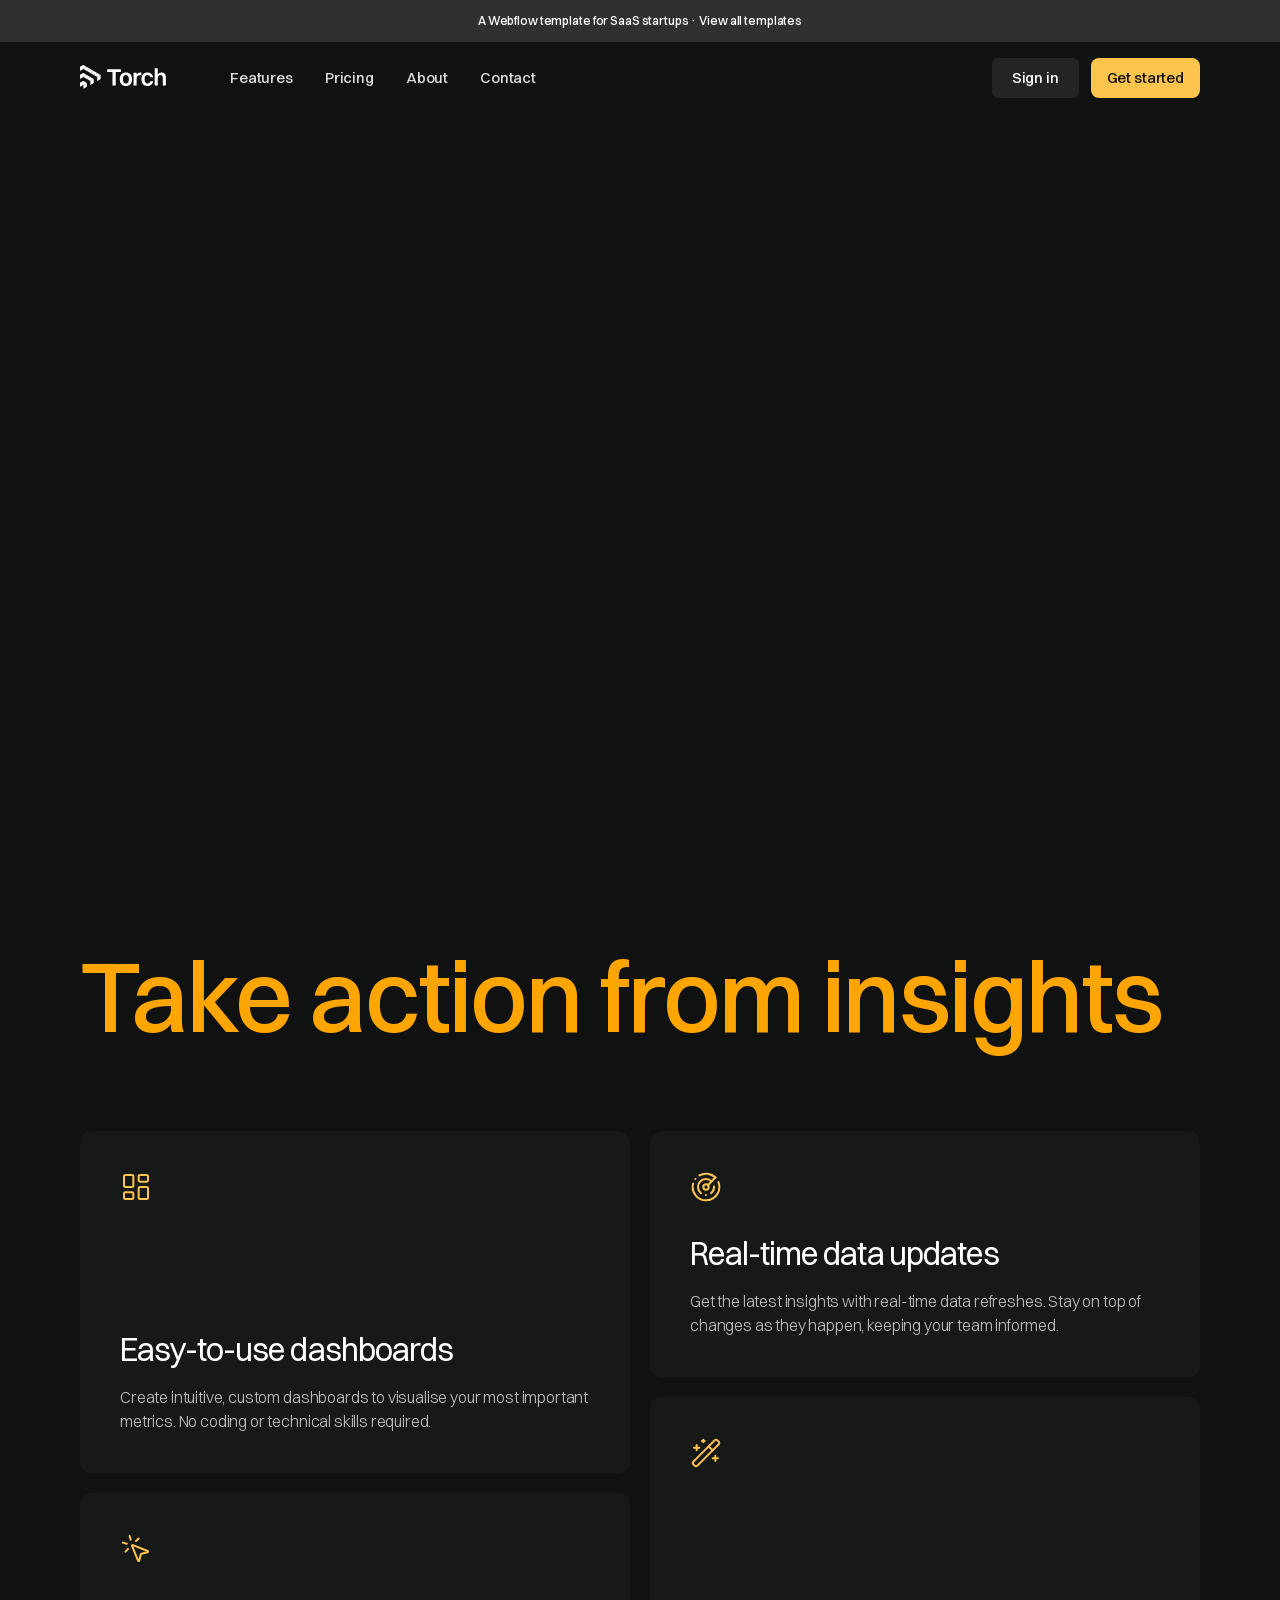
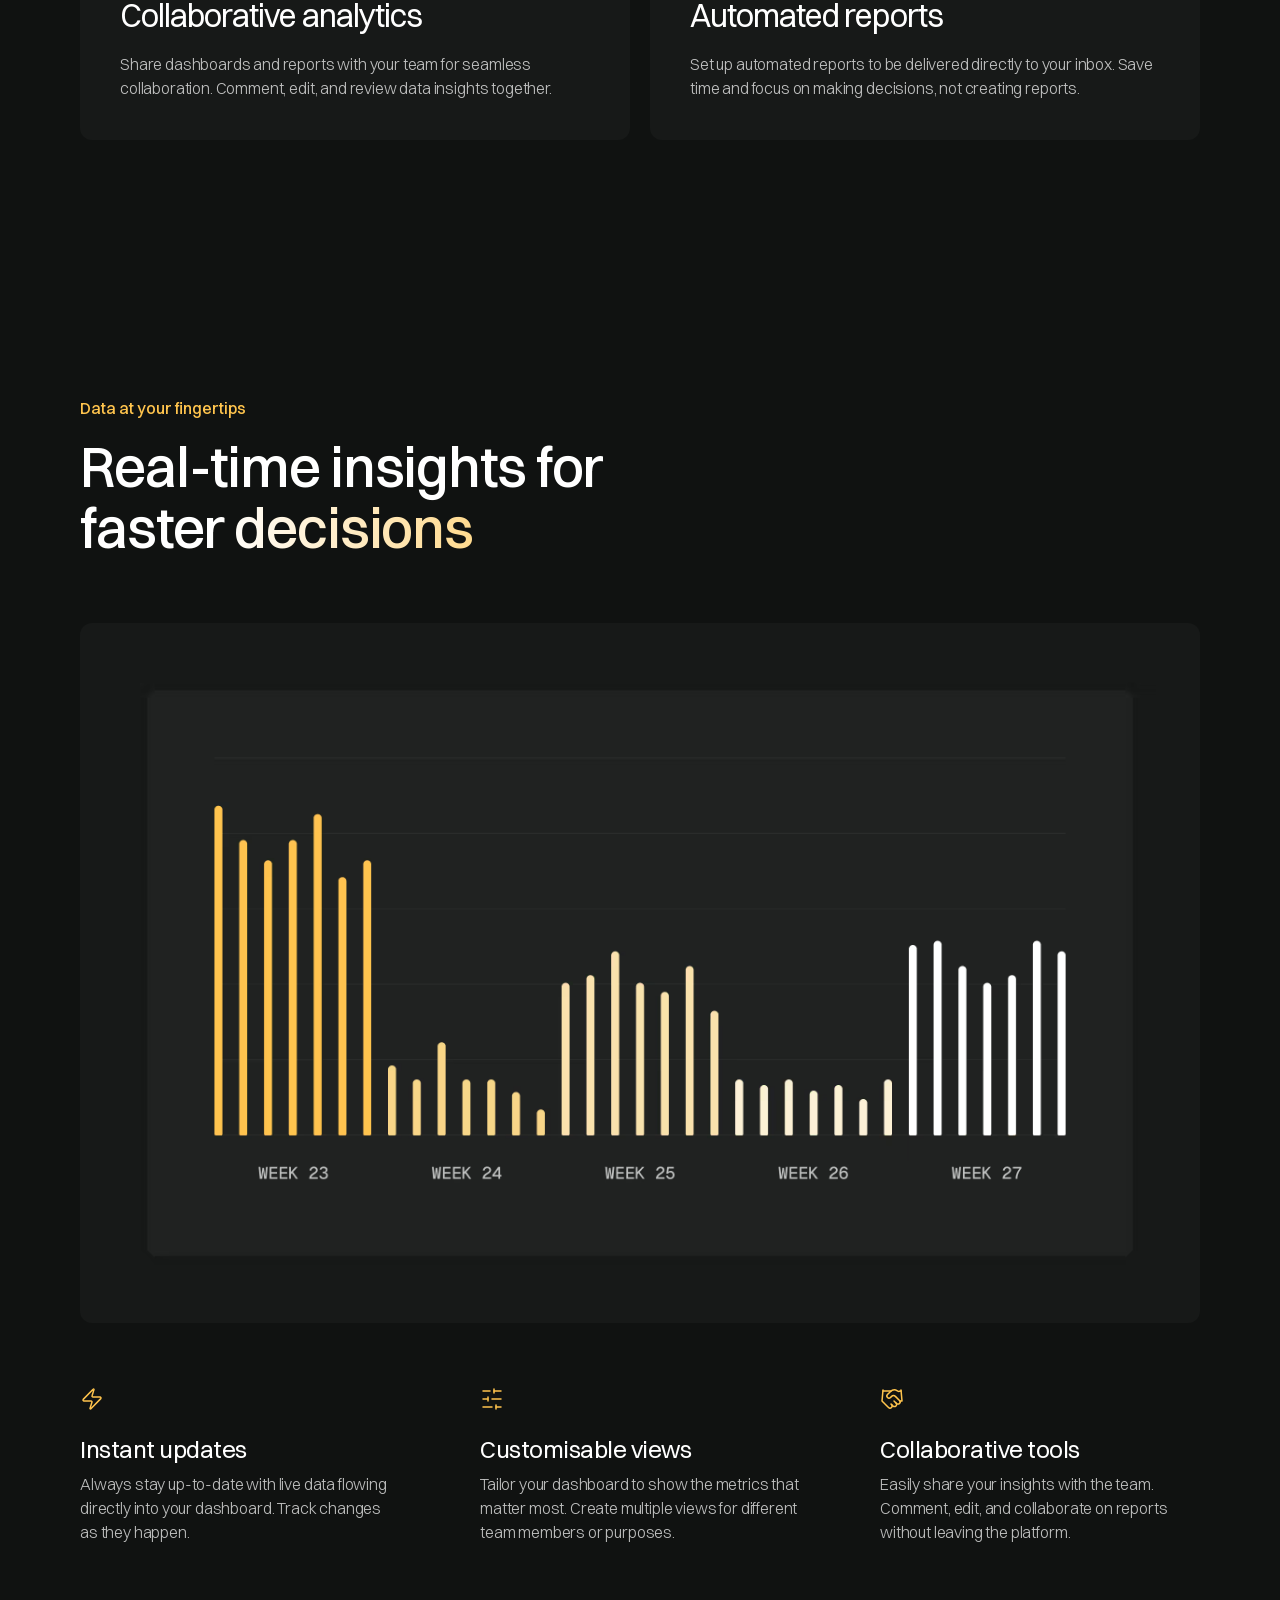
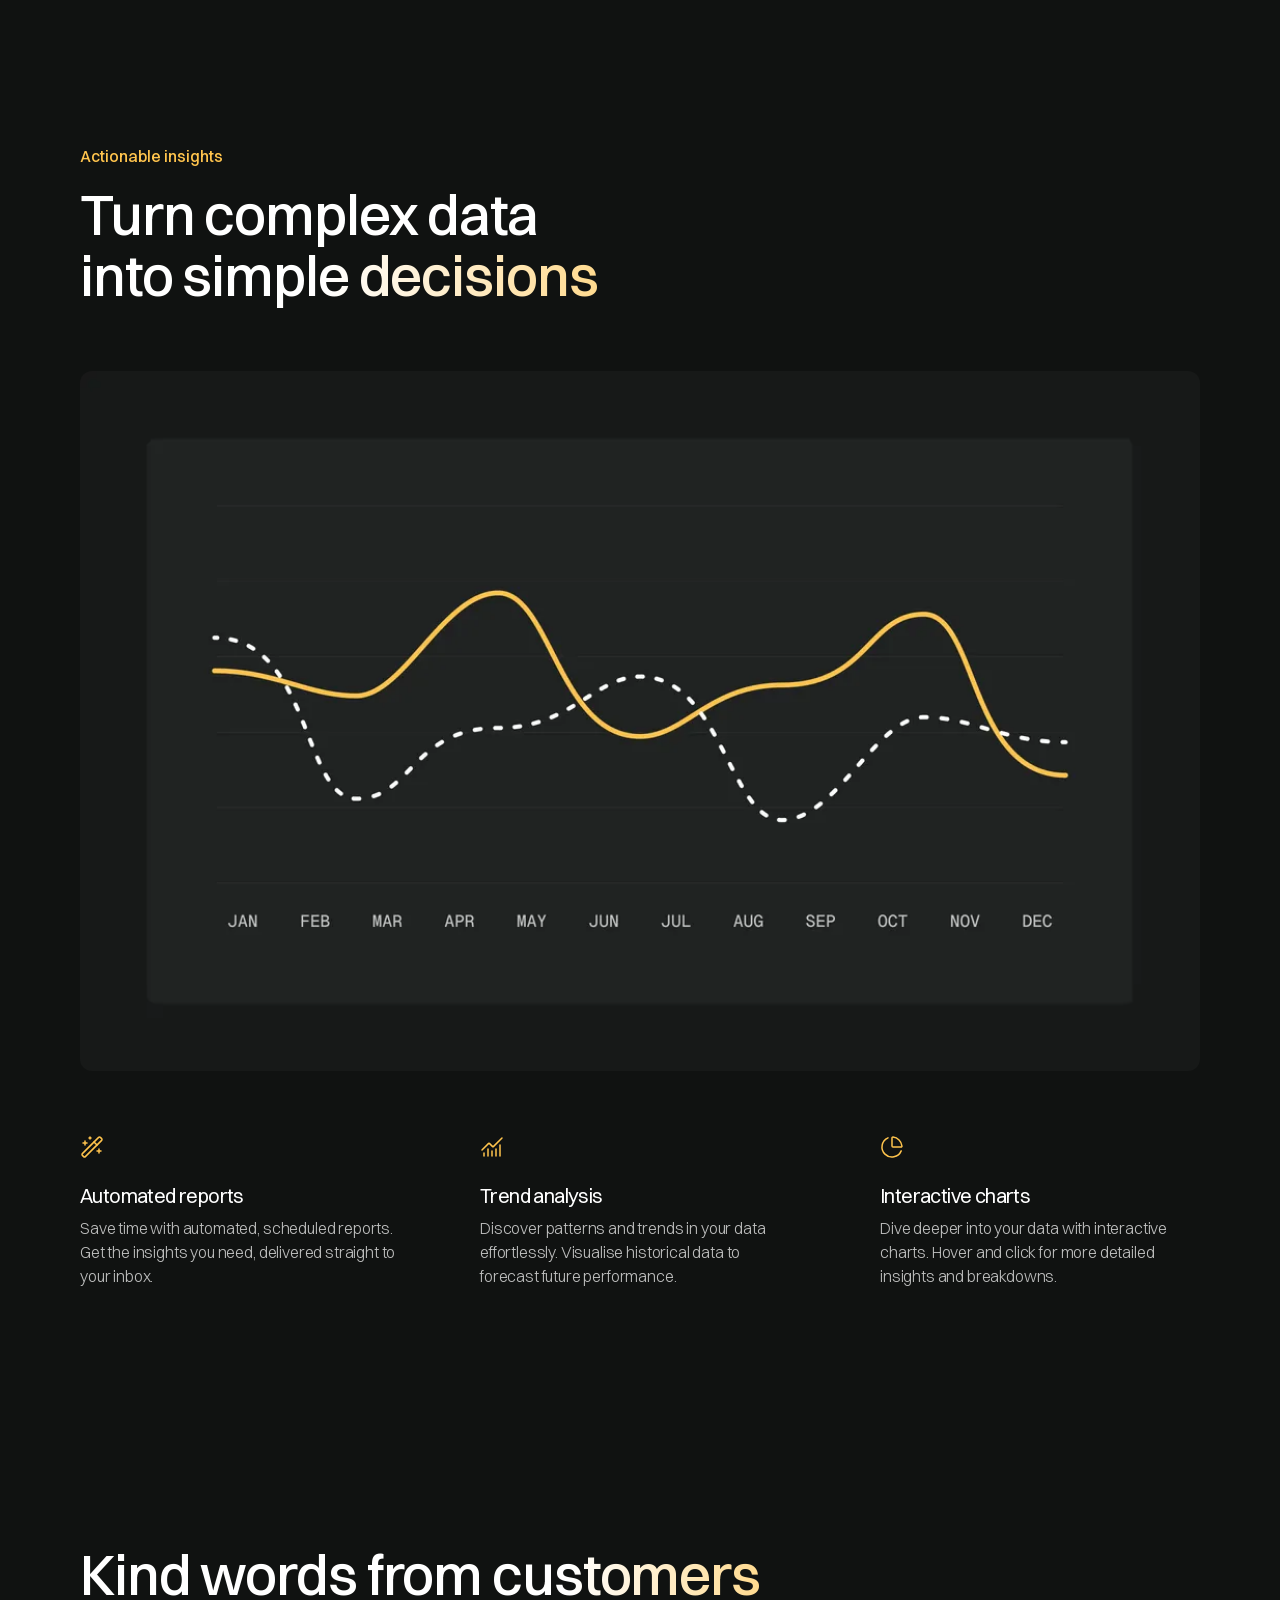
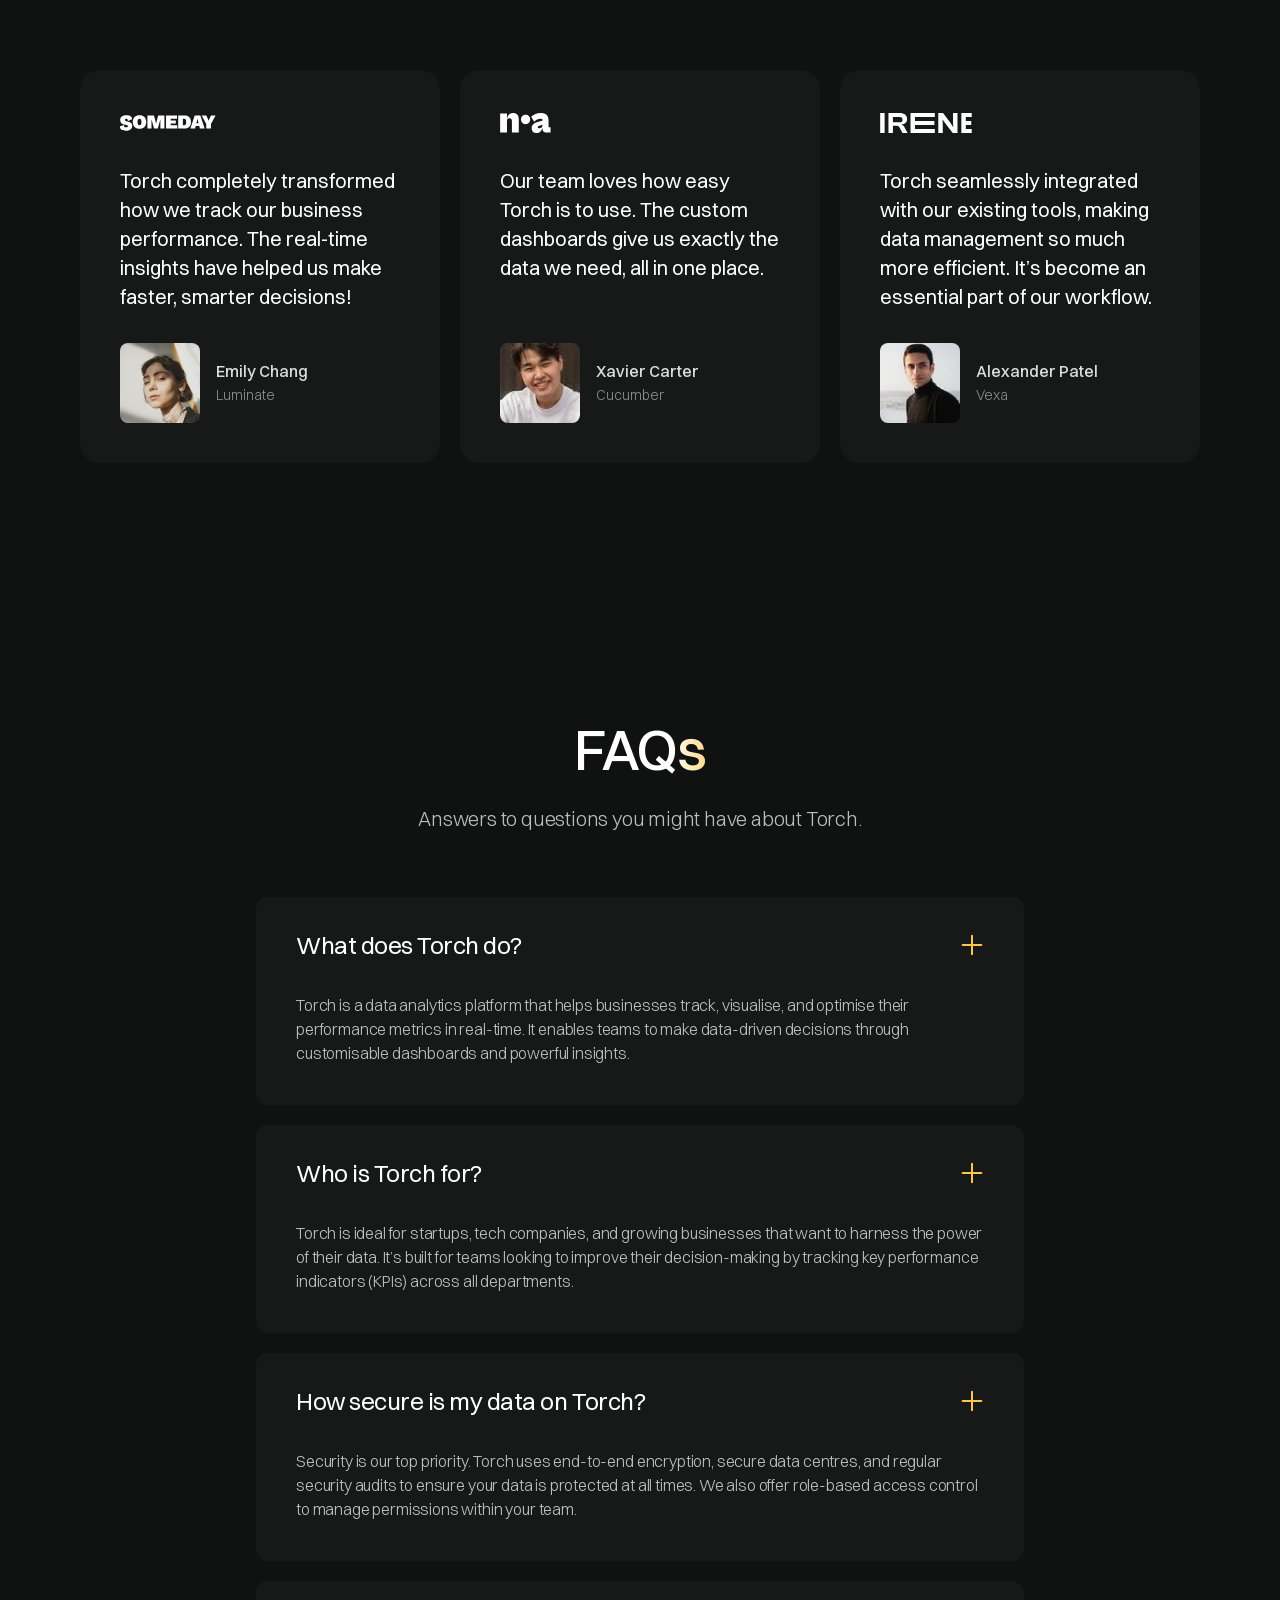
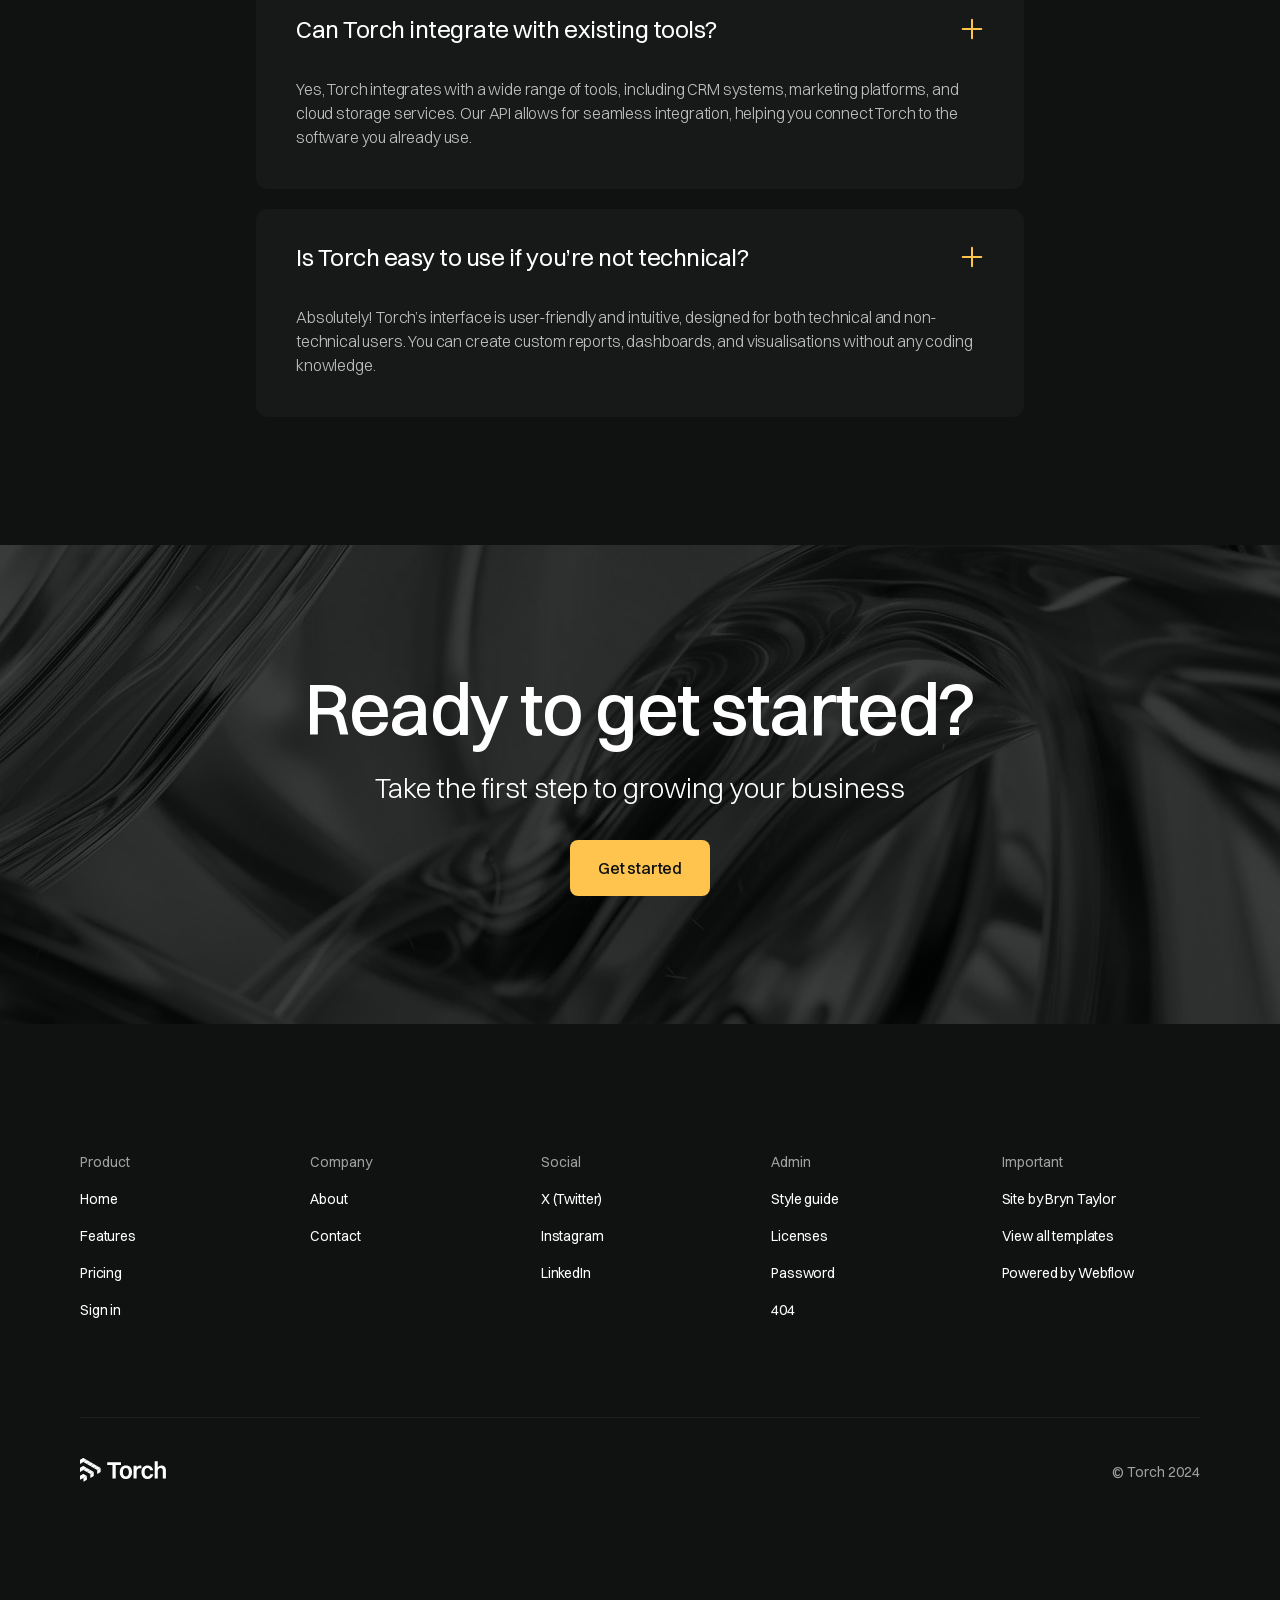
<file: index.html>
<!DOCTYPE html><!--  This site was created in Webflow. https://webflow.com  --><!--  Last Published: Thu May 01 2025 09:14:16 GMT+0000 (Coordinated Universal Time)  -->
<html data-wf-page="68133b546dc9814d99e0e4c3" data-wf-site="68133b546dc9814d99e0e4d4" lang="en">
<head>
  <meta charset="utf-8">
  <title>Torch · Webflow HTML website template</title>
  <meta content="Torch is a high-quality template for SaaS tech startups. It has multiple pages, sections and components to suit your needs. Take your company&#x27;s online presence to the next level." name="description">
  <meta content="Torch · Webflow HTML website template" property="og:title">
  <meta content="Torch is a high-quality template for SaaS tech startups. It has multiple pages, sections and components to suit your needs. Take your company&#x27;s online presence to the next level." property="og:description">
  <meta content="https://cdn.prod.website-files.com/66fad496e2674af9c6f8f4ef/6703e5e87c9ca1599100560c_torch-opengraph-image.png" property="og:image">
  <meta content="Torch · Webflow HTML website template" property="twitter:title">
  <meta content="Torch is a high-quality template for SaaS tech startups. It has multiple pages, sections and components to suit your needs. Take your company&#x27;s online presence to the next level." property="twitter:description">
  <meta content="https://cdn.prod.website-files.com/66fad496e2674af9c6f8f4ef/6703e5e87c9ca1599100560c_torch-opengraph-image.png" property="twitter:image">
  <meta property="og:type" content="website">
  <meta content="summary_large_image" name="twitter:card">
  <meta content="width=device-width, initial-scale=1" name="viewport">
  <meta content="Webflow" name="generator">
  <link href="css/normalize.css" rel="stylesheet" type="text/css">
  <link href="css/webflow.css" rel="stylesheet" type="text/css">
  <link href="css/vs-code-activity-d28e634aacc5f00c97586e.webflow.css" rel="stylesheet" type="text/css">
  <script type="text/javascript">!function(o,c){var n=c.documentElement,t=" w-mod-";n.className+=t+"js",("ontouchstart"in o||o.DocumentTouch&&c instanceof DocumentTouch)&&(n.className+=t+"touch")}(window,document);</script>
  <link href="images/favicon.png" rel="shortcut icon" type="image/x-icon">
  <link href="images/webclip.png" rel="apple-touch-icon">
</head>
<body>
  <a href="https://www.bryntaylor.co.uk/platform/webflow?ref=template" target="_blank" class="section banner w-inline-block">
    <div class="container-large">
      <div>A Webflow template for SaaS startups · View all templates</div>
    </div>
  </a>
  <div data-animation="default" class="nav w-nav" data-easing2="ease" fs-scrolldisable-element="smart-nav" data-easing="ease" data-collapse="medium" data-w-id="abad23f6-3206-d95e-518e-2548f4c46996" role="banner" data-duration="400">
    <div class="nav-container">
      <div class="logo-wrapper">
        <a href="index.html" aria-current="page" class="logo w-nav-brand w--current"><img src="images/torch-logo.svg" loading="lazy" width="Auto" height="24" alt="Logo"></a>
        <nav role="navigation" id="w-node-abad23f6-3206-d95e-518e-2548f4c4699b-f4c46996" class="nav-menu w-nav-menu">
          <a href="features.html" class="nav-link w-nav-link">Features</a>
          <a href="pricing.html" class="nav-link w-nav-link">Pricing</a>
          <a href="about.html" class="nav-link w-nav-link">About</a>
          <a href="contact.html" class="nav-link w-nav-link">Contact</a>
        </nav>
      </div>
      <div id="w-node-abad23f6-3206-d95e-518e-2548f4c469b0-f4c46996" class="actions-wrapper">
        <a href="sign-in.html" class="button-secondary small hide-mobile-portrait w-button">Sign in</a>
        <a href="#" class="button small hide-mobile-portrait w-button">Get started</a>
        <div class="nav-menu-button w-nav-button">
          <div class="menu-icon">
            <div class="menu-icon-line-top"></div>
            <div class="menu-icon-line-bottom"></div>
          </div>
        </div>
      </div>
    </div>
  </div>
  <section class="section">
    <div class="container-large">
      <div class="header-layout">
        <div class="header-content">
          <h1 data-w-id="05c97b58-b1ac-eabe-afbc-3861dce3b03f" style="-webkit-transform:translate3d(0, 24px, 0) scale3d(1, 1, 1) rotateX(0) rotateY(0) rotateZ(0) skew(0, 0);-moz-transform:translate3d(0, 24px, 0) scale3d(1, 1, 1) rotateX(0) rotateY(0) rotateZ(0) skew(0, 0);-ms-transform:translate3d(0, 24px, 0) scale3d(1, 1, 1) rotateX(0) rotateY(0) rotateZ(0) skew(0, 0);transform:translate3d(0, 24px, 0) scale3d(1, 1, 1) rotateX(0) rotateY(0) rotateZ(0) skew(0, 0);opacity:0" class="heading extra-large"><span class="text-gradient-overlay">Powerful Noel Insights</span></h1>
          <div class="spacer-32"></div>
          <p data-w-id="05c97b58-b1ac-eabe-afbc-3861dce3b041" style="-webkit-transform:translate3d(0, 24px, 0) scale3d(1, 1, 1) rotateX(0) rotateY(0) rotateZ(0) skew(0, 0);-moz-transform:translate3d(0, 24px, 0) scale3d(1, 1, 1) rotateX(0) rotateY(0) rotateZ(0) skew(0, 0);-ms-transform:translate3d(0, 24px, 0) scale3d(1, 1, 1) rotateX(0) rotateY(0) rotateZ(0) skew(0, 0);transform:translate3d(0, 24px, 0) scale3d(1, 1, 1) rotateX(0) rotateY(0) rotateZ(0) skew(0, 0);opacity:0" class="paragraph large">Torch makes data analysis easy for everyone. Visualise key metrics, track performance, and discover trends without needing a data science background.</p>
          <div class="spacer-32"></div>
          <div class="button-group">
            <a data-w-id="05c97b58-b1ac-eabe-afbc-3861dce3b045" style="-webkit-transform:translate3d(0, 24px, 0) scale3d(1, 1, 1) rotateX(0) rotateY(0) rotateZ(0) skew(0, 0);-moz-transform:translate3d(0, 24px, 0) scale3d(1, 1, 1) rotateX(0) rotateY(0) rotateZ(0) skew(0, 0);-ms-transform:translate3d(0, 24px, 0) scale3d(1, 1, 1) rotateX(0) rotateY(0) rotateZ(0) skew(0, 0);transform:translate3d(0, 24px, 0) scale3d(1, 1, 1) rotateX(0) rotateY(0) rotateZ(0) skew(0, 0);opacity:0" href="pricing.html" class="button w-button">Get started</a>
            <a href="/contact.html" data-w-id="05c97b58-b1ac-eabe-afbc-3861dce3b047" style="-webkit-transform:translate3d(0, 24px, 0) scale3d(1, 1, 1) rotateX(0) rotateY(0) rotateZ(0) skew(0, 0);-moz-transform:translate3d(0, 24px, 0) scale3d(1, 1, 1) rotateX(0) rotateY(0) rotateZ(0) skew(0, 0);-ms-transform:translate3d(0, 24px, 0) scale3d(1, 1, 1) rotateX(0) rotateY(0) rotateZ(0) skew(0, 0);transform:translate3d(0, 24px, 0) scale3d(1, 1, 1) rotateX(0) rotateY(0) rotateZ(0) skew(0, 0);opacity:0" class="make-me-pretty w-button">Learn more</a>
          </div>
          <div class="spacer-64"></div>
          <div data-w-id="2469359d-caa4-0f3d-e0f9-ac9d68bc0583" style="-webkit-transform:translate3d(0, 24px, 0) scale3d(1, 1, 1) rotateX(0) rotateY(0) rotateZ(0) skew(0, 0);-moz-transform:translate3d(0, 24px, 0) scale3d(1, 1, 1) rotateX(0) rotateY(0) rotateZ(0) skew(0, 0);-ms-transform:translate3d(0, 24px, 0) scale3d(1, 1, 1) rotateX(0) rotateY(0) rotateZ(0) skew(0, 0);transform:translate3d(0, 24px, 0) scale3d(1, 1, 1) rotateX(0) rotateY(0) rotateZ(0) skew(0, 0);opacity:0" class="social-proof-logos-wrapper"><img src="images/logo-1.svg" loading="lazy" alt="Logo" class="social-proof-logo"><img src="images/logo-2.svg" loading="lazy" alt="Logo" class="social-proof-logo"><img src="images/logo-4.svg" loading="lazy" alt="Logo" class="social-proof-logo"><img src="images/logo-3.svg" loading="lazy" alt="Logo" class="social-proof-logo"></div>
        </div>
        <div class="image-wrapper"><img class="hero-image" src="images/Ethereal-Abstract-Art_1Ethereal Abstract Art.avif" alt="Product image" style="opacity:0;-webkit-transform:translate3d(0, 24px, 0) scale3d(1, 1, 1) rotateX(0) rotateY(0) rotateZ(0) skew(0, 0);-moz-transform:translate3d(0, 24px, 0) scale3d(1, 1, 1) rotateX(0) rotateY(0) rotateZ(0) skew(0, 0);-ms-transform:translate3d(0, 24px, 0) scale3d(1, 1, 1) rotateX(0) rotateY(0) rotateZ(0) skew(0, 0);transform:translate3d(0, 24px, 0) scale3d(1, 1, 1) rotateX(0) rotateY(0) rotateZ(0) skew(0, 0)" sizes="(max-width: 479px) 100vw, (max-width: 767px) 83vw, (max-width: 991px) 87vw, 38vw" data-w-id="d5a852ed-62d2-ecf7-eaf5-3b02d986643e" loading="lazy" ></div>
      </div>
    </div>
  </section>
  <section class="section">
    <div id="learn-more" class="container-large">
      <h2 class="my-class">Take action from insights</h2>
      <div class="spacer-80"></div>
      <div class="w-layout-grid card-list">
        <div id="w-node-_38f718e7-ef7d-cf1b-5d32-9110617504c1-617504ba" class="card-item"><img src="images/layout-dashboard.svg" loading="lazy" alt="Dashboard icon" class="icon-large">
          <div class="spacer-128"></div>
          <h3 class="heading medium">Easy-to-use dashboards</h3>
          <div class="spacer-16"></div>
          <p class="paragraph">Create intuitive, custom dashboards to visualise your most important metrics. No coding or technical skills required.</p>
        </div>
        <div class="card-item"><img src="images/radar.svg" loading="lazy" alt="Radar icon" class="icon-large">
          <div class="spacer-32"></div>
          <h3 class="heading medium">Real-time data updates</h3>
          <div class="spacer-16"></div>
          <p class="paragraph">Get the latest insights with real-time data refreshes. Stay on top of changes as they happen, keeping your team informed.</p>
        </div>
        <div id="w-node-d05e47e2-aa32-2547-947a-66fd2ccb7be0-617504ba" class="card-item"><img src="images/wand-sparkles.svg" loading="lazy" alt="Magic icon" class="icon-large">
          <div class="spacer-128"></div>
          <h3 class="heading medium">Automated reports</h3>
          <div class="spacer-16"></div>
          <p class="paragraph">Set up automated reports to be delivered directly to your inbox. Save time and focus on making decisions, not creating reports.</p>
        </div>
        <div class="card-item"><img src="images/mouse-pointer-click.svg" loading="lazy" alt="Mouse icon" class="icon-large">
          <div class="spacer-32"></div>
          <h3 class="heading medium">Collaborative analytics</h3>
          <div class="spacer-16"></div>
          <p class="paragraph">Share dashboards and reports with your team for seamless collaboration. Comment, edit, and review data insights together.</p>
        </div>
      </div>
    </div>
  </section>
  <section class="section">
    <div class="container-large">
      <div class="features-list">
        <div class="w-layout-grid feature-item">
          <div class="feature-content">
            <div class="text-color-accent text-weight-medium">Data at your fingertips</div>
            <div class="spacer-16"></div>
            <h2 class="heading large"><span class="text-gradient-overlay">Real-time insights for faster decisions</span></h2>
          </div>
          <div class="image-wrapper"><img src="images/torch-product-image-2_1torch-product-image-2.avif" loading="lazy" sizes="(max-width: 479px) 100vw, (max-width: 767px) 83vw, (max-width: 991px) 87vw, 84vw" srcset="images/torch-product-image-2_1torch-product-image-2.avif 500w, images/torch-product-image-2_1torch-product-image-2.avif 800w, images/torch-product-image-2_1torch-product-image-2.avif 2400w" alt="Product image" class="feature-image"></div>
          <div class="grid-3-column">
            <div class="benefit-item"><img src="images/zap.svg" loading="lazy" alt="Zap icon" class="icon-medium">
              <div class="spacer-24"></div>
              <h3 class="heading regular">Instant updates</h3>
              <div class="spacer-8"></div>
              <p class="paragraph">Always stay up-to-date with live data flowing directly into your dashboard. Track changes as they happen.</p>
            </div>
            <div class="benefit-item"><img src="images/sliders-horizontal.svg" loading="lazy" alt="Sliders icon" class="icon-medium">
              <div class="spacer-24"></div>
              <h3 class="heading regular">Customisable views</h3>
              <div class="spacer-8"></div>
              <p class="paragraph">Tailor your dashboard to show the metrics that matter most. Create multiple views for different team members or purposes.</p>
            </div>
            <div class="benefit-item"><img src="images/handshake.svg" loading="lazy" alt="Handshake icon" class="icon-medium">
              <div class="spacer-24"></div>
              <h3 class="heading regular">Collaborative tools</h3>
              <div class="spacer-8"></div>
              <p class="paragraph">Easily share your insights with the team. Comment, edit, and collaborate on reports without leaving the platform.</p>
            </div>
          </div>
        </div>
        <div class="w-layout-grid feature-item">
          <div class="feature-content">
            <div class="text-color-accent text-weight-medium">Actionable insights</div>
            <div class="spacer-16"></div>
            <h2 class="heading large"><span class="text-gradient-overlay">Turn complex data into simple decisions</span></h2>
          </div>
          <div class="image-wrapper"><img src="images/torch-product-image-3_1torch-product-image-3.avif" loading="lazy" sizes="(max-width: 479px) 100vw, (max-width: 767px) 83vw, (max-width: 991px) 87vw, 84vw" srcset="images/torch-product-image-3_1torch-product-image-3.avif 500w, images/torch-product-image-3_1torch-product-image-3.avif 800w, images/torch-product-image-3_1torch-product-image-3.avif 1080w, images/torch-product-image-3_1torch-product-image-3.avif 2400w" alt="Product image" class="feature-image"></div>
          <div class="grid-3-column">
            <div class="benefit-item"><img src="images/wand-sparkles.svg" loading="lazy" alt="Magic icon" class="icon-medium">
              <div class="spacer-24"></div>
              <h3 class="heading small">Automated reports</h3>
              <div class="spacer-8"></div>
              <p class="paragraph">Save time with automated, scheduled reports. Get the insights you need, delivered straight to your inbox.</p>
            </div>
            <div class="benefit-item"><img src="images/chart-no-axes-combined.svg" loading="lazy" alt="Chart icon" class="icon-medium">
              <div class="spacer-24"></div>
              <h3 class="heading small">Trend analysis</h3>
              <div class="spacer-8"></div>
              <p class="paragraph">Discover patterns and trends in your data effortlessly. Visualise historical data to forecast future performance.</p>
            </div>
            <div class="benefit-item"><img src="images/chart-pie.svg" loading="lazy" alt="Pie icon" class="icon-medium">
              <div class="spacer-24"></div>
              <h3 class="heading small">Interactive charts</h3>
              <div class="spacer-8"></div>
              <p class="paragraph">Dive deeper into your data with interactive charts. Hover and click for more detailed insights and breakdowns.</p>
            </div>
          </div>
        </div>
      </div>
    </div>
  </section>
  <section class="section">
    <div class="container-large">
      <h2 class="heading large"><span class="text-gradient-overlay">Kind words from customers</span></h2>
      <div class="spacer-64"></div>
      <div class="w-layout-grid testimonials-list">
        <div class="testimonials-card">
          <div class="testimonials-content-top"><img src="images/logo-1.svg" loading="lazy" alt="Logo" class="testimonial-logo">
            <div class="spacer-32"></div>
            <div class="paragraph large">Torch completely transformed how we track our business performance. The real-time insights have helped us make faster, smarter decisions!</div>
            <div class="spacer-32"></div>
          </div>
          <div class="testimonial-details">
            <div class="testimonial-image-wrapper"><img src="images/pexels-olena-bohovyk-3646160_1pexels-olena-bohovyk-3646160.avif" loading="lazy" alt="" class="testimonial-image"></div>
            <div class="testimonial-details-text">
              <div class="paragraph text-weight-medium">Emily Chang</div>
              <div class="text-color-muted">
                <div class="paragraph small">Luminate</div>
              </div>
            </div>
          </div>
        </div>
        <div class="testimonials-card">
          <div class="testimonials-content-top"><img src="images/logo-3.svg" loading="lazy" width="Auto" height="Auto" alt="Logo" class="testimonial-logo">
            <div class="spacer-32"></div>
            <div class="paragraph large">Our team loves how easy Torch is to use. The custom dashboards give us exactly the data we need, all in one place.</div>
            <div class="spacer-32"></div>
          </div>
          <div class="testimonial-details">
            <div class="testimonial-image-wrapper"><img src="images/pexels-monstera-5384445_1pexels-monstera-5384445.avif" loading="lazy" alt="" class="testimonial-image"></div>
            <div class="testimonial-details-text">
              <div class="paragraph text-weight-medium">Xavier Carter</div>
              <div class="text-color-muted">
                <div class="paragraph small">Cucumber</div>
              </div>
            </div>
          </div>
        </div>
        <div class="testimonials-card">
          <div class="testimonials-content-top"><img src="images/logo-4.svg" loading="lazy" alt="Logo" class="testimonial-logo">
            <div class="spacer-32"></div>
            <div class="paragraph large">Torch seamlessly integrated with our existing tools, making data management so much more efficient. It’s become an essential part of our workflow.</div>
            <div class="spacer-32"></div>
          </div>
          <div class="testimonial-details">
            <div class="testimonial-image-wrapper"><img src="images/pexels-amir-esrafili-6274712_1pexels-amir-esrafili-6274712.avif" loading="lazy" alt="" class="testimonial-image"></div>
            <div class="testimonial-details-text">
              <div class="paragraph text-weight-medium">Alexander Patel</div>
              <div class="text-color-muted">
                <div class="paragraph small">Vexa</div>
              </div>
            </div>
          </div>
        </div>
      </div>
    </div>
  </section>
  <section class="section">
    <div class="container-small">
      <div class="w-layout-grid faq-wrapper">
        <div class="faq-content">
          <h2><span class="text-gradient-overlay">FAQs</span></h2>
          <div class="spacer-24"></div>
          <p class="paragraph large">Answers to questions you might have about Torch.</p>
        </div>
        <div class="w-layout-grid faq-list">
          <div class="faq-accordion">
            <div data-w-id="ec766c24-12b7-b94d-ff49-9f5d83ef1eb9" class="faq-question">
              <h3 class="heading regular">What does Torch do?</h3><img src="images/plus.svg" loading="lazy" alt="Plus icon" class="faq-icon">
            </div>
            <div class="faq-answer">
              <p>Torch is a data analytics platform that helps businesses track, visualise, and optimise their performance metrics in real-time. It enables teams to make data-driven decisions through customisable dashboards and powerful insights.</p>
              <div class="spacer-40"></div>
            </div>
          </div>
          <div class="faq-accordion">
            <div data-w-id="54dd60b7-6fa8-ef93-355b-a321568ed0f3" class="faq-question">
              <h3 class="heading regular">Who is Torch for?</h3><img src="images/plus.svg" loading="lazy" alt="Plus icon" class="faq-icon">
            </div>
            <div class="faq-answer">
              <p>Torch is ideal for startups, tech companies, and growing businesses that want to harness the power of their data. It’s built for teams looking to improve their decision-making by tracking key performance indicators (KPIs) across all departments.</p>
              <div class="spacer-40"></div>
            </div>
          </div>
          <div class="faq-accordion">
            <div data-w-id="8ab634aa-24ca-0337-fd94-c3fe5e0a7e59" class="faq-question">
              <h3 class="heading regular">How secure is my data on Torch?</h3><img src="images/plus.svg" loading="lazy" alt="Plus icon" class="faq-icon">
            </div>
            <div class="faq-answer">
              <p>Security is our top priority. Torch uses end-to-end encryption, secure data centres, and regular security audits to ensure your data is protected at all times. We also offer role-based access control to manage permissions within your team.</p>
              <div class="spacer-40"></div>
            </div>
          </div>
          <div class="faq-accordion">
            <div data-w-id="c4ba0a19-3c90-69c7-36b8-7f895b683a5d" class="faq-question">
              <h3 class="heading regular">Can Torch integrate with existing tools?</h3><img src="images/plus.svg" loading="lazy" alt="Plus icon" class="faq-icon">
            </div>
            <div class="faq-answer">
              <p>Yes, Torch integrates with a wide range of tools, including CRM systems, marketing platforms, and cloud storage services. Our API allows for seamless integration, helping you connect Torch to the software you already use.</p>
              <div class="spacer-40"></div>
            </div>
          </div>
          <div class="faq-accordion">
            <div data-w-id="ee4ae58f-1cc5-15cd-2792-90620b0aa16a" class="faq-question">
              <h3 class="heading regular">Is Torch easy to use if you’re not technical?</h3><img src="images/plus.svg" loading="lazy" alt="Plus icon" class="faq-icon">
            </div>
            <div class="faq-answer">
              <p>Absolutely! Torch’s interface is user-friendly and intuitive, designed for both technical and non-technical users. You can create custom reports, dashboards, and visualisations without any coding knowledge.</p>
              <div class="spacer-40"></div>
            </div>
          </div>
        </div>
      </div>
    </div>
  </section>
  <section class="section is-relative">
    <div class="cta-card-content">
      <div class="text-box">
        <div>
          <h2 class="heading extra-large">Ready to get started?</h2>
        </div>
        <div class="spacer-16"></div>
        <div class="paragraph extra-large">Take the first step to growing your business</div>
      </div>
      <div class="spacer-32"></div>
      <a href="#" class="button w-button">Get started</a>
    </div>
    <div class="gradient-image"></div>
  </section>
  <section class="section">
    <div class="container-large">
      <div class="footer-grid">
        <div class="footer-column">
          <div class="text-color-muted">Product</div>
          <a href="index.html" aria-current="page" class="footer-link w--current">Home</a>
          <a href="features.html" class="footer-link">Features</a>
          <a href="pricing.html" class="footer-link">Pricing</a>
          <a href="sign-in.html" class="footer-link">Sign in</a>
        </div>
        <div class="footer-column">
          <div class="text-color-muted">Company</div>
          <a href="about.html" class="footer-link">About</a>
          <a href="contact.html" class="footer-link">Contact</a>
        </div>
        <div class="footer-column">
          <div class="text-color-muted">Social</div>
          <a href="https://x.com/" target="_blank" class="footer-link">X (Twitter)</a>
          <a href="https://www.instagram.com/" target="_blank" class="footer-link">Instagram</a>
          <a href="https://www.linkedin.com/" target="_blank" class="footer-link">LinkedIn</a>
        </div>
        <div class="footer-column">
          <div class="text-color-muted">Admin</div>
          <a href="admin/styleguide.html" class="footer-link">Style guide</a>
          <a href="admin/licenses.html" class="footer-link">Licenses</a>
          <a href="401.html" class="footer-link">Password</a>
          <a href="404.html" class="footer-link">404</a>
        </div>
        <div class="footer-column">
          <div class="text-color-muted">Important</div>
          <a href="https://www.bryntaylor.co.uk/?ref=template" target="_blank" class="footer-link">Site by Bryn Taylor</a>
          <a href="https://www.bryntaylor.co.uk/platform/webflow?ref=template" target="_blank" class="footer-link">View all templates</a>
          <a href="https://webflow.com/" target="_blank" class="footer-link">Powered by Webflow</a>
        </div>
      </div>
      <div class="spacer-96"></div>
      <div class="divider-line"></div>
      <div class="spacer-40"></div>
      <div class="footer-bottom">
        <a href="index.html" aria-current="page" class="logo w-nav-brand w--current"><img src="images/torch-logo.svg" loading="lazy" width="Auto" height="24" alt="Logo"></a>
        <div class="footer-link text-color-muted">© Torch 2024</div>
      </div>
    </div>
  </section>
  <script src="https://d3e54v103j8qbb.cloudfront.net/js/jquery-3.5.1.min.dc5e7f18c8.js?site=68133b546dc9814d99e0e4d4" type="text/javascript" integrity="sha256-9/aliU8dGd2tb6OSsuzixeV4y/faTqgFtohetphbbj0=" crossorigin="anonymous"></script>
  <script src="js/webflow.js" type="text/javascript"></script>
</body>
</html>
</file>
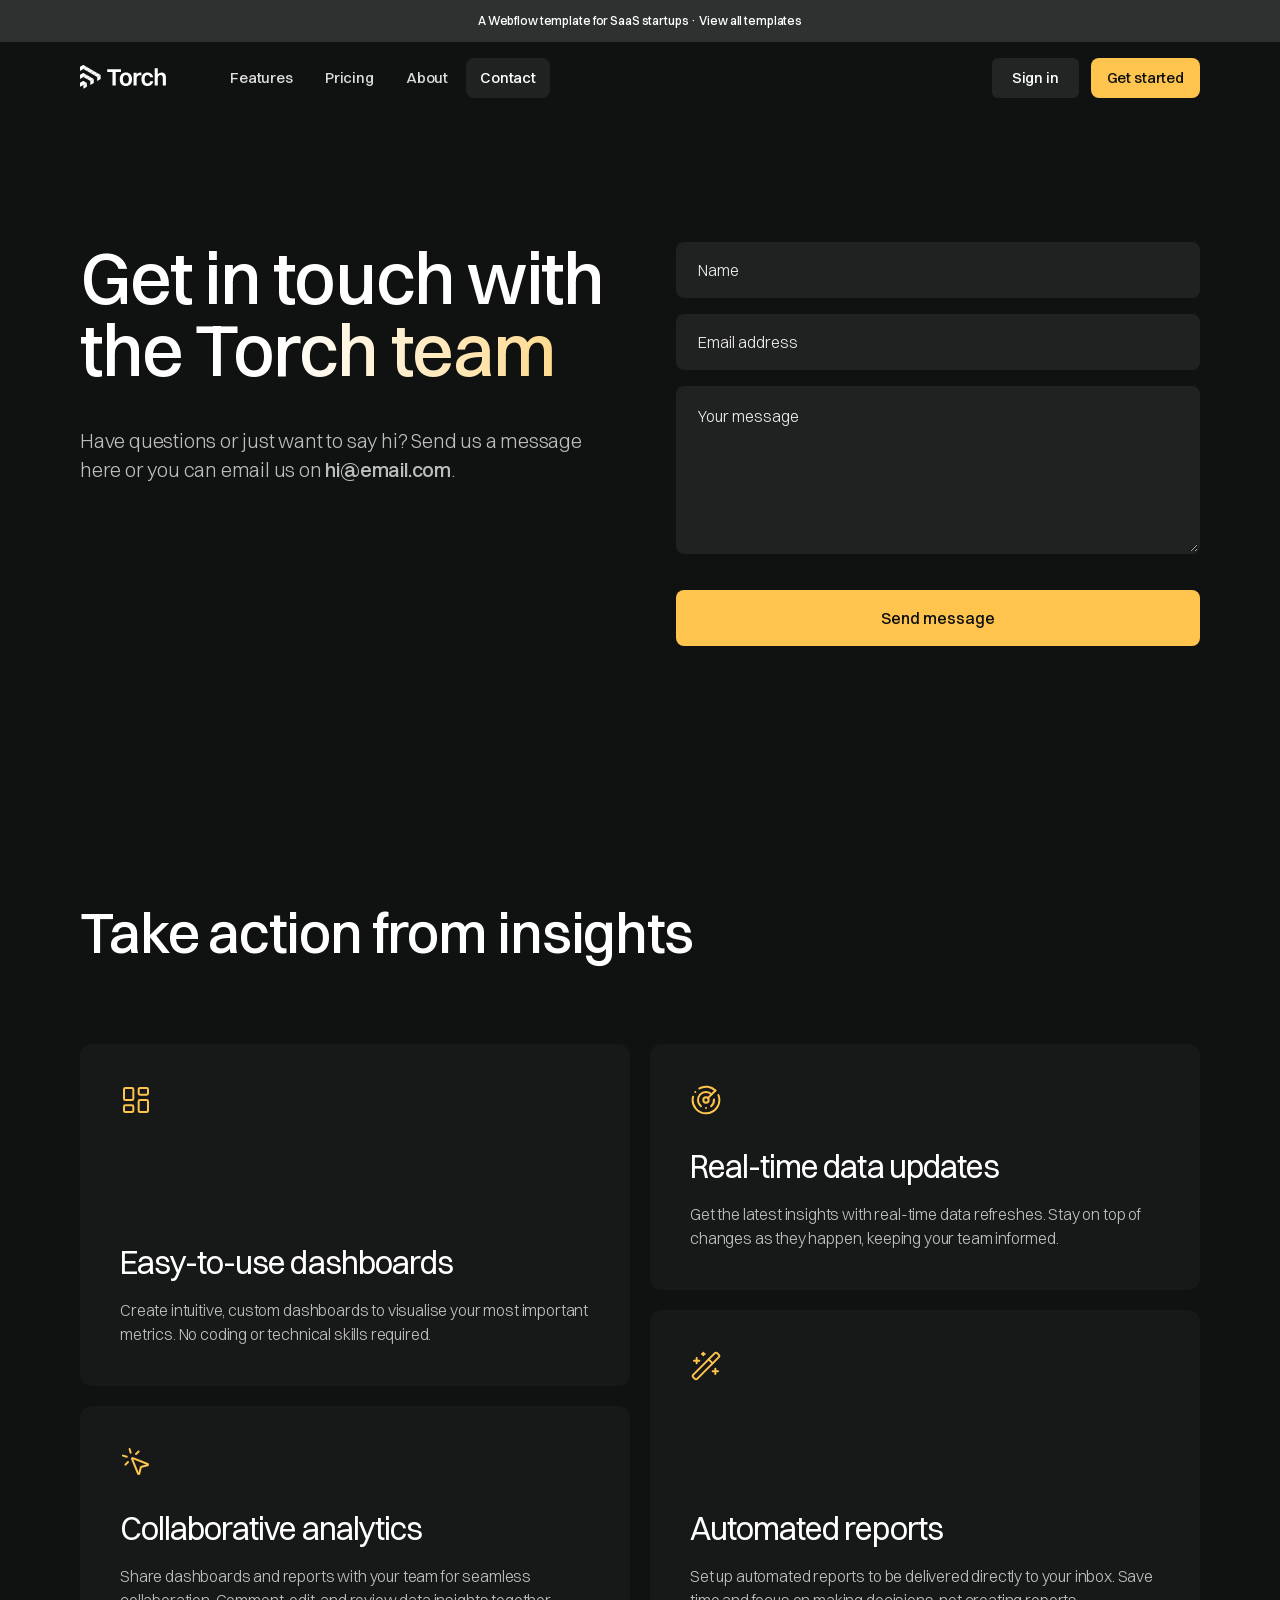
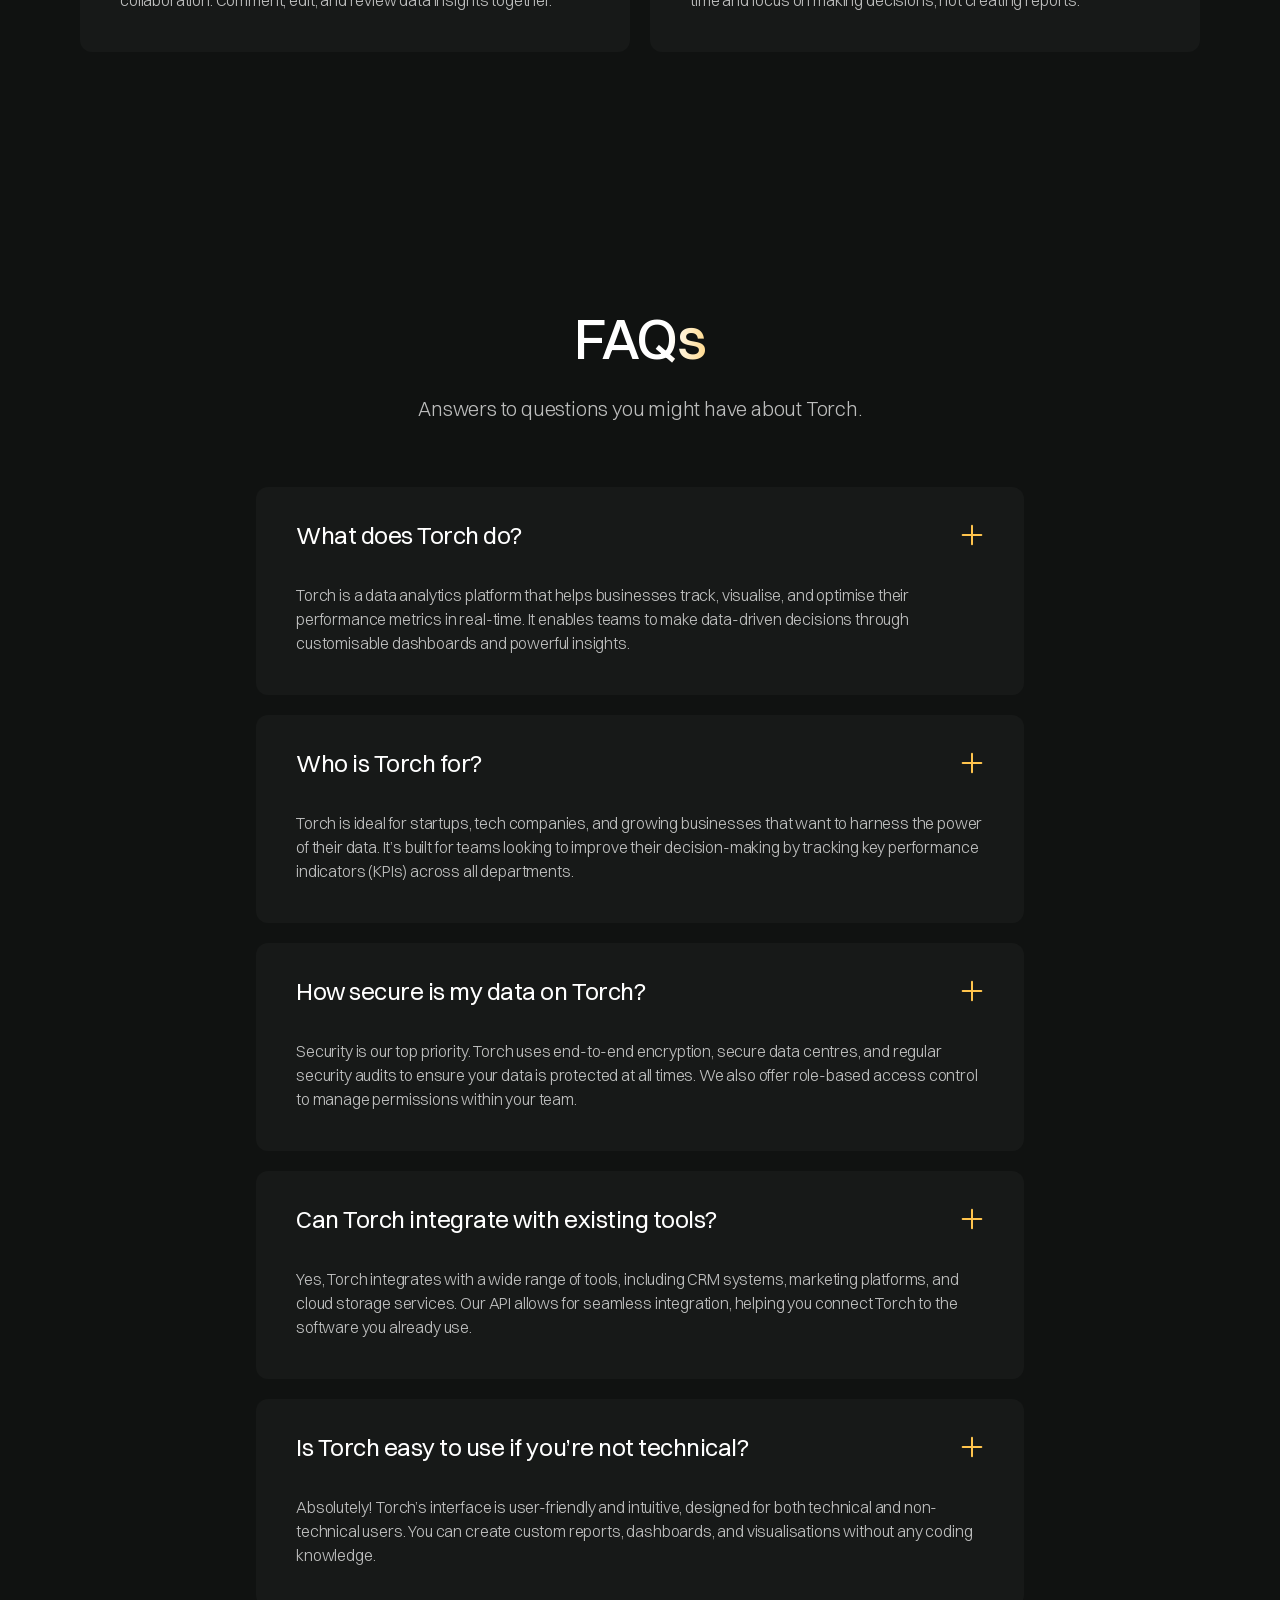
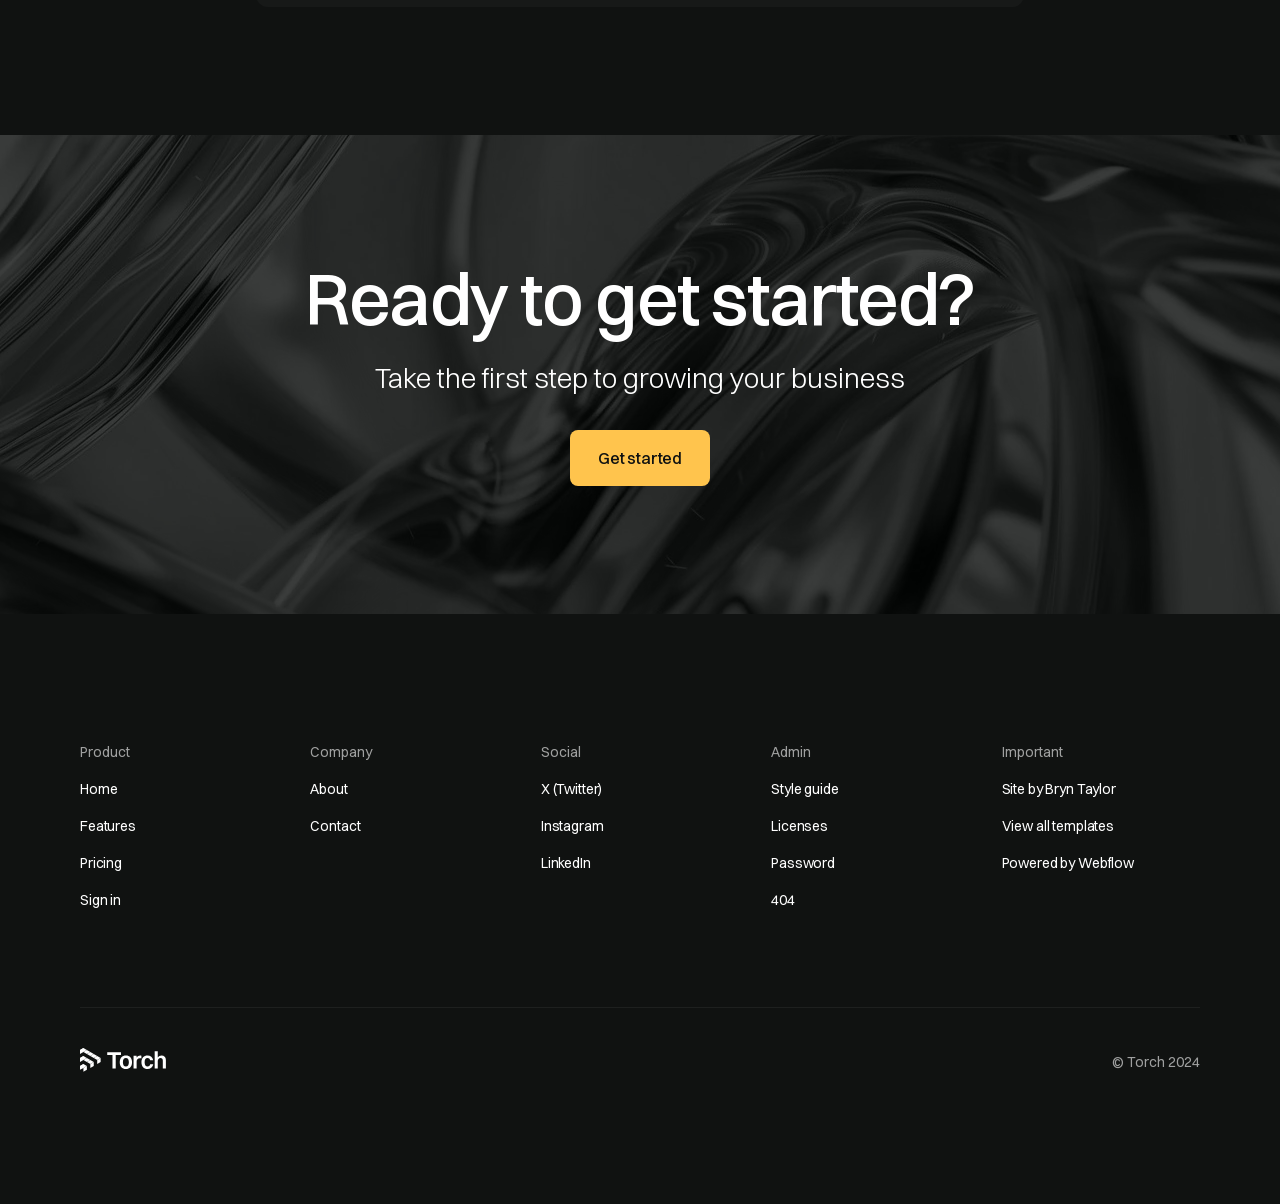
<file: contact.html>
<!DOCTYPE html><!--  This site was created in Webflow. https://webflow.com  --><!--  Last Published: Thu May 01 2025 09:14:16 GMT+0000 (Coordinated Universal Time)  -->
<html data-wf-page="68133b546dc9814d99e0e4cd" data-wf-site="68133b546dc9814d99e0e4d4" lang="en">
<head>
  <meta charset="utf-8">
  <title>Torch · Contact</title>
  <meta content="Torch is a high-quality template for SaaS tech startups. It has multiple pages, sections and components to suit your needs. Take your company&#x27;s online presence to the next level." name="description">
  <meta content="Torch · Contact" property="og:title">
  <meta content="Torch is a high-quality template for SaaS tech startups. It has multiple pages, sections and components to suit your needs. Take your company&#x27;s online presence to the next level." property="og:description">
  <meta content="https://cdn.prod.website-files.com/66fad496e2674af9c6f8f4ef/6703e5e87c9ca1599100560c_torch-opengraph-image.png" property="og:image">
  <meta content="Torch · Contact" property="twitter:title">
  <meta content="Torch is a high-quality template for SaaS tech startups. It has multiple pages, sections and components to suit your needs. Take your company&#x27;s online presence to the next level." property="twitter:description">
  <meta content="https://cdn.prod.website-files.com/66fad496e2674af9c6f8f4ef/6703e5e87c9ca1599100560c_torch-opengraph-image.png" property="twitter:image">
  <meta property="og:type" content="website">
  <meta content="summary_large_image" name="twitter:card">
  <meta content="width=device-width, initial-scale=1" name="viewport">
  <meta content="Webflow" name="generator">
  <link href="css/normalize.css" rel="stylesheet" type="text/css">
  <link href="css/webflow.css" rel="stylesheet" type="text/css">
  <link href="css/vs-code-activity-d28e634aacc5f00c97586e.webflow.css" rel="stylesheet" type="text/css">
  <script type="text/javascript">!function(o,c){var n=c.documentElement,t=" w-mod-";n.className+=t+"js",("ontouchstart"in o||o.DocumentTouch&&c instanceof DocumentTouch)&&(n.className+=t+"touch")}(window,document);</script>
  <link href="images/favicon.png" rel="shortcut icon" type="image/x-icon">
  <link href="images/webclip.png" rel="apple-touch-icon">
</head>
<body>
  <a href="https://www.bryntaylor.co.uk/platform/webflow?ref=template" target="_blank" class="section banner w-inline-block">
    <div class="container-large">
      <div>A Webflow template for SaaS startups · View all templates</div>
    </div>
  </a>
  <div data-animation="default" class="nav w-nav" data-easing2="ease" fs-scrolldisable-element="smart-nav" data-easing="ease" data-collapse="medium" data-w-id="abad23f6-3206-d95e-518e-2548f4c46996" role="banner" data-duration="400">
    <div class="nav-container">
      <div class="logo-wrapper">
        <a href="index.html" class="logo w-nav-brand"><img src="images/torch-logo.svg" loading="lazy" width="Auto" height="24" alt="Logo"></a>
        <nav role="navigation" id="w-node-abad23f6-3206-d95e-518e-2548f4c4699b-f4c46996" class="nav-menu w-nav-menu">
          <a href="features.html" class="nav-link w-nav-link">Features</a>
          <a href="pricing.html" class="nav-link w-nav-link">Pricing</a>
          <a href="about.html" class="nav-link w-nav-link">About</a>
          <a href="contact.html" aria-current="page" class="nav-link w-nav-link w--current">Contact</a>
        </nav>
      </div>
      <div id="w-node-abad23f6-3206-d95e-518e-2548f4c469b0-f4c46996" class="actions-wrapper">
        <a href="sign-in.html" class="button-secondary small hide-mobile-portrait w-button">Sign in</a>
        <a href="#" class="button small hide-mobile-portrait w-button">Get started</a>
        <div class="nav-menu-button w-nav-button">
          <div class="menu-icon">
            <div class="menu-icon-line-top"></div>
            <div class="menu-icon-line-bottom"></div>
          </div>
        </div>
      </div>
    </div>
  </div>
  <section class="section">
    <div class="container-large">
      <div class="grid-2-column">
        <div class="header-content">
          <h1 data-w-id="05c97b58-b1ac-eabe-afbc-3861dce3b03f" class="heading extra-large"><span class="text-gradient-overlay">Get in touch with the Torch team</span></h1>
          <div class="spacer-32"></div>
          <p data-w-id="05c97b58-b1ac-eabe-afbc-3861dce3b041" class="paragraph large">Have questions or just want to say hi? Send us a message here or you can email us on <a href="mailto:hi@email.com">hi@email.com</a>.</p>
        </div>
        <div class="form-block w-form">
          <form id="wf-form-Contact-Form" name="wf-form-Contact-Form" data-name="Contact Form" method="get" class="login-form" data-wf-page-id="68133b546dc9814d99e0e4cd" data-wf-element-id="f142e6f8-8b43-d96b-9586-3ca7e8487dd4"><input class="text-input w-input" maxlength="256" name="Name" data-name="Name" placeholder="Name" type="text" id="Name" required=""><input class="text-input w-input" maxlength="256" name="Email" data-name="Email" placeholder="Email address" type="email" id="Email" required=""><textarea id="Message" name="Message" maxlength="5000" data-name="Message" placeholder="Your message" required="" class="text-input area w-input"></textarea>
            <div class="spacer-4"></div><input type="submit" data-wait="Please wait..." id="w-node-f142e6f8-8b43-d96b-9586-3ca7e8487de8-99e0e4cd" class="button full-width w-button" value="Send message">
          </form>
          <div class="success-message alternate w-form-done">
            <div>Thank you, your submission has been received</div>
          </div>
          <div class="error-message w-form-fail">
            <div class="text-block">Something went wrong, please try again</div>
          </div>
        </div>
      </div>
    </div>
  </section>
  <section class="section">
    <div id="learn-more" class="container-large">
      <h2 class="heading large">Take action from insights</h2>
      <div class="spacer-80"></div>
      <div class="w-layout-grid card-list">
        <div id="w-node-_38f718e7-ef7d-cf1b-5d32-9110617504c1-617504ba" class="card-item"><img src="images/layout-dashboard.svg" loading="lazy" alt="Dashboard icon" class="icon-large">
          <div class="spacer-128"></div>
          <h3 class="heading medium">Easy-to-use dashboards</h3>
          <div class="spacer-16"></div>
          <p class="paragraph">Create intuitive, custom dashboards to visualise your most important metrics. No coding or technical skills required.</p>
        </div>
        <div class="card-item"><img src="images/radar.svg" loading="lazy" alt="Radar icon" class="icon-large">
          <div class="spacer-32"></div>
          <h3 class="heading medium">Real-time data updates</h3>
          <div class="spacer-16"></div>
          <p class="paragraph">Get the latest insights with real-time data refreshes. Stay on top of changes as they happen, keeping your team informed.</p>
        </div>
        <div id="w-node-d05e47e2-aa32-2547-947a-66fd2ccb7be0-617504ba" class="card-item"><img src="images/wand-sparkles.svg" loading="lazy" alt="Magic icon" class="icon-large">
          <div class="spacer-128"></div>
          <h3 class="heading medium">Automated reports</h3>
          <div class="spacer-16"></div>
          <p class="paragraph">Set up automated reports to be delivered directly to your inbox. Save time and focus on making decisions, not creating reports.</p>
        </div>
        <div class="card-item"><img src="images/mouse-pointer-click.svg" loading="lazy" alt="Mouse icon" class="icon-large">
          <div class="spacer-32"></div>
          <h3 class="heading medium">Collaborative analytics</h3>
          <div class="spacer-16"></div>
          <p class="paragraph">Share dashboards and reports with your team for seamless collaboration. Comment, edit, and review data insights together.</p>
        </div>
      </div>
    </div>
  </section>
  <section class="section">
    <div class="container-small">
      <div class="w-layout-grid faq-wrapper">
        <div class="faq-content">
          <h2><span class="text-gradient-overlay">FAQs</span></h2>
          <div class="spacer-24"></div>
          <p class="paragraph large">Answers to questions you might have about Torch.</p>
        </div>
        <div class="w-layout-grid faq-list">
          <div class="faq-accordion">
            <div data-w-id="ec766c24-12b7-b94d-ff49-9f5d83ef1eb9" class="faq-question">
              <h3 class="heading regular">What does Torch do?</h3><img src="images/plus.svg" loading="lazy" alt="Plus icon" class="faq-icon">
            </div>
            <div class="faq-answer">
              <p>Torch is a data analytics platform that helps businesses track, visualise, and optimise their performance metrics in real-time. It enables teams to make data-driven decisions through customisable dashboards and powerful insights.</p>
              <div class="spacer-40"></div>
            </div>
          </div>
          <div class="faq-accordion">
            <div data-w-id="54dd60b7-6fa8-ef93-355b-a321568ed0f3" class="faq-question">
              <h3 class="heading regular">Who is Torch for?</h3><img src="images/plus.svg" loading="lazy" alt="Plus icon" class="faq-icon">
            </div>
            <div class="faq-answer">
              <p>Torch is ideal for startups, tech companies, and growing businesses that want to harness the power of their data. It’s built for teams looking to improve their decision-making by tracking key performance indicators (KPIs) across all departments.</p>
              <div class="spacer-40"></div>
            </div>
          </div>
          <div class="faq-accordion">
            <div data-w-id="8ab634aa-24ca-0337-fd94-c3fe5e0a7e59" class="faq-question">
              <h3 class="heading regular">How secure is my data on Torch?</h3><img src="images/plus.svg" loading="lazy" alt="Plus icon" class="faq-icon">
            </div>
            <div class="faq-answer">
              <p>Security is our top priority. Torch uses end-to-end encryption, secure data centres, and regular security audits to ensure your data is protected at all times. We also offer role-based access control to manage permissions within your team.</p>
              <div class="spacer-40"></div>
            </div>
          </div>
          <div class="faq-accordion">
            <div data-w-id="c4ba0a19-3c90-69c7-36b8-7f895b683a5d" class="faq-question">
              <h3 class="heading regular">Can Torch integrate with existing tools?</h3><img src="images/plus.svg" loading="lazy" alt="Plus icon" class="faq-icon">
            </div>
            <div class="faq-answer">
              <p>Yes, Torch integrates with a wide range of tools, including CRM systems, marketing platforms, and cloud storage services. Our API allows for seamless integration, helping you connect Torch to the software you already use.</p>
              <div class="spacer-40"></div>
            </div>
          </div>
          <div class="faq-accordion">
            <div data-w-id="ee4ae58f-1cc5-15cd-2792-90620b0aa16a" class="faq-question">
              <h3 class="heading regular">Is Torch easy to use if you’re not technical?</h3><img src="images/plus.svg" loading="lazy" alt="Plus icon" class="faq-icon">
            </div>
            <div class="faq-answer">
              <p>Absolutely! Torch’s interface is user-friendly and intuitive, designed for both technical and non-technical users. You can create custom reports, dashboards, and visualisations without any coding knowledge.</p>
              <div class="spacer-40"></div>
            </div>
          </div>
        </div>
      </div>
    </div>
  </section>
  <section class="section is-relative">
    <div class="cta-card-content">
      <div class="text-box">
        <div>
          <h2 class="heading extra-large">Ready to get started?</h2>
        </div>
        <div class="spacer-16"></div>
        <div class="paragraph extra-large">Take the first step to growing your business</div>
      </div>
      <div class="spacer-32"></div>
      <a href="#" class="button w-button">Get started</a>
    </div>
    <div class="gradient-image"></div>
  </section>
  <section class="section">
    <div class="container-large">
      <div class="footer-grid">
        <div class="footer-column">
          <div class="text-color-muted">Product</div>
          <a href="index.html" class="footer-link">Home</a>
          <a href="features.html" class="footer-link">Features</a>
          <a href="pricing.html" class="footer-link">Pricing</a>
          <a href="sign-in.html" class="footer-link">Sign in</a>
        </div>
        <div class="footer-column">
          <div class="text-color-muted">Company</div>
          <a href="about.html" class="footer-link">About</a>
          <a href="contact.html" aria-current="page" class="footer-link w--current">Contact</a>
        </div>
        <div class="footer-column">
          <div class="text-color-muted">Social</div>
          <a href="https://x.com/" target="_blank" class="footer-link">X (Twitter)</a>
          <a href="https://www.instagram.com/" target="_blank" class="footer-link">Instagram</a>
          <a href="https://www.linkedin.com/" target="_blank" class="footer-link">LinkedIn</a>
        </div>
        <div class="footer-column">
          <div class="text-color-muted">Admin</div>
          <a href="admin/styleguide.html" class="footer-link">Style guide</a>
          <a href="admin/licenses.html" class="footer-link">Licenses</a>
          <a href="401.html" class="footer-link">Password</a>
          <a href="404.html" class="footer-link">404</a>
        </div>
        <div class="footer-column">
          <div class="text-color-muted">Important</div>
          <a href="https://www.bryntaylor.co.uk/?ref=template" target="_blank" class="footer-link">Site by Bryn Taylor</a>
          <a href="https://www.bryntaylor.co.uk/platform/webflow?ref=template" target="_blank" class="footer-link">View all templates</a>
          <a href="https://webflow.com/" target="_blank" class="footer-link">Powered by Webflow</a>
        </div>
      </div>
      <div class="spacer-96"></div>
      <div class="divider-line"></div>
      <div class="spacer-40"></div>
      <div class="footer-bottom">
        <a href="index.html" class="logo w-nav-brand"><img src="images/torch-logo.svg" loading="lazy" width="Auto" height="24" alt="Logo"></a>
        <div class="footer-link text-color-muted">© Torch 2024</div>
      </div>
    </div>
  </section>
  <script src="https://d3e54v103j8qbb.cloudfront.net/js/jquery-3.5.1.min.dc5e7f18c8.js?site=68133b546dc9814d99e0e4d4" type="text/javascript" integrity="sha256-9/aliU8dGd2tb6OSsuzixeV4y/faTqgFtohetphbbj0=" crossorigin="anonymous"></script>
  <script src="js/webflow.js" type="text/javascript"></script>
</body>
</html>
</file>
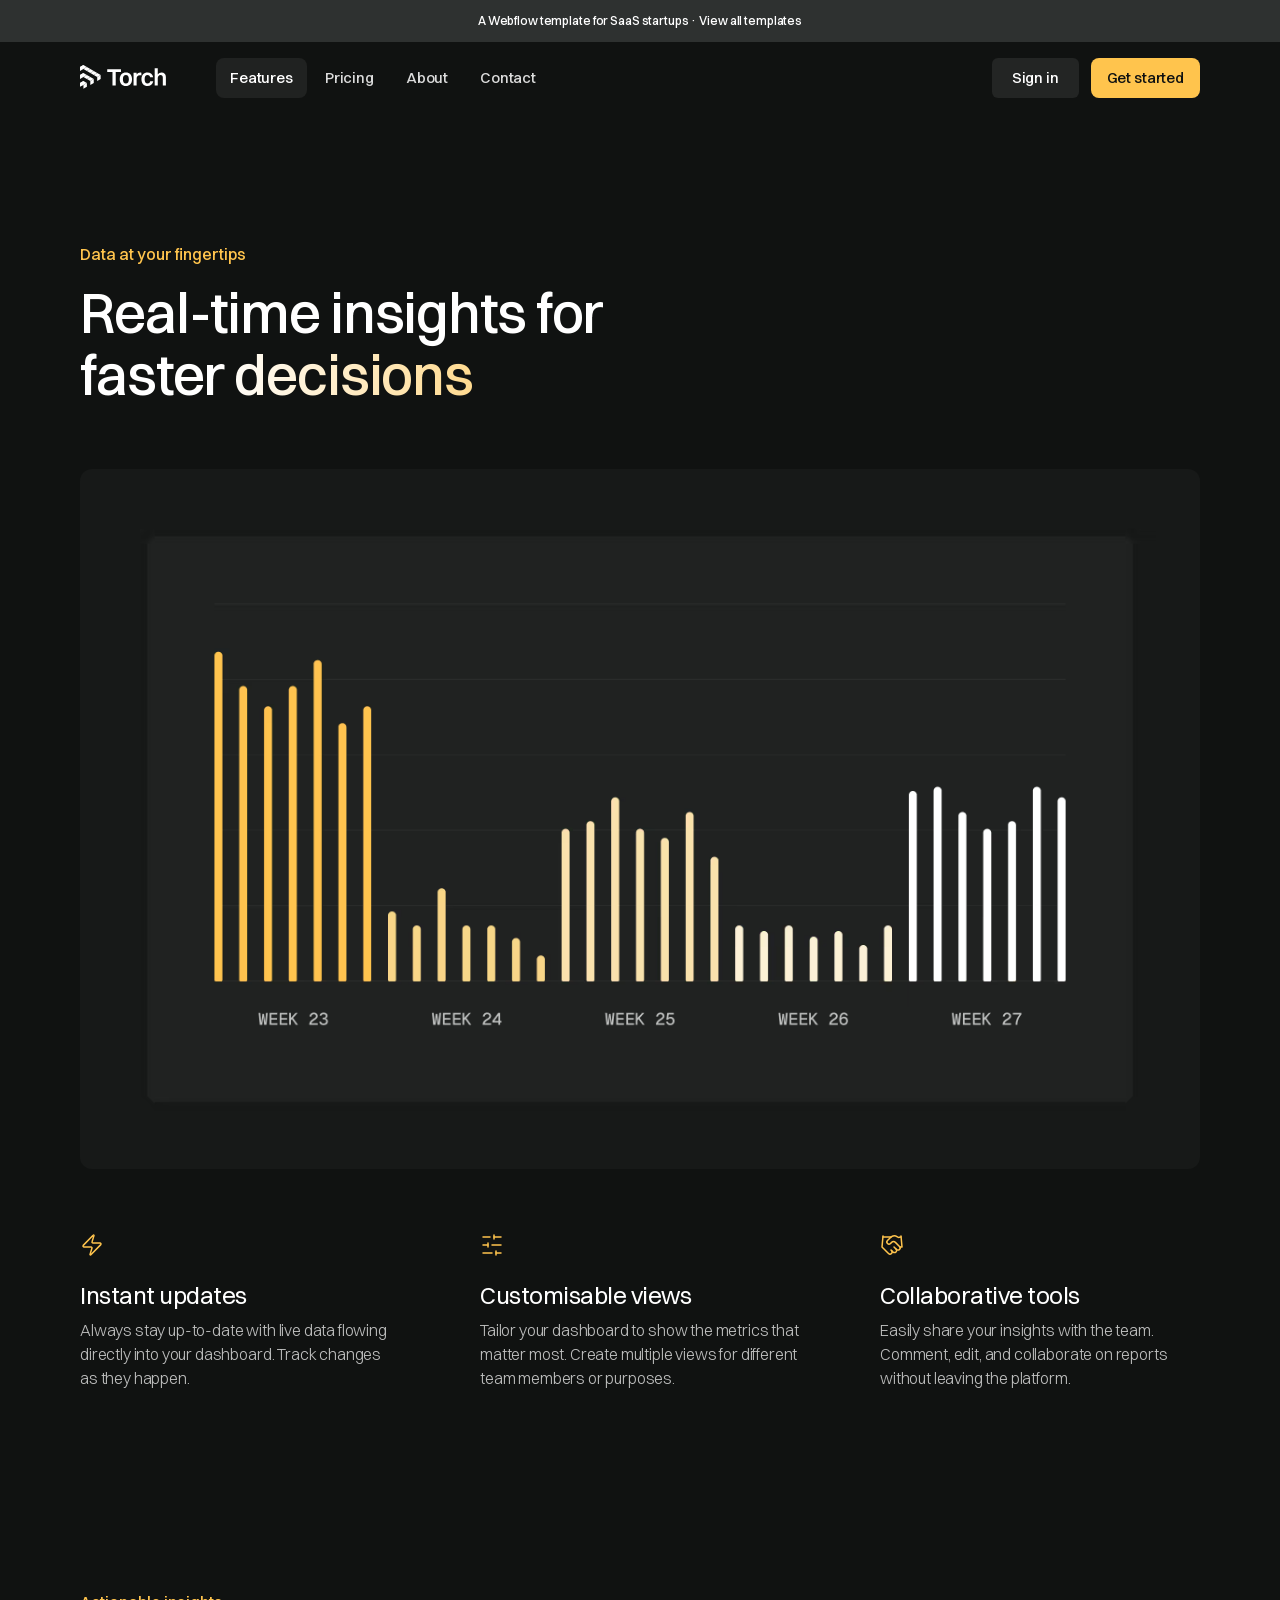
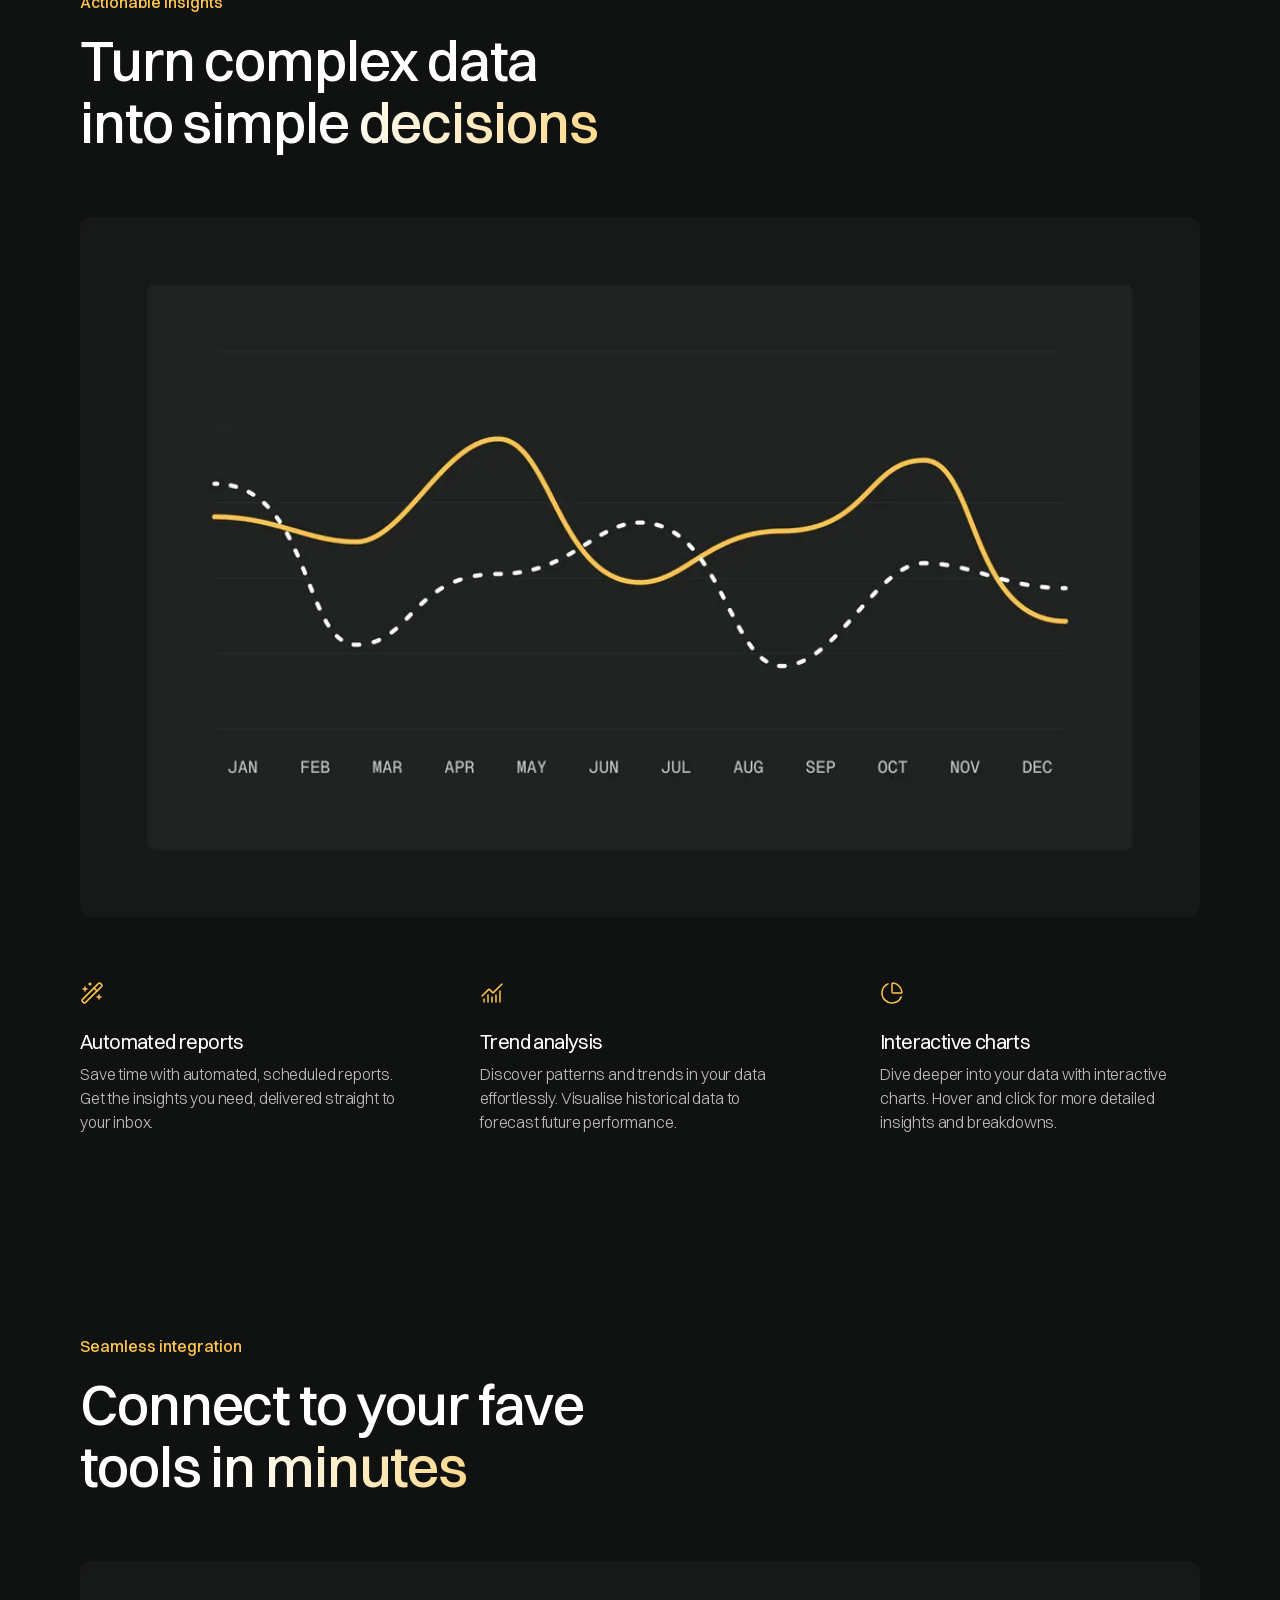
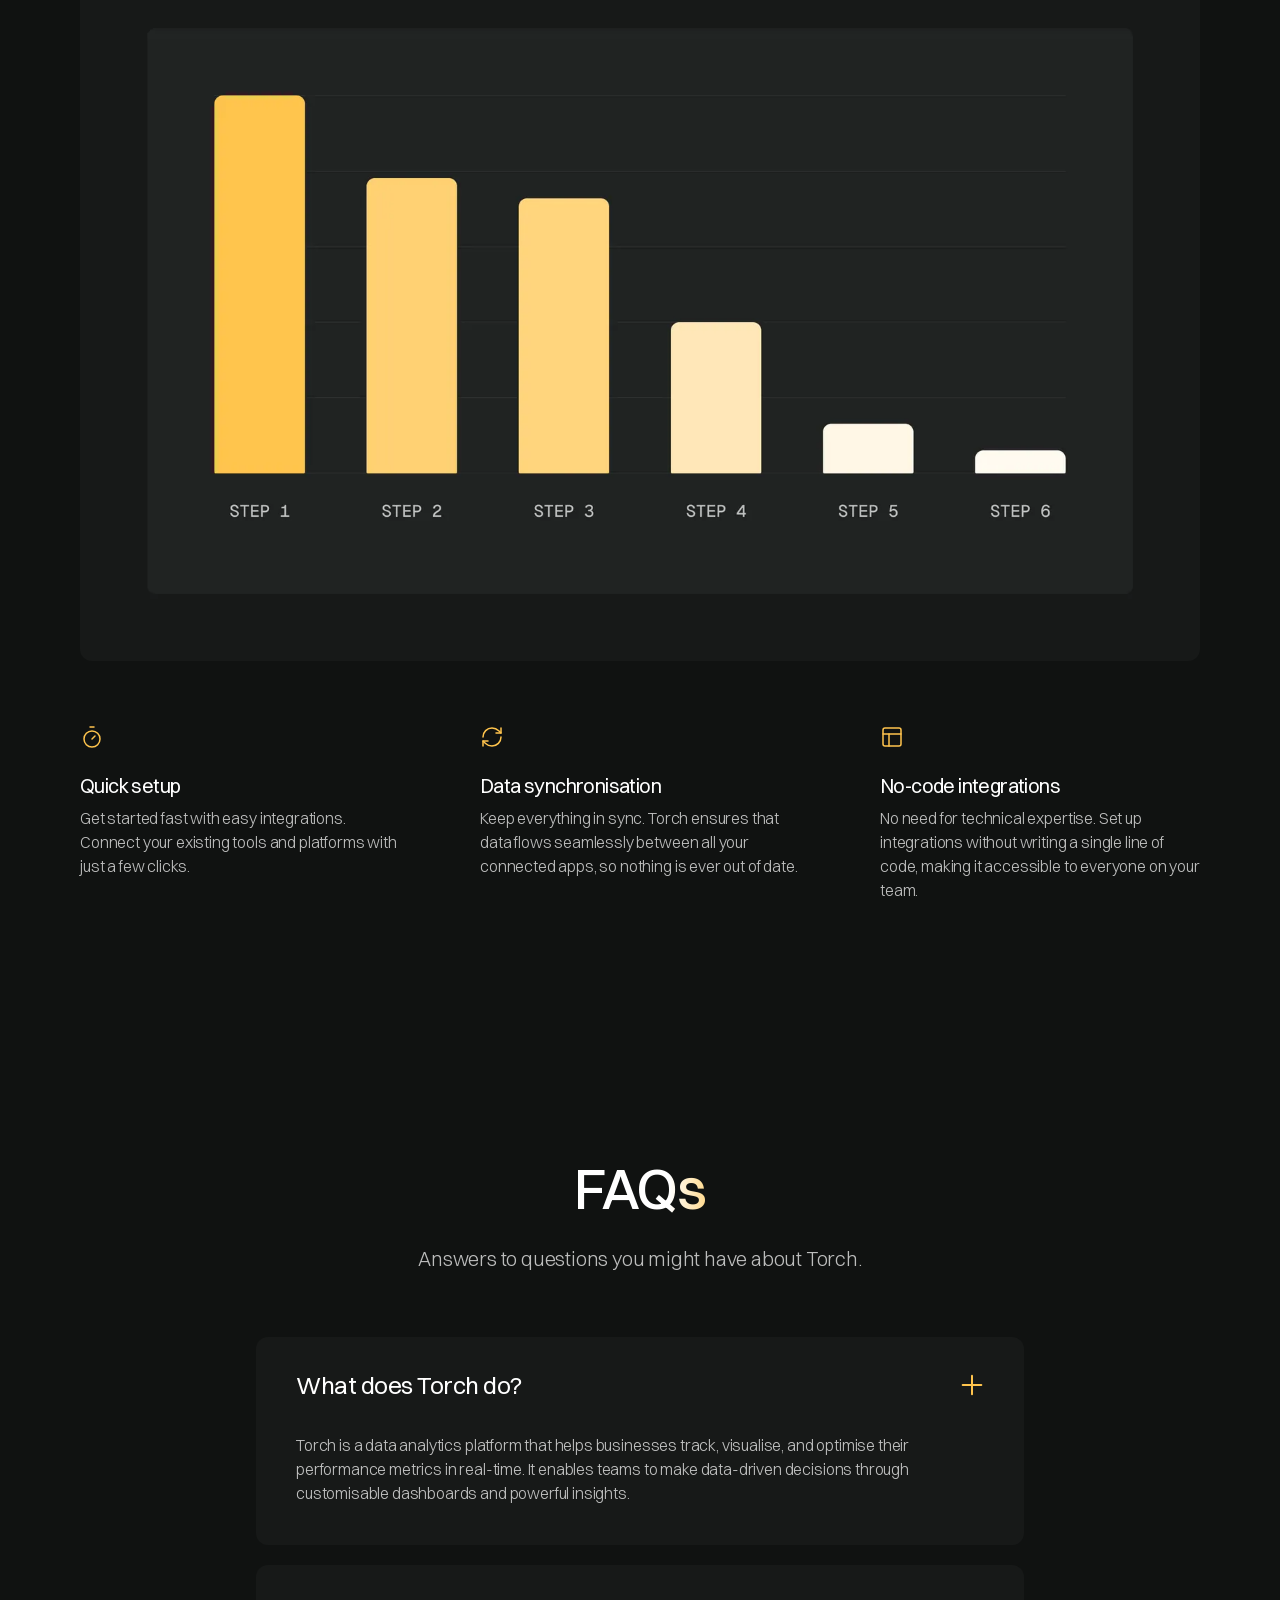
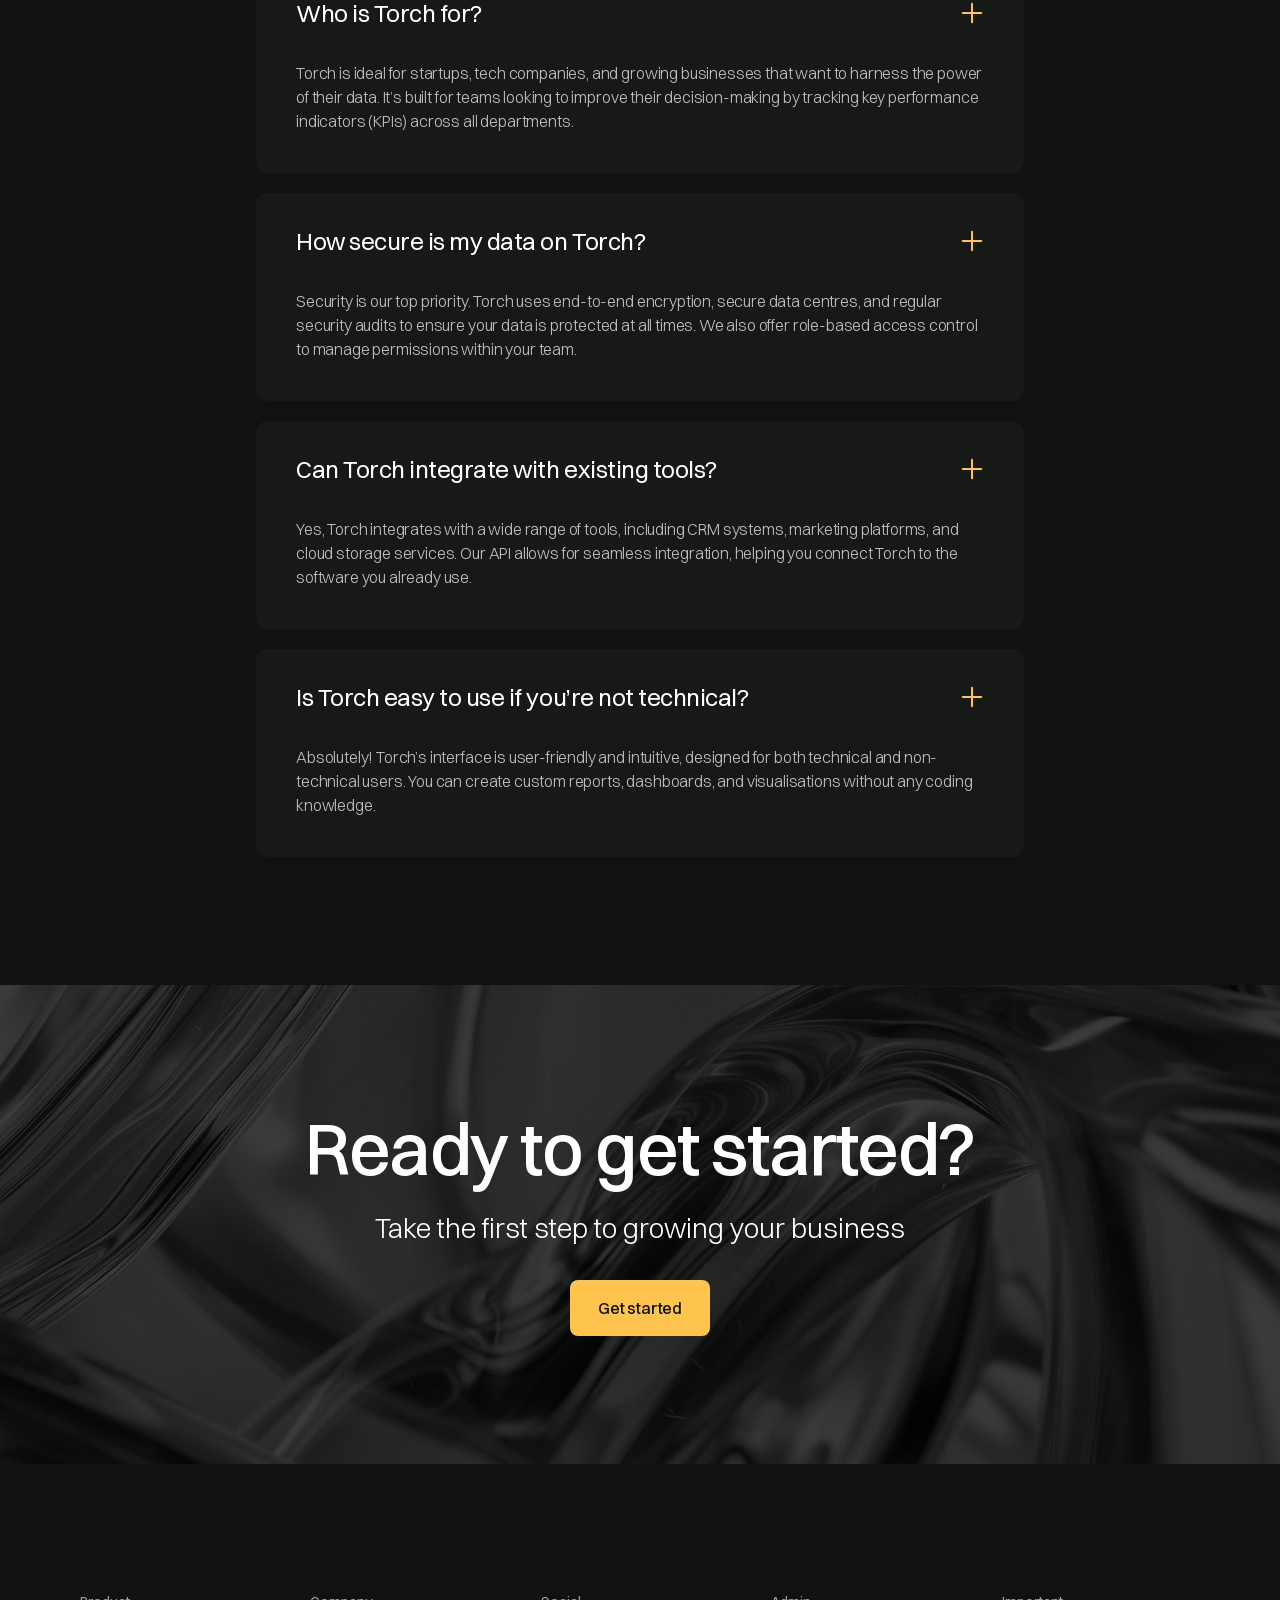
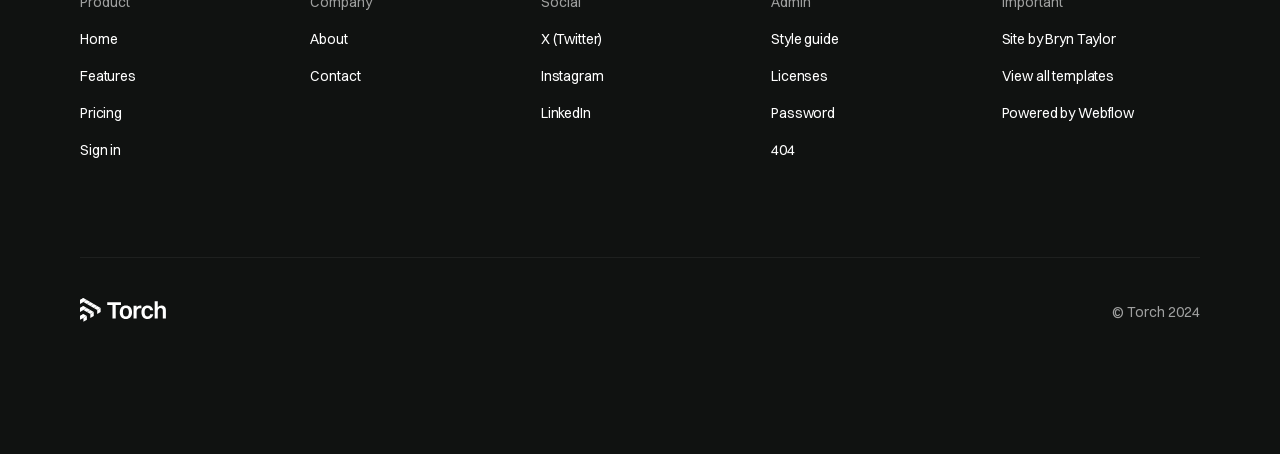
<file: features.html>
<!DOCTYPE html><!--  This site was created in Webflow. https://webflow.com  --><!--  Last Published: Thu May 01 2025 09:14:16 GMT+0000 (Coordinated Universal Time)  -->
<html data-wf-page="68133b546dc9814d99e0e4cb" data-wf-site="68133b546dc9814d99e0e4d4" lang="en">
<head>
  <meta charset="utf-8">
  <title>Torch · Features</title>
  <meta content="Torch is a high-quality template for SaaS tech startups. It has multiple pages, sections and components to suit your needs. Take your company&#x27;s online presence to the next level." name="description">
  <meta content="Torch · Features" property="og:title">
  <meta content="Torch is a high-quality template for SaaS tech startups. It has multiple pages, sections and components to suit your needs. Take your company&#x27;s online presence to the next level." property="og:description">
  <meta content="https://cdn.prod.website-files.com/66fad496e2674af9c6f8f4ef/6703e5e87c9ca1599100560c_torch-opengraph-image.png" property="og:image">
  <meta content="Torch · Features" property="twitter:title">
  <meta content="Torch is a high-quality template for SaaS tech startups. It has multiple pages, sections and components to suit your needs. Take your company&#x27;s online presence to the next level." property="twitter:description">
  <meta content="https://cdn.prod.website-files.com/66fad496e2674af9c6f8f4ef/6703e5e87c9ca1599100560c_torch-opengraph-image.png" property="twitter:image">
  <meta property="og:type" content="website">
  <meta content="summary_large_image" name="twitter:card">
  <meta content="width=device-width, initial-scale=1" name="viewport">
  <meta content="Webflow" name="generator">
  <link href="css/normalize.css" rel="stylesheet" type="text/css">
  <link href="css/webflow.css" rel="stylesheet" type="text/css">
  <link href="css/vs-code-activity-d28e634aacc5f00c97586e.webflow.css" rel="stylesheet" type="text/css">
  <script type="text/javascript">!function(o,c){var n=c.documentElement,t=" w-mod-";n.className+=t+"js",("ontouchstart"in o||o.DocumentTouch&&c instanceof DocumentTouch)&&(n.className+=t+"touch")}(window,document);</script>
  <link href="images/favicon.png" rel="shortcut icon" type="image/x-icon">
  <link href="images/webclip.png" rel="apple-touch-icon">
</head>
<body>
  <a href="https://www.bryntaylor.co.uk/platform/webflow?ref=template" target="_blank" class="section banner w-inline-block">
    <div class="container-large">
      <div>A Webflow template for SaaS startups · View all templates</div>
    </div>
  </a>
  <div data-animation="default" class="nav w-nav" data-easing2="ease" fs-scrolldisable-element="smart-nav" data-easing="ease" data-collapse="medium" data-w-id="abad23f6-3206-d95e-518e-2548f4c46996" role="banner" data-duration="400">
    <div class="nav-container">
      <div class="logo-wrapper">
        <a href="index.html" class="logo w-nav-brand"><img src="images/torch-logo.svg" loading="lazy" width="Auto" height="24" alt="Logo"></a>
        <nav role="navigation" id="w-node-abad23f6-3206-d95e-518e-2548f4c4699b-f4c46996" class="nav-menu w-nav-menu">
          <a href="features.html" aria-current="page" class="nav-link w-nav-link w--current">Features</a>
          <a href="pricing.html" class="nav-link w-nav-link">Pricing</a>
          <a href="about.html" class="nav-link w-nav-link">About</a>
          <a href="contact.html" class="nav-link w-nav-link">Contact</a>
        </nav>
      </div>
      <div id="w-node-abad23f6-3206-d95e-518e-2548f4c469b0-f4c46996" class="actions-wrapper">
        <a href="sign-in.html" class="button-secondary small hide-mobile-portrait w-button">Sign in</a>
        <a href="#" class="button small hide-mobile-portrait w-button">Get started</a>
        <div class="nav-menu-button w-nav-button">
          <div class="menu-icon">
            <div class="menu-icon-line-top"></div>
            <div class="menu-icon-line-bottom"></div>
          </div>
        </div>
      </div>
    </div>
  </div>
  <section class="section">
    <div class="container-large">
      <div class="features-list">
        <div class="w-layout-grid feature-item">
          <div class="feature-content">
            <div class="text-color-accent text-weight-medium">Data at your fingertips</div>
            <div class="spacer-16"></div>
            <h2 class="heading large"><span class="text-gradient-overlay">Real-time insights for faster decisions</span></h2>
          </div>
          <div class="image-wrapper"><img src="images/torch-product-image-2_1torch-product-image-2.avif" loading="lazy" sizes="(max-width: 767px) 83vw, (max-width: 991px) 87vw, 84vw" srcset="images/torch-product-image-2_1torch-product-image-2.avif 500w, images/torch-product-image-2_1torch-product-image-2.avif 800w, images/torch-product-image-2_1torch-product-image-2.avif 2400w" alt="Product image" class="feature-image"></div>
          <div class="grid-3-column">
            <div class="benefit-item"><img src="images/zap.svg" loading="lazy" alt="Zap icon" class="icon-medium">
              <div class="spacer-24"></div>
              <h3 class="heading regular">Instant updates</h3>
              <div class="spacer-8"></div>
              <p class="paragraph">Always stay up-to-date with live data flowing directly into your dashboard. Track changes as they happen.</p>
            </div>
            <div class="benefit-item"><img src="images/sliders-horizontal.svg" loading="lazy" alt="Sliders icon" class="icon-medium">
              <div class="spacer-24"></div>
              <h3 class="heading regular">Customisable views</h3>
              <div class="spacer-8"></div>
              <p class="paragraph">Tailor your dashboard to show the metrics that matter most. Create multiple views for different team members or purposes.</p>
            </div>
            <div class="benefit-item"><img src="images/handshake.svg" loading="lazy" alt="Handshake icon" class="icon-medium">
              <div class="spacer-24"></div>
              <h3 class="heading regular">Collaborative tools</h3>
              <div class="spacer-8"></div>
              <p class="paragraph">Easily share your insights with the team. Comment, edit, and collaborate on reports without leaving the platform.</p>
            </div>
          </div>
        </div>
        <div class="w-layout-grid feature-item">
          <div class="feature-content">
            <div class="text-color-accent text-weight-medium">Actionable insights</div>
            <div class="spacer-16"></div>
            <h2 class="heading large"><span class="text-gradient-overlay">Turn complex data into simple decisions</span></h2>
          </div>
          <div class="image-wrapper"><img src="images/torch-product-image-3_1torch-product-image-3.avif" loading="lazy" sizes="(max-width: 767px) 83vw, (max-width: 991px) 87vw, 84vw" srcset="images/torch-product-image-3_1torch-product-image-3.avif 500w, images/torch-product-image-3_1torch-product-image-3.avif 800w, images/torch-product-image-3_1torch-product-image-3.avif 1080w, images/torch-product-image-3_1torch-product-image-3.avif 2400w" alt="Product image" class="feature-image"></div>
          <div class="grid-3-column">
            <div class="benefit-item"><img src="images/wand-sparkles.svg" loading="lazy" alt="Magic icon" class="icon-medium">
              <div class="spacer-24"></div>
              <h3 class="heading small">Automated reports</h3>
              <div class="spacer-8"></div>
              <p class="paragraph">Save time with automated, scheduled reports. Get the insights you need, delivered straight to your inbox.</p>
            </div>
            <div class="benefit-item"><img src="images/chart-no-axes-combined.svg" loading="lazy" alt="Chart icon" class="icon-medium">
              <div class="spacer-24"></div>
              <h3 class="heading small">Trend analysis</h3>
              <div class="spacer-8"></div>
              <p class="paragraph">Discover patterns and trends in your data effortlessly. Visualise historical data to forecast future performance.</p>
            </div>
            <div class="benefit-item"><img src="images/chart-pie.svg" loading="lazy" alt="Pie icon" class="icon-medium">
              <div class="spacer-24"></div>
              <h3 class="heading small">Interactive charts</h3>
              <div class="spacer-8"></div>
              <p class="paragraph">Dive deeper into your data with interactive charts. Hover and click for more detailed insights and breakdowns.</p>
            </div>
          </div>
        </div>
        <div class="w-layout-grid feature-item">
          <div class="feature-content">
            <div class="text-color-accent text-weight-medium">Seamless integration</div>
            <div class="spacer-16"></div>
            <h2 class="heading large"><span class="text-gradient-overlay">Connect to your fave tools in minutes</span></h2>
          </div>
          <div class="image-wrapper"><img src="images/torch-product-image-4_1torch-product-image-4.avif" loading="lazy" sizes="(max-width: 767px) 83vw, (max-width: 991px) 87vw, 84vw" srcset="images/torch-product-image-4_1torch-product-image-4.avif 500w, images/torch-product-image-4_1torch-product-image-4.avif 800w, images/torch-product-image-4_1torch-product-image-4.avif 2400w" alt="Product image" class="feature-image"></div>
          <div class="grid-3-column">
            <div class="benefit-item"><img src="images/timer.svg" loading="lazy" alt="Timer icon" class="icon-medium">
              <div class="spacer-24"></div>
              <h3 class="heading small">Quick setup</h3>
              <div class="spacer-8"></div>
              <p class="paragraph">Get started fast with easy integrations. Connect your existing tools and platforms with just a few clicks.</p>
            </div>
            <div class="benefit-item"><img src="images/refresh-cw.svg" loading="lazy" alt="Refresh icon" class="icon-medium">
              <div class="spacer-24"></div>
              <h3 class="heading small">Data synchronisation</h3>
              <div class="spacer-8"></div>
              <p class="paragraph">Keep everything in sync. Torch ensures that data flows seamlessly between all your connected apps, so nothing is ever out of date.</p>
            </div>
            <div class="benefit-item"><img src="images/panels-top-left.svg" loading="lazy" alt="Panel icon" class="icon-medium">
              <div class="spacer-24"></div>
              <h3 class="heading small">No-code integrations</h3>
              <div class="spacer-8"></div>
              <p class="paragraph">No need for technical expertise. Set up integrations without writing a single line of code, making it accessible to everyone on your team.</p>
            </div>
          </div>
        </div>
      </div>
    </div>
  </section>
  <section class="section">
    <div class="container-small">
      <div class="w-layout-grid faq-wrapper">
        <div class="faq-content">
          <h2><span class="text-gradient-overlay">FAQs</span></h2>
          <div class="spacer-24"></div>
          <p class="paragraph large">Answers to questions you might have about Torch.</p>
        </div>
        <div class="w-layout-grid faq-list">
          <div class="faq-accordion">
            <div data-w-id="ec766c24-12b7-b94d-ff49-9f5d83ef1eb9" class="faq-question">
              <h3 class="heading regular">What does Torch do?</h3><img src="images/plus.svg" loading="lazy" alt="Plus icon" class="faq-icon">
            </div>
            <div class="faq-answer">
              <p>Torch is a data analytics platform that helps businesses track, visualise, and optimise their performance metrics in real-time. It enables teams to make data-driven decisions through customisable dashboards and powerful insights.</p>
              <div class="spacer-40"></div>
            </div>
          </div>
          <div class="faq-accordion">
            <div data-w-id="54dd60b7-6fa8-ef93-355b-a321568ed0f3" class="faq-question">
              <h3 class="heading regular">Who is Torch for?</h3><img src="images/plus.svg" loading="lazy" alt="Plus icon" class="faq-icon">
            </div>
            <div class="faq-answer">
              <p>Torch is ideal for startups, tech companies, and growing businesses that want to harness the power of their data. It’s built for teams looking to improve their decision-making by tracking key performance indicators (KPIs) across all departments.</p>
              <div class="spacer-40"></div>
            </div>
          </div>
          <div class="faq-accordion">
            <div data-w-id="8ab634aa-24ca-0337-fd94-c3fe5e0a7e59" class="faq-question">
              <h3 class="heading regular">How secure is my data on Torch?</h3><img src="images/plus.svg" loading="lazy" alt="Plus icon" class="faq-icon">
            </div>
            <div class="faq-answer">
              <p>Security is our top priority. Torch uses end-to-end encryption, secure data centres, and regular security audits to ensure your data is protected at all times. We also offer role-based access control to manage permissions within your team.</p>
              <div class="spacer-40"></div>
            </div>
          </div>
          <div class="faq-accordion">
            <div data-w-id="c4ba0a19-3c90-69c7-36b8-7f895b683a5d" class="faq-question">
              <h3 class="heading regular">Can Torch integrate with existing tools?</h3><img src="images/plus.svg" loading="lazy" alt="Plus icon" class="faq-icon">
            </div>
            <div class="faq-answer">
              <p>Yes, Torch integrates with a wide range of tools, including CRM systems, marketing platforms, and cloud storage services. Our API allows for seamless integration, helping you connect Torch to the software you already use.</p>
              <div class="spacer-40"></div>
            </div>
          </div>
          <div class="faq-accordion">
            <div data-w-id="ee4ae58f-1cc5-15cd-2792-90620b0aa16a" class="faq-question">
              <h3 class="heading regular">Is Torch easy to use if you’re not technical?</h3><img src="images/plus.svg" loading="lazy" alt="Plus icon" class="faq-icon">
            </div>
            <div class="faq-answer">
              <p>Absolutely! Torch’s interface is user-friendly and intuitive, designed for both technical and non-technical users. You can create custom reports, dashboards, and visualisations without any coding knowledge.</p>
              <div class="spacer-40"></div>
            </div>
          </div>
        </div>
      </div>
    </div>
  </section>
  <section class="section is-relative">
    <div class="cta-card-content">
      <div class="text-box">
        <div>
          <h2 class="heading extra-large">Ready to get started?</h2>
        </div>
        <div class="spacer-16"></div>
        <div class="paragraph extra-large">Take the first step to growing your business</div>
      </div>
      <div class="spacer-32"></div>
      <a href="#" class="button w-button">Get started</a>
    </div>
    <div class="gradient-image"></div>
  </section>
  <section class="section">
    <div class="container-large">
      <div class="footer-grid">
        <div class="footer-column">
          <div class="text-color-muted">Product</div>
          <a href="index.html" class="footer-link">Home</a>
          <a href="features.html" aria-current="page" class="footer-link w--current">Features</a>
          <a href="pricing.html" class="footer-link">Pricing</a>
          <a href="sign-in.html" class="footer-link">Sign in</a>
        </div>
        <div class="footer-column">
          <div class="text-color-muted">Company</div>
          <a href="about.html" class="footer-link">About</a>
          <a href="contact.html" class="footer-link">Contact</a>
        </div>
        <div class="footer-column">
          <div class="text-color-muted">Social</div>
          <a href="https://x.com/" target="_blank" class="footer-link">X (Twitter)</a>
          <a href="https://www.instagram.com/" target="_blank" class="footer-link">Instagram</a>
          <a href="https://www.linkedin.com/" target="_blank" class="footer-link">LinkedIn</a>
        </div>
        <div class="footer-column">
          <div class="text-color-muted">Admin</div>
          <a href="admin/styleguide.html" class="footer-link">Style guide</a>
          <a href="admin/licenses.html" class="footer-link">Licenses</a>
          <a href="401.html" class="footer-link">Password</a>
          <a href="404.html" class="footer-link">404</a>
        </div>
        <div class="footer-column">
          <div class="text-color-muted">Important</div>
          <a href="https://www.bryntaylor.co.uk/?ref=template" target="_blank" class="footer-link">Site by Bryn Taylor</a>
          <a href="https://www.bryntaylor.co.uk/platform/webflow?ref=template" target="_blank" class="footer-link">View all templates</a>
          <a href="https://webflow.com/" target="_blank" class="footer-link">Powered by Webflow</a>
        </div>
      </div>
      <div class="spacer-96"></div>
      <div class="divider-line"></div>
      <div class="spacer-40"></div>
      <div class="footer-bottom">
        <a href="index.html" class="logo w-nav-brand"><img src="images/torch-logo.svg" loading="lazy" width="Auto" height="24" alt="Logo"></a>
        <div class="footer-link text-color-muted">© Torch 2024</div>
      </div>
    </div>
  </section>
  <script src="https://d3e54v103j8qbb.cloudfront.net/js/jquery-3.5.1.min.dc5e7f18c8.js?site=68133b546dc9814d99e0e4d4" type="text/javascript" integrity="sha256-9/aliU8dGd2tb6OSsuzixeV4y/faTqgFtohetphbbj0=" crossorigin="anonymous"></script>
  <script src="js/webflow.js" type="text/javascript"></script>
</body>
</html>
</file>
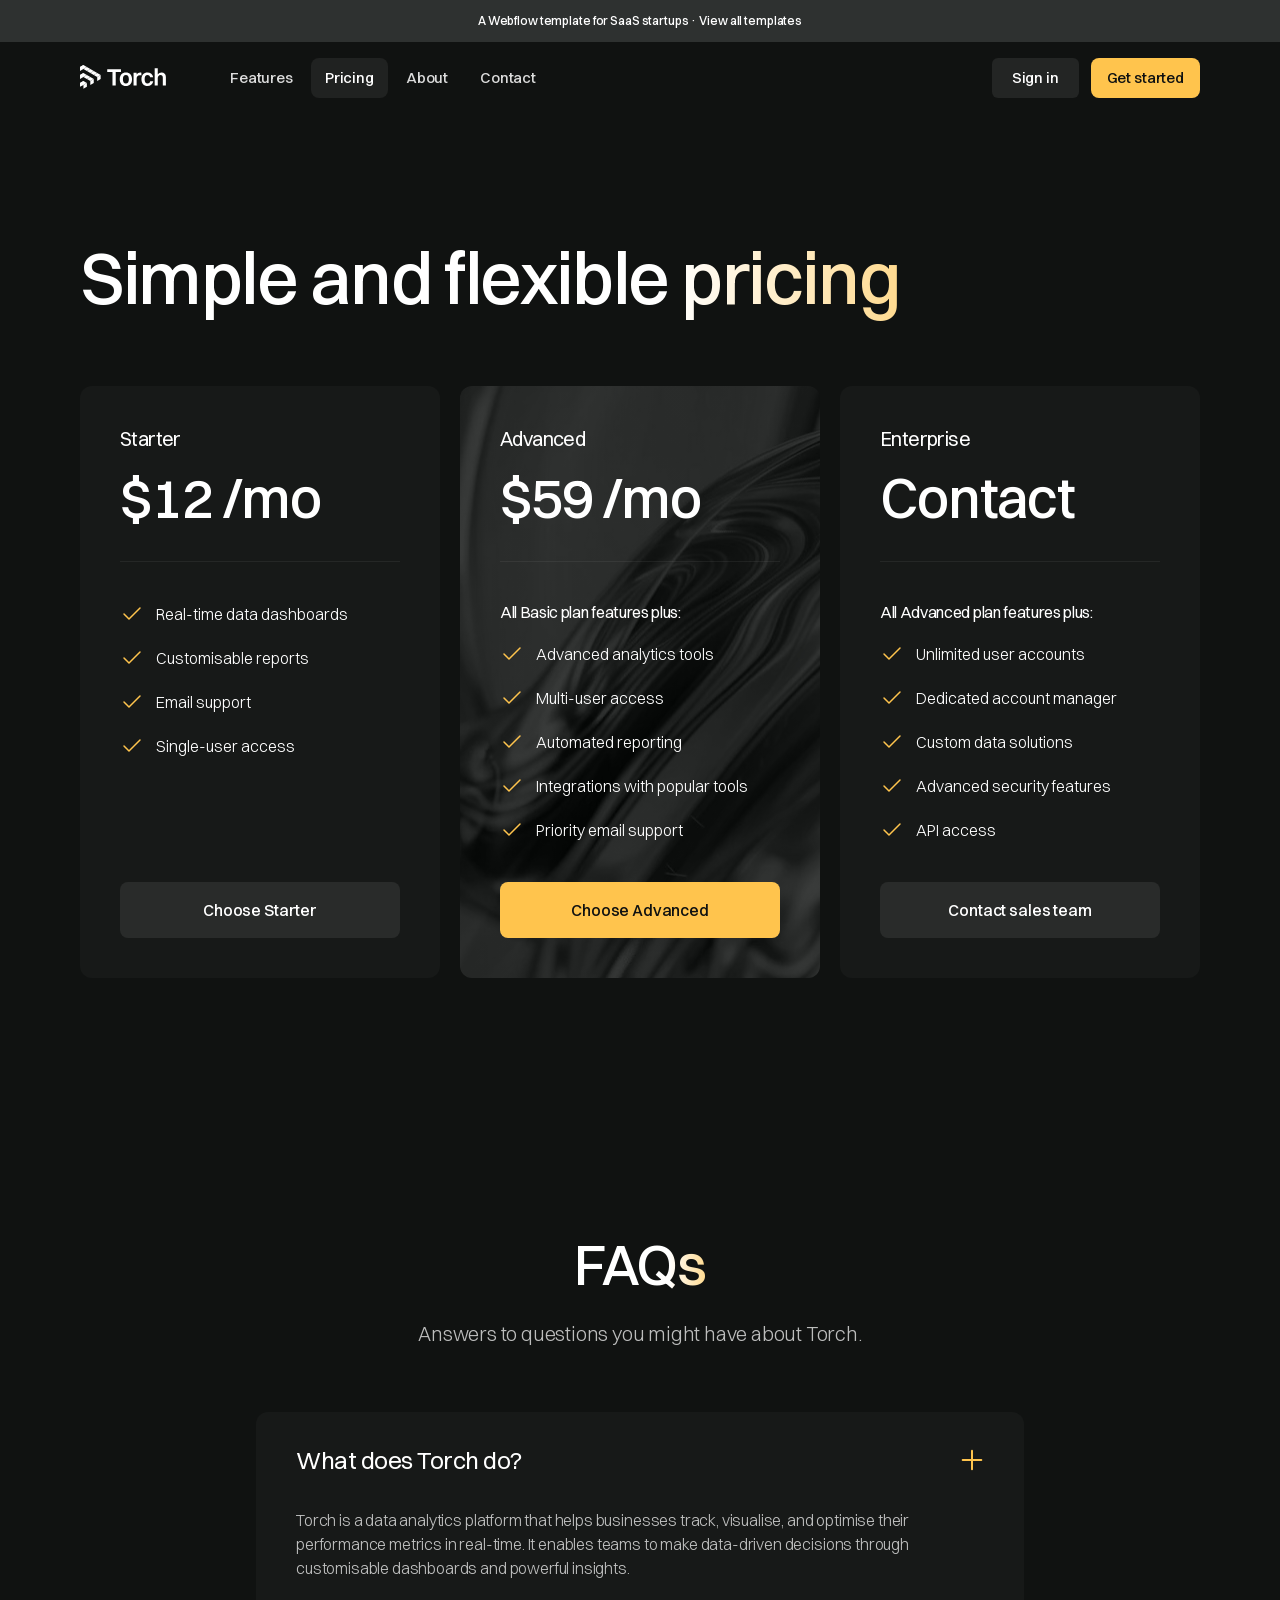
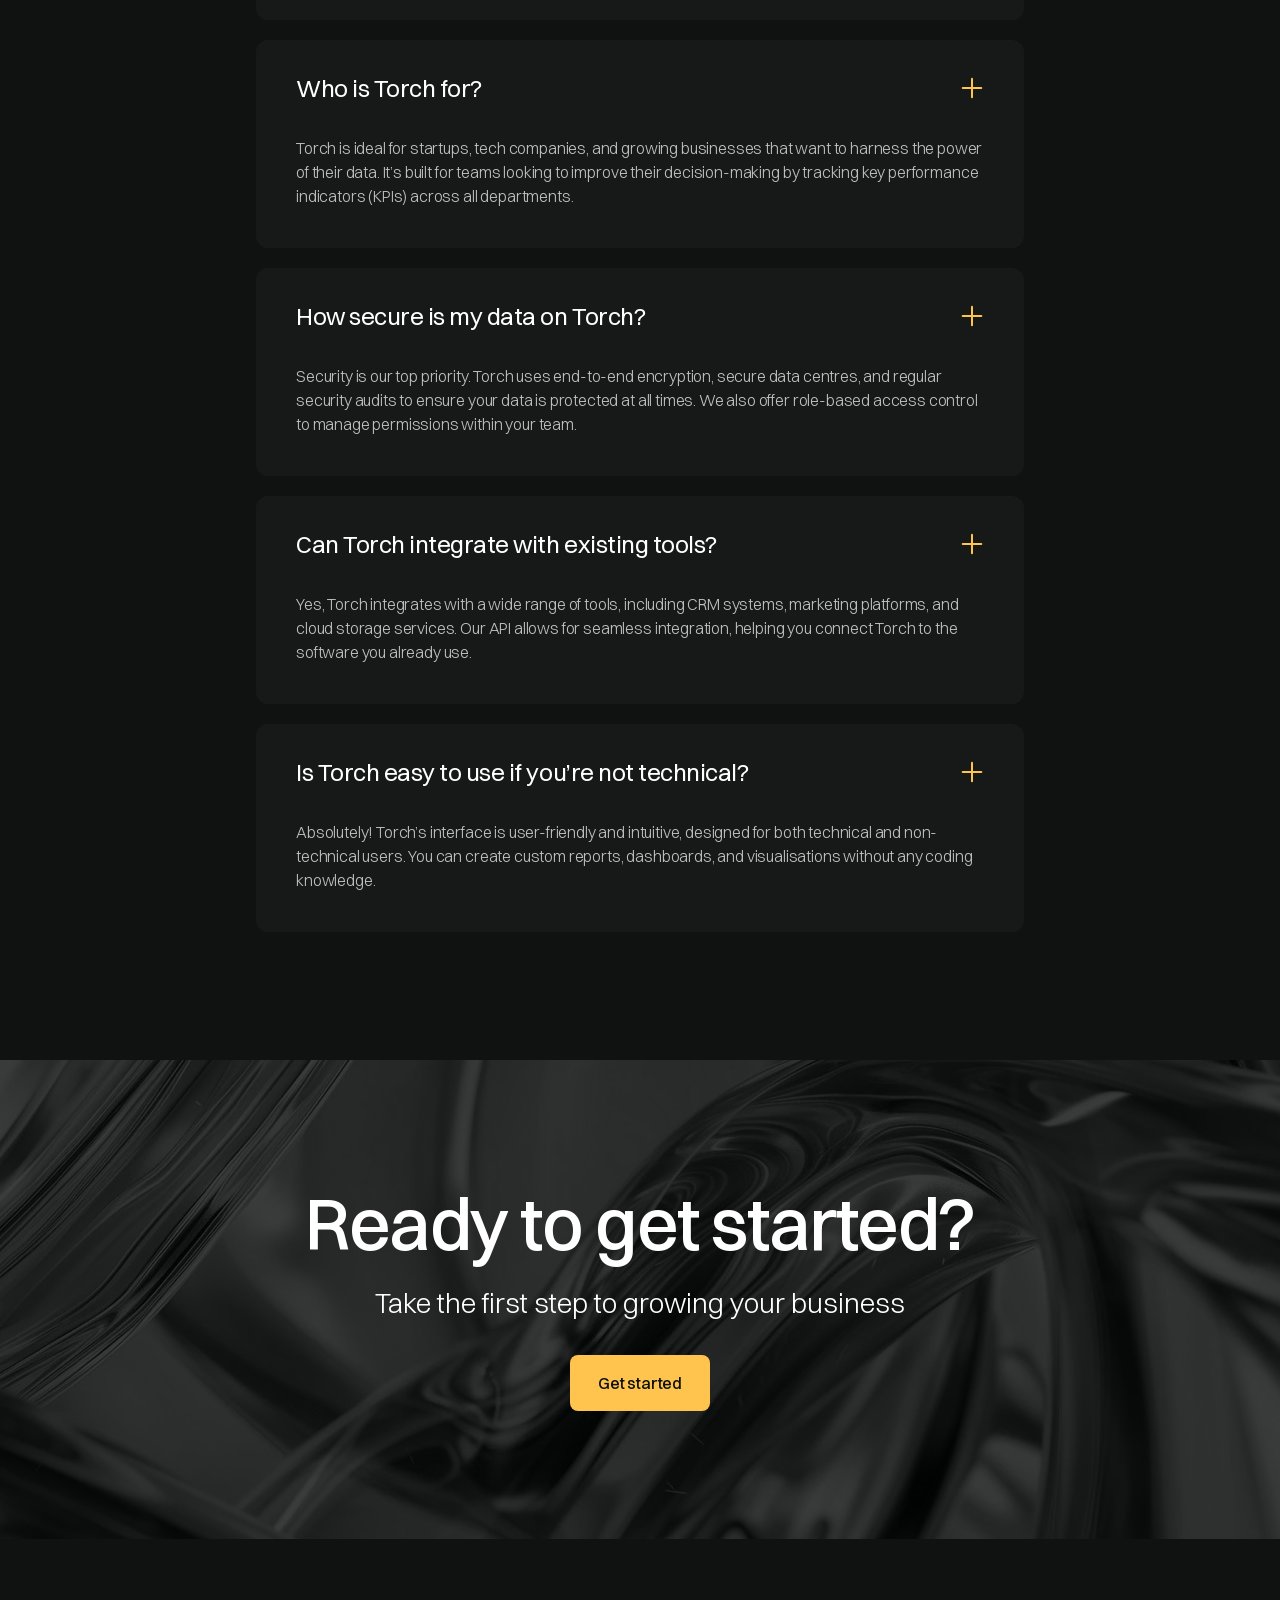
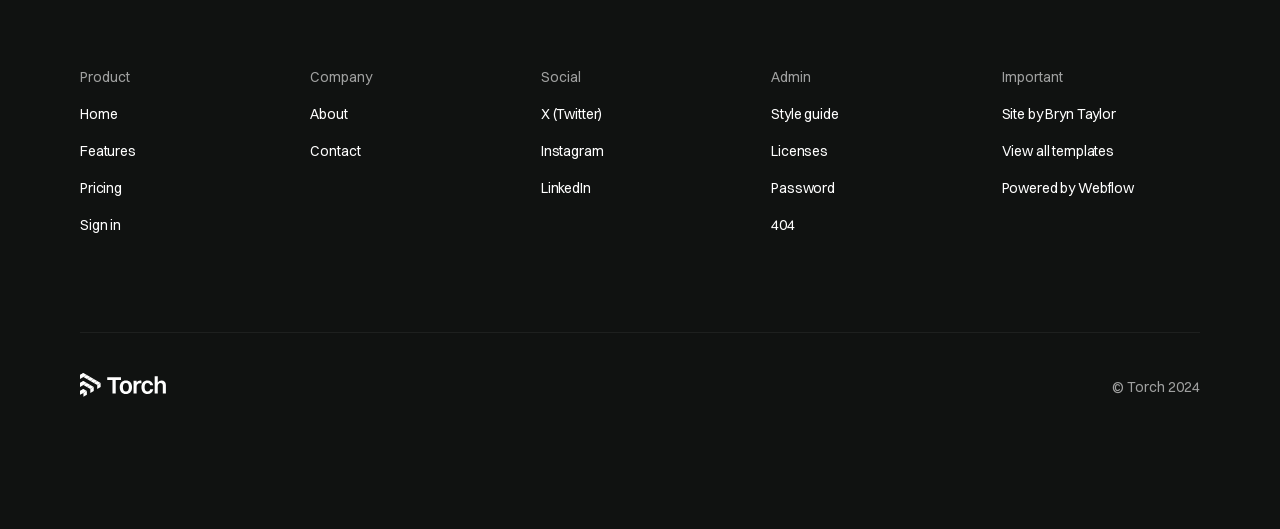
<file: pricing.html>
<!DOCTYPE html><!--  This site was created in Webflow. https://webflow.com  --><!--  Last Published: Thu May 01 2025 09:14:16 GMT+0000 (Coordinated Universal Time)  -->
<html data-wf-page="68133b546dc9814d99e0e4ca" data-wf-site="68133b546dc9814d99e0e4d4" lang="en">
<head>
  <meta charset="utf-8">
  <title>Torch · Pricing</title>
  <meta content="Torch is a high-quality template for SaaS tech startups. It has multiple pages, sections and components to suit your needs. Take your company&#x27;s online presence to the next level." name="description">
  <meta content="Torch · Pricing" property="og:title">
  <meta content="Torch is a high-quality template for SaaS tech startups. It has multiple pages, sections and components to suit your needs. Take your company&#x27;s online presence to the next level." property="og:description">
  <meta content="https://cdn.prod.website-files.com/66fad496e2674af9c6f8f4ef/6703e5e87c9ca1599100560c_torch-opengraph-image.png" property="og:image">
  <meta content="Torch · Pricing" property="twitter:title">
  <meta content="Torch is a high-quality template for SaaS tech startups. It has multiple pages, sections and components to suit your needs. Take your company&#x27;s online presence to the next level." property="twitter:description">
  <meta content="https://cdn.prod.website-files.com/66fad496e2674af9c6f8f4ef/6703e5e87c9ca1599100560c_torch-opengraph-image.png" property="twitter:image">
  <meta property="og:type" content="website">
  <meta content="summary_large_image" name="twitter:card">
  <meta content="width=device-width, initial-scale=1" name="viewport">
  <meta content="Webflow" name="generator">
  <link href="css/normalize.css" rel="stylesheet" type="text/css">
  <link href="css/webflow.css" rel="stylesheet" type="text/css">
  <link href="css/vs-code-activity-d28e634aacc5f00c97586e.webflow.css" rel="stylesheet" type="text/css">
  <script type="text/javascript">!function(o,c){var n=c.documentElement,t=" w-mod-";n.className+=t+"js",("ontouchstart"in o||o.DocumentTouch&&c instanceof DocumentTouch)&&(n.className+=t+"touch")}(window,document);</script>
  <link href="images/favicon.png" rel="shortcut icon" type="image/x-icon">
  <link href="images/webclip.png" rel="apple-touch-icon">
</head>
<body>
  <a href="https://www.bryntaylor.co.uk/platform/webflow?ref=template" target="_blank" class="section banner w-inline-block">
    <div class="container-large">
      <div>A Webflow template for SaaS startups · View all templates</div>
    </div>
  </a>
  <div data-animation="default" class="nav w-nav" data-easing2="ease" fs-scrolldisable-element="smart-nav" data-easing="ease" data-collapse="medium" data-w-id="abad23f6-3206-d95e-518e-2548f4c46996" role="banner" data-duration="400">
    <div class="nav-container">
      <div class="logo-wrapper">
        <a href="index.html" class="logo w-nav-brand"><img src="images/torch-logo.svg" loading="lazy" width="Auto" height="24" alt="Logo"></a>
        <nav role="navigation" id="w-node-abad23f6-3206-d95e-518e-2548f4c4699b-f4c46996" class="nav-menu w-nav-menu">
          <a href="features.html" class="nav-link w-nav-link">Features</a>
          <a href="pricing.html" aria-current="page" class="nav-link w-nav-link w--current">Pricing</a>
          <a href="about.html" class="nav-link w-nav-link">About</a>
          <a href="contact.html" class="nav-link w-nav-link">Contact</a>
        </nav>
      </div>
      <div id="w-node-abad23f6-3206-d95e-518e-2548f4c469b0-f4c46996" class="actions-wrapper">
        <a href="sign-in.html" class="button-secondary small hide-mobile-portrait w-button">Sign in</a>
        <a href="#" class="button small hide-mobile-portrait w-button">Get started</a>
        <div class="nav-menu-button w-nav-button">
          <div class="menu-icon">
            <div class="menu-icon-line-top"></div>
            <div class="menu-icon-line-bottom"></div>
          </div>
        </div>
      </div>
    </div>
  </div>
  <section class="section">
    <div class="container-large">
      <h1 data-w-id="05c97b58-b1ac-eabe-afbc-3861dce3b03f" class="heading extra-large"><span class="text-gradient-overlay">Simple and flexible pricing</span></h1>
      <div class="spacer-64"></div>
      <div class="w-layout-grid pricing-list">
        <div class="pricing-card">
          <div class="pricing-card-top">
            <div class="heading small">Starter</div>
            <div class="spacer-16"></div>
            <div class="heading large">$12 /mo</div>
            <div class="spacer-32"></div>
            <div class="divider-line"></div>
            <div class="spacer-40"></div>
            <div class="pricing-features-list">
              <div class="pricing-feature"><img src="images/check.svg" loading="lazy" alt="Check icon" class="icon-24">
                <div>Real-time data dashboards</div>
              </div>
              <div class="pricing-feature"><img src="images/check.svg" loading="lazy" alt="Check icon" class="icon-24">
                <div>Customisable reports</div>
              </div>
              <div class="pricing-feature"><img src="images/check.svg" loading="lazy" alt="Check icon" class="icon-24">
                <div>Email support</div>
              </div>
              <div class="pricing-feature"><img src="images/check.svg" loading="lazy" alt="Check icon" class="icon-24">
                <div>Single-user access</div>
              </div>
            </div>
          </div>
          <a href="#" class="button-secondary full-width w-button">Choose Starter</a>
        </div>
        <div class="card-item featured">
          <div class="gradient-image"></div>
          <div class="pricing-card-content">
            <div class="pricing-card-top">
              <div>
                <div class="heading small">Advanced</div>
              </div>
              <div class="spacer-16"></div>
              <div class="heading large">$59 /mo</div>
              <div class="spacer-32"></div>
              <div class="divider-line"></div>
              <div class="spacer-40"></div>
              <div class="pricing-features-list">
                <div class="pricing-feature">
                  <div class="heading extra-small">All Basic plan features plus:</div>
                </div>
                <div class="pricing-feature"><img src="images/check.svg" loading="lazy" alt="Check icon" class="icon-24">
                  <div>Advanced analytics tools</div>
                </div>
                <div class="pricing-feature"><img src="images/check.svg" loading="lazy" alt="Check icon" class="icon-24">
                  <div>Multi-user access</div>
                </div>
                <div class="pricing-feature"><img src="images/check.svg" loading="lazy" alt="Check icon" class="icon-24">
                  <div>Automated reporting</div>
                </div>
                <div class="pricing-feature"><img src="images/check.svg" loading="lazy" alt="Check icon" class="icon-24">
                  <div>Integrations with popular tools</div>
                </div>
                <div class="pricing-feature"><img src="images/check.svg" loading="lazy" alt="Check icon" class="icon-24">
                  <div>Priority email support</div>
                </div>
              </div>
            </div>
            <a href="#" class="button full-width w-button">Choose Advanced</a>
          </div>
        </div>
        <div class="card-item">
          <div class="heading small">Enterprise</div>
          <div class="spacer-16"></div>
          <div class="heading large">Contact</div>
          <div class="spacer-32"></div>
          <div class="divider-line"></div>
          <div class="spacer-40"></div>
          <div class="pricing-features-list">
            <div class="heading extra-small">All Advanced plan features plus:</div>
            <div class="pricing-feature"><img src="images/check.svg" loading="lazy" alt="Check icon" class="icon-24">
              <div>Unlimited user accounts</div>
            </div>
            <div class="pricing-feature"><img src="images/check.svg" loading="lazy" alt="Check icon" class="icon-24">
              <div>Dedicated account manager</div>
            </div>
            <div class="pricing-feature"><img src="images/check.svg" loading="lazy" alt="Check icon" class="icon-24">
              <div>Custom data solutions</div>
            </div>
            <div class="pricing-feature"><img src="images/check.svg" loading="lazy" alt="Check icon" class="icon-24">
              <div>Advanced security features</div>
            </div>
            <div class="pricing-feature"><img src="images/check.svg" loading="lazy" alt="Check icon" class="icon-24">
              <div>API access</div>
            </div>
          </div>
          <a href="contact.html" class="button-secondary full-width w-button">Contact sales team</a>
        </div>
      </div>
    </div>
  </section>
  <section class="section">
    <div class="container-small">
      <div class="w-layout-grid faq-wrapper">
        <div class="faq-content">
          <h2><span class="text-gradient-overlay">FAQs</span></h2>
          <div class="spacer-24"></div>
          <p class="paragraph large">Answers to questions you might have about Torch.</p>
        </div>
        <div class="w-layout-grid faq-list">
          <div class="faq-accordion">
            <div data-w-id="ec766c24-12b7-b94d-ff49-9f5d83ef1eb9" class="faq-question">
              <h3 class="heading regular">What does Torch do?</h3><img src="images/plus.svg" loading="lazy" alt="Plus icon" class="faq-icon">
            </div>
            <div class="faq-answer">
              <p>Torch is a data analytics platform that helps businesses track, visualise, and optimise their performance metrics in real-time. It enables teams to make data-driven decisions through customisable dashboards and powerful insights.</p>
              <div class="spacer-40"></div>
            </div>
          </div>
          <div class="faq-accordion">
            <div data-w-id="54dd60b7-6fa8-ef93-355b-a321568ed0f3" class="faq-question">
              <h3 class="heading regular">Who is Torch for?</h3><img src="images/plus.svg" loading="lazy" alt="Plus icon" class="faq-icon">
            </div>
            <div class="faq-answer">
              <p>Torch is ideal for startups, tech companies, and growing businesses that want to harness the power of their data. It’s built for teams looking to improve their decision-making by tracking key performance indicators (KPIs) across all departments.</p>
              <div class="spacer-40"></div>
            </div>
          </div>
          <div class="faq-accordion">
            <div data-w-id="8ab634aa-24ca-0337-fd94-c3fe5e0a7e59" class="faq-question">
              <h3 class="heading regular">How secure is my data on Torch?</h3><img src="images/plus.svg" loading="lazy" alt="Plus icon" class="faq-icon">
            </div>
            <div class="faq-answer">
              <p>Security is our top priority. Torch uses end-to-end encryption, secure data centres, and regular security audits to ensure your data is protected at all times. We also offer role-based access control to manage permissions within your team.</p>
              <div class="spacer-40"></div>
            </div>
          </div>
          <div class="faq-accordion">
            <div data-w-id="c4ba0a19-3c90-69c7-36b8-7f895b683a5d" class="faq-question">
              <h3 class="heading regular">Can Torch integrate with existing tools?</h3><img src="images/plus.svg" loading="lazy" alt="Plus icon" class="faq-icon">
            </div>
            <div class="faq-answer">
              <p>Yes, Torch integrates with a wide range of tools, including CRM systems, marketing platforms, and cloud storage services. Our API allows for seamless integration, helping you connect Torch to the software you already use.</p>
              <div class="spacer-40"></div>
            </div>
          </div>
          <div class="faq-accordion">
            <div data-w-id="ee4ae58f-1cc5-15cd-2792-90620b0aa16a" class="faq-question">
              <h3 class="heading regular">Is Torch easy to use if you’re not technical?</h3><img src="images/plus.svg" loading="lazy" alt="Plus icon" class="faq-icon">
            </div>
            <div class="faq-answer">
              <p>Absolutely! Torch’s interface is user-friendly and intuitive, designed for both technical and non-technical users. You can create custom reports, dashboards, and visualisations without any coding knowledge.</p>
              <div class="spacer-40"></div>
            </div>
          </div>
        </div>
      </div>
    </div>
  </section>
  <section class="section is-relative">
    <div class="cta-card-content">
      <div class="text-box">
        <div>
          <h2 class="heading extra-large">Ready to get started?</h2>
        </div>
        <div class="spacer-16"></div>
        <div class="paragraph extra-large">Take the first step to growing your business</div>
      </div>
      <div class="spacer-32"></div>
      <a href="#" class="button w-button">Get started</a>
    </div>
    <div class="gradient-image"></div>
  </section>
  <section class="section">
    <div class="container-large">
      <div class="footer-grid">
        <div class="footer-column">
          <div class="text-color-muted">Product</div>
          <a href="index.html" class="footer-link">Home</a>
          <a href="features.html" class="footer-link">Features</a>
          <a href="pricing.html" aria-current="page" class="footer-link w--current">Pricing</a>
          <a href="sign-in.html" class="footer-link">Sign in</a>
        </div>
        <div class="footer-column">
          <div class="text-color-muted">Company</div>
          <a href="about.html" class="footer-link">About</a>
          <a href="contact.html" class="footer-link">Contact</a>
        </div>
        <div class="footer-column">
          <div class="text-color-muted">Social</div>
          <a href="https://x.com/" target="_blank" class="footer-link">X (Twitter)</a>
          <a href="https://www.instagram.com/" target="_blank" class="footer-link">Instagram</a>
          <a href="https://www.linkedin.com/" target="_blank" class="footer-link">LinkedIn</a>
        </div>
        <div class="footer-column">
          <div class="text-color-muted">Admin</div>
          <a href="admin/styleguide.html" class="footer-link">Style guide</a>
          <a href="admin/licenses.html" class="footer-link">Licenses</a>
          <a href="401.html" class="footer-link">Password</a>
          <a href="404.html" class="footer-link">404</a>
        </div>
        <div class="footer-column">
          <div class="text-color-muted">Important</div>
          <a href="https://www.bryntaylor.co.uk/?ref=template" target="_blank" class="footer-link">Site by Bryn Taylor</a>
          <a href="https://www.bryntaylor.co.uk/platform/webflow?ref=template" target="_blank" class="footer-link">View all templates</a>
          <a href="https://webflow.com/" target="_blank" class="footer-link">Powered by Webflow</a>
        </div>
      </div>
      <div class="spacer-96"></div>
      <div class="divider-line"></div>
      <div class="spacer-40"></div>
      <div class="footer-bottom">
        <a href="index.html" class="logo w-nav-brand"><img src="images/torch-logo.svg" loading="lazy" width="Auto" height="24" alt="Logo"></a>
        <div class="footer-link text-color-muted">© Torch 2024</div>
      </div>
    </div>
  </section>
  <script src="https://d3e54v103j8qbb.cloudfront.net/js/jquery-3.5.1.min.dc5e7f18c8.js?site=68133b546dc9814d99e0e4d4" type="text/javascript" integrity="sha256-9/aliU8dGd2tb6OSsuzixeV4y/faTqgFtohetphbbj0=" crossorigin="anonymous"></script>
  <script src="js/webflow.js" type="text/javascript"></script>
</body>
</html>
</file>
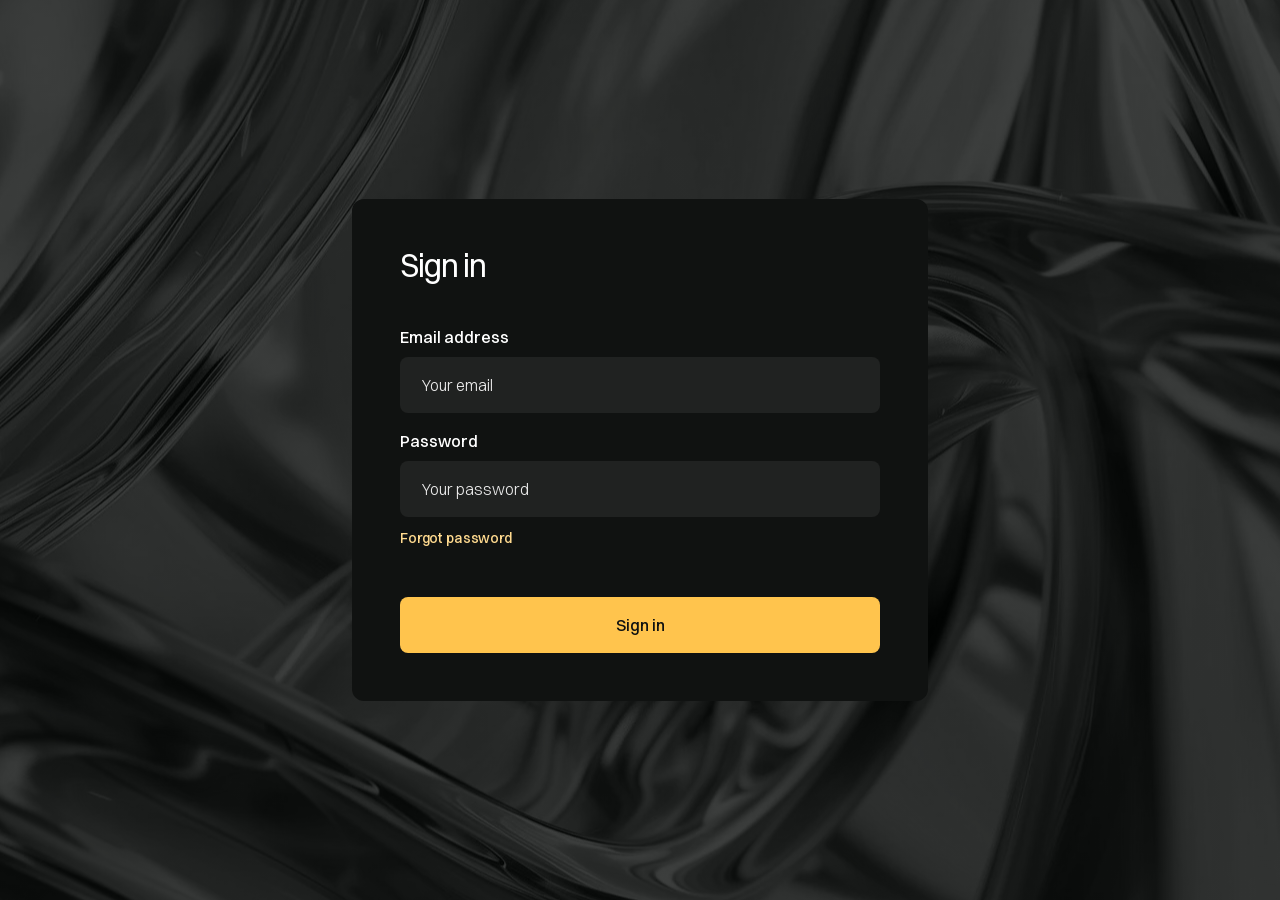
<file: sign-in.html>
<!DOCTYPE html><!--  This site was created in Webflow. https://webflow.com  --><!--  Last Published: Thu May 01 2025 09:14:16 GMT+0000 (Coordinated Universal Time)  -->
<html data-wf-page="68133b546dc9814d99e0e4ce" data-wf-site="68133b546dc9814d99e0e4d4" lang="en">
<head>
  <meta charset="utf-8">
  <title>Torch · Sign in</title>
  <meta content="Torch is a high-quality template for SaaS tech startups. It has multiple pages, sections and components to suit your needs. Take your company&#x27;s online presence to the next level." name="description">
  <meta content="Torch · Sign in" property="og:title">
  <meta content="Torch is a high-quality template for SaaS tech startups. It has multiple pages, sections and components to suit your needs. Take your company&#x27;s online presence to the next level." property="og:description">
  <meta content="https://cdn.prod.website-files.com/66fad496e2674af9c6f8f4ef/6703e5e87c9ca1599100560c_torch-opengraph-image.png" property="og:image">
  <meta content="Torch · Sign in" property="twitter:title">
  <meta content="Torch is a high-quality template for SaaS tech startups. It has multiple pages, sections and components to suit your needs. Take your company&#x27;s online presence to the next level." property="twitter:description">
  <meta content="https://cdn.prod.website-files.com/66fad496e2674af9c6f8f4ef/6703e5e87c9ca1599100560c_torch-opengraph-image.png" property="twitter:image">
  <meta property="og:type" content="website">
  <meta content="summary_large_image" name="twitter:card">
  <meta content="width=device-width, initial-scale=1" name="viewport">
  <meta content="Webflow" name="generator">
  <link href="css/normalize.css" rel="stylesheet" type="text/css">
  <link href="css/webflow.css" rel="stylesheet" type="text/css">
  <link href="css/vs-code-activity-d28e634aacc5f00c97586e.webflow.css" rel="stylesheet" type="text/css">
  <script type="text/javascript">!function(o,c){var n=c.documentElement,t=" w-mod-";n.className+=t+"js",("ontouchstart"in o||o.DocumentTouch&&c instanceof DocumentTouch)&&(n.className+=t+"touch")}(window,document);</script>
  <link href="images/favicon.png" rel="shortcut icon" type="image/x-icon">
  <link href="images/webclip.png" rel="apple-touch-icon">
</head>
<body>
  <section class="section login">
    <div class="gradient-image"></div>
    <div class="container-large">
      <div class="card-item login">
        <h1 class="heading medium">Sign in</h1>
        <div class="spacer-40"></div>
        <div class="form-block w-form">
          <form id="wf-form-Login" name="wf-form-Login" data-name="Login" method="get" class="login-form" data-wf-page-id="68133b546dc9814d99e0e4ce" data-wf-element-id="f142e6f8-8b43-d96b-9586-3ca7e8487dd4">
            <div class="text-box"><label for="Email-address" class="field-label">Email address</label><input class="text-input w-input" maxlength="256" name="Email-address" data-name="Email address" placeholder="Your email" type="email" id="Email-address" required=""></div>
            <div class="text-box"><label for="Password" class="field-label">Password</label><input class="text-input w-input" maxlength="256" name="Password" data-name="Password" placeholder="Your password" type="password" id="Password" required="">
              <div class="spacer-8"></div>
              <a href="#" class="text-link">Forgot password</a>
            </div>
            <div class="spacer-16"></div><input type="submit" data-wait="Please wait..." id="w-node-f142e6f8-8b43-d96b-9586-3ca7e8487de8-99e0e4ce" class="button full-width w-button" value="Sign in">
          </form>
          <div class="success-message w-form-done">
            <div>Thank you, your submission has been received</div>
          </div>
          <div class="error-message w-form-fail">
            <div>Something went wrong, please try again</div>
          </div>
        </div>
      </div>
    </div>
  </section>
  <script src="https://d3e54v103j8qbb.cloudfront.net/js/jquery-3.5.1.min.dc5e7f18c8.js?site=68133b546dc9814d99e0e4d4" type="text/javascript" integrity="sha256-9/aliU8dGd2tb6OSsuzixeV4y/faTqgFtohetphbbj0=" crossorigin="anonymous"></script>
  <script src="js/webflow.js" type="text/javascript"></script>
</body>
</html>
</file>
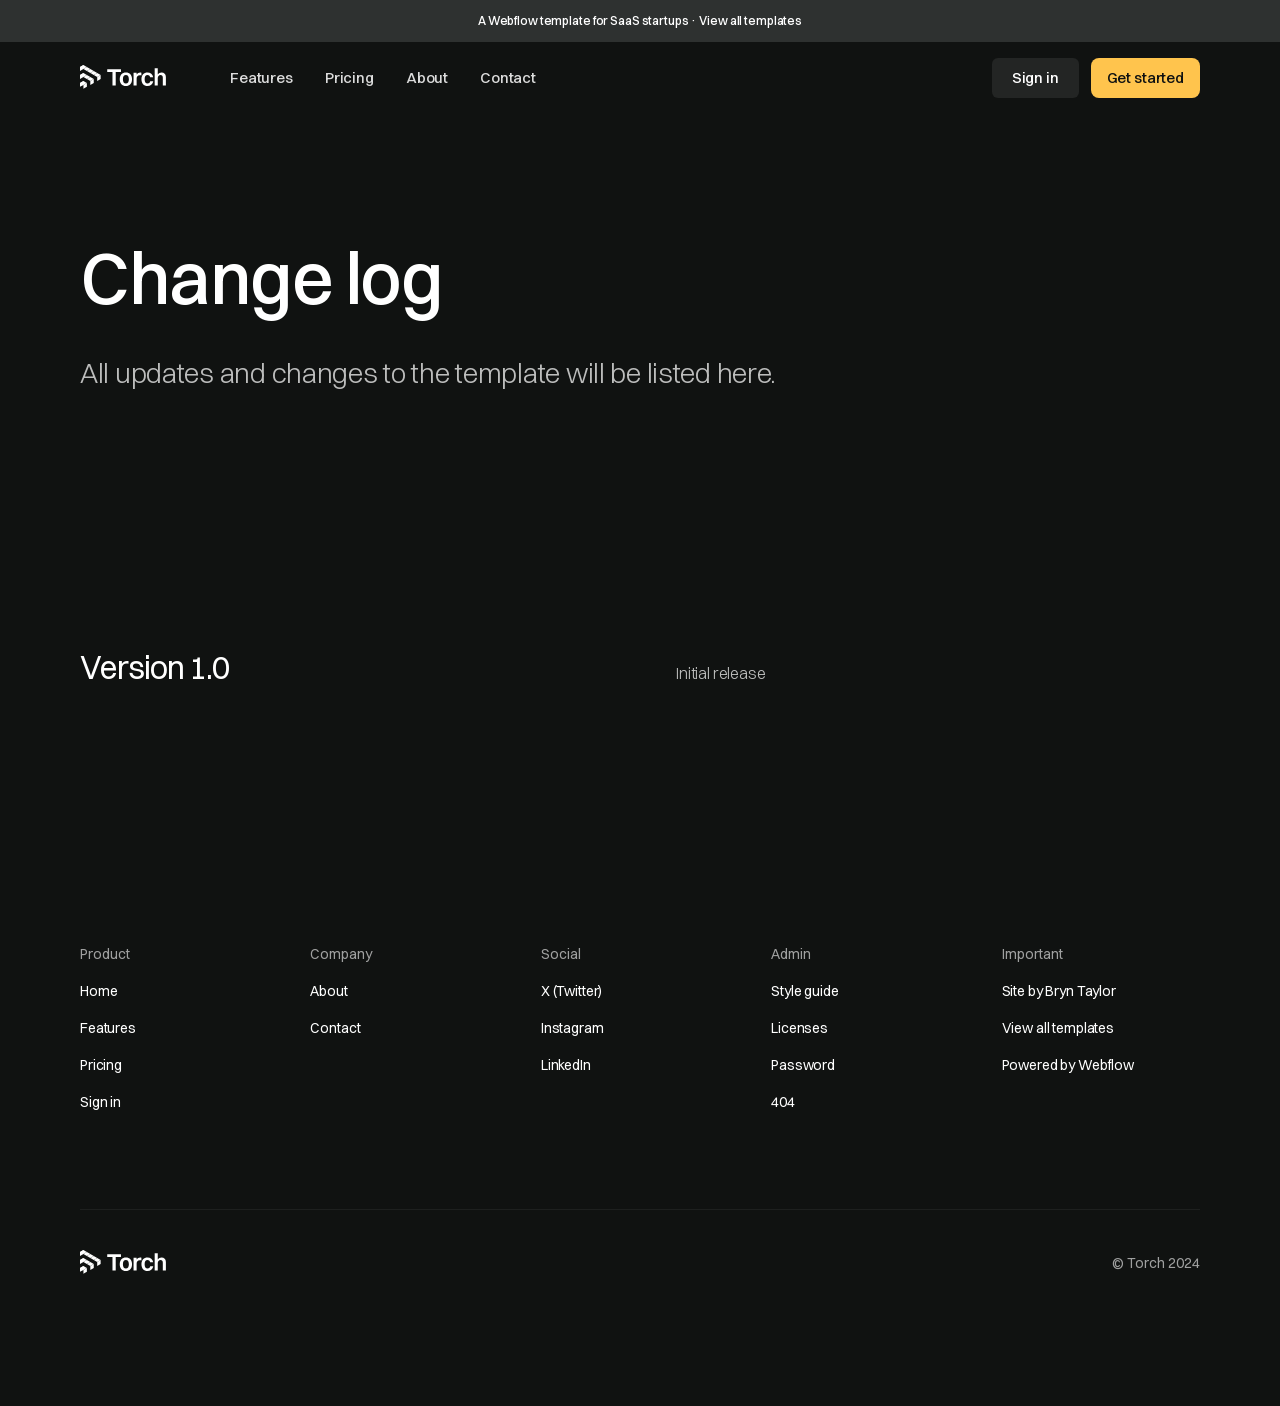
<file: admin/changelog.html>
<!DOCTYPE html><!--  This site was created in Webflow. https://webflow.com  --><!--  Last Published: Thu May 01 2025 09:14:16 GMT+0000 (Coordinated Universal Time)  -->
<html data-wf-page="68133b546dc9814d99e0e4c7" data-wf-site="68133b546dc9814d99e0e4d4" lang="en">
<head>
  <meta charset="utf-8">
  <title>Torch · Changelog</title>
  <meta content="Torch is a high-quality template for SaaS tech startups. It has multiple pages, sections and components to suit your needs. Take your company&#x27;s online presence to the next level." name="description">
  <meta content="Torch · Changelog" property="og:title">
  <meta content="Torch is a high-quality template for SaaS tech startups. It has multiple pages, sections and components to suit your needs. Take your company&#x27;s online presence to the next level." property="og:description">
  <meta content="https://cdn.prod.website-files.com/66fad496e2674af9c6f8f4ef/6703e5e87c9ca1599100560c_torch-opengraph-image.png" property="og:image">
  <meta content="Torch · Changelog" property="twitter:title">
  <meta content="Torch is a high-quality template for SaaS tech startups. It has multiple pages, sections and components to suit your needs. Take your company&#x27;s online presence to the next level." property="twitter:description">
  <meta content="https://cdn.prod.website-files.com/66fad496e2674af9c6f8f4ef/6703e5e87c9ca1599100560c_torch-opengraph-image.png" property="twitter:image">
  <meta property="og:type" content="website">
  <meta content="summary_large_image" name="twitter:card">
  <meta content="width=device-width, initial-scale=1" name="viewport">
  <meta content="Webflow" name="generator">
  <link href="../css/normalize.css" rel="stylesheet" type="text/css">
  <link href="../css/webflow.css" rel="stylesheet" type="text/css">
  <link href="../css/vs-code-activity-d28e634aacc5f00c97586e.webflow.css" rel="stylesheet" type="text/css">
  <script type="text/javascript">!function(o,c){var n=c.documentElement,t=" w-mod-";n.className+=t+"js",("ontouchstart"in o||o.DocumentTouch&&c instanceof DocumentTouch)&&(n.className+=t+"touch")}(window,document);</script>
  <link href="../images/favicon.png" rel="shortcut icon" type="image/x-icon">
  <link href="../images/webclip.png" rel="apple-touch-icon">
  <meta name="robots" content="noindex">
</head>
<body>
  <a href="https://www.bryntaylor.co.uk/platform/webflow?ref=template" target="_blank" class="section banner w-inline-block">
    <div class="container-large">
      <div>A Webflow template for SaaS startups · View all templates</div>
    </div>
  </a>
  <div data-animation="default" class="nav w-nav" data-easing2="ease" fs-scrolldisable-element="smart-nav" data-easing="ease" data-collapse="medium" data-w-id="abad23f6-3206-d95e-518e-2548f4c46996" role="banner" data-duration="400">
    <div class="nav-container">
      <div class="logo-wrapper">
        <a href="../index.html" class="logo w-nav-brand"><img src="../images/torch-logo.svg" loading="lazy" width="Auto" height="24" alt="Logo"></a>
        <nav role="navigation" id="w-node-abad23f6-3206-d95e-518e-2548f4c4699b-f4c46996" class="nav-menu w-nav-menu">
          <a href="../features.html" class="nav-link w-nav-link">Features</a>
          <a href="../pricing.html" class="nav-link w-nav-link">Pricing</a>
          <a href="../about.html" class="nav-link w-nav-link">About</a>
          <a href="../contact.html" class="nav-link w-nav-link">Contact</a>
        </nav>
      </div>
      <div id="w-node-abad23f6-3206-d95e-518e-2548f4c469b0-f4c46996" class="actions-wrapper">
        <a href="../sign-in.html" class="button-secondary small hide-mobile-portrait w-button">Sign in</a>
        <a href="#" class="button small hide-mobile-portrait w-button">Get started</a>
        <div class="nav-menu-button w-nav-button">
          <div class="menu-icon">
            <div class="menu-icon-line-top"></div>
            <div class="menu-icon-line-bottom"></div>
          </div>
        </div>
      </div>
    </div>
  </div>
  <div class="section">
    <div class="container-large">
      <div class="text-box _900px">
        <h1 class="heading extra-large">Change log<span class="text-color-light-purple"></span></h1>
        <div class="spacer-32"></div>
        <p class="paragraph extra-large">All updates and changes to the template will be listed here.</p>
      </div>
    </div>
  </div>
  <div class="section">
    <div class="container-large">
      <div class="grid-2-column align-baseline">
        <div id="w-node-c8253fb7-a37a-f1b7-0c88-04be10e15d00-99e0e4c7">
          <h2 class="heading medium">Version 1.0</h2>
        </div>
        <div id="w-node-_4ee1287b-929c-4ded-cbd8-2f85583b04bc-99e0e4c7">
          <p class="paragraph">Initial release</p>
        </div>
      </div>
    </div>
  </div>
  <section class="section">
    <div class="container-large">
      <div class="footer-grid">
        <div class="footer-column">
          <div class="text-color-muted">Product</div>
          <a href="../index.html" class="footer-link">Home</a>
          <a href="../features.html" class="footer-link">Features</a>
          <a href="../pricing.html" class="footer-link">Pricing</a>
          <a href="../sign-in.html" class="footer-link">Sign in</a>
        </div>
        <div class="footer-column">
          <div class="text-color-muted">Company</div>
          <a href="../about.html" class="footer-link">About</a>
          <a href="../contact.html" class="footer-link">Contact</a>
        </div>
        <div class="footer-column">
          <div class="text-color-muted">Social</div>
          <a href="https://x.com/" target="_blank" class="footer-link">X (Twitter)</a>
          <a href="https://www.instagram.com/" target="_blank" class="footer-link">Instagram</a>
          <a href="https://www.linkedin.com/" target="_blank" class="footer-link">LinkedIn</a>
        </div>
        <div class="footer-column">
          <div class="text-color-muted">Admin</div>
          <a href="../admin/styleguide.html" class="footer-link">Style guide</a>
          <a href="../admin/licenses.html" class="footer-link">Licenses</a>
          <a href="../401.html" class="footer-link">Password</a>
          <a href="../404.html" class="footer-link">404</a>
        </div>
        <div class="footer-column">
          <div class="text-color-muted">Important</div>
          <a href="https://www.bryntaylor.co.uk/?ref=template" target="_blank" class="footer-link">Site by Bryn Taylor</a>
          <a href="https://www.bryntaylor.co.uk/platform/webflow?ref=template" target="_blank" class="footer-link">View all templates</a>
          <a href="https://webflow.com/" target="_blank" class="footer-link">Powered by Webflow</a>
        </div>
      </div>
      <div class="spacer-96"></div>
      <div class="divider-line"></div>
      <div class="spacer-40"></div>
      <div class="footer-bottom">
        <a href="../index.html" class="logo w-nav-brand"><img src="../images/torch-logo.svg" loading="lazy" width="Auto" height="24" alt="Logo"></a>
        <div class="footer-link text-color-muted">© Torch 2024</div>
      </div>
    </div>
  </section>
  <script src="https://d3e54v103j8qbb.cloudfront.net/js/jquery-3.5.1.min.dc5e7f18c8.js?site=68133b546dc9814d99e0e4d4" type="text/javascript" integrity="sha256-9/aliU8dGd2tb6OSsuzixeV4y/faTqgFtohetphbbj0=" crossorigin="anonymous"></script>
  <script src="../js/webflow.js" type="text/javascript"></script>
</body>
</html>
</file>
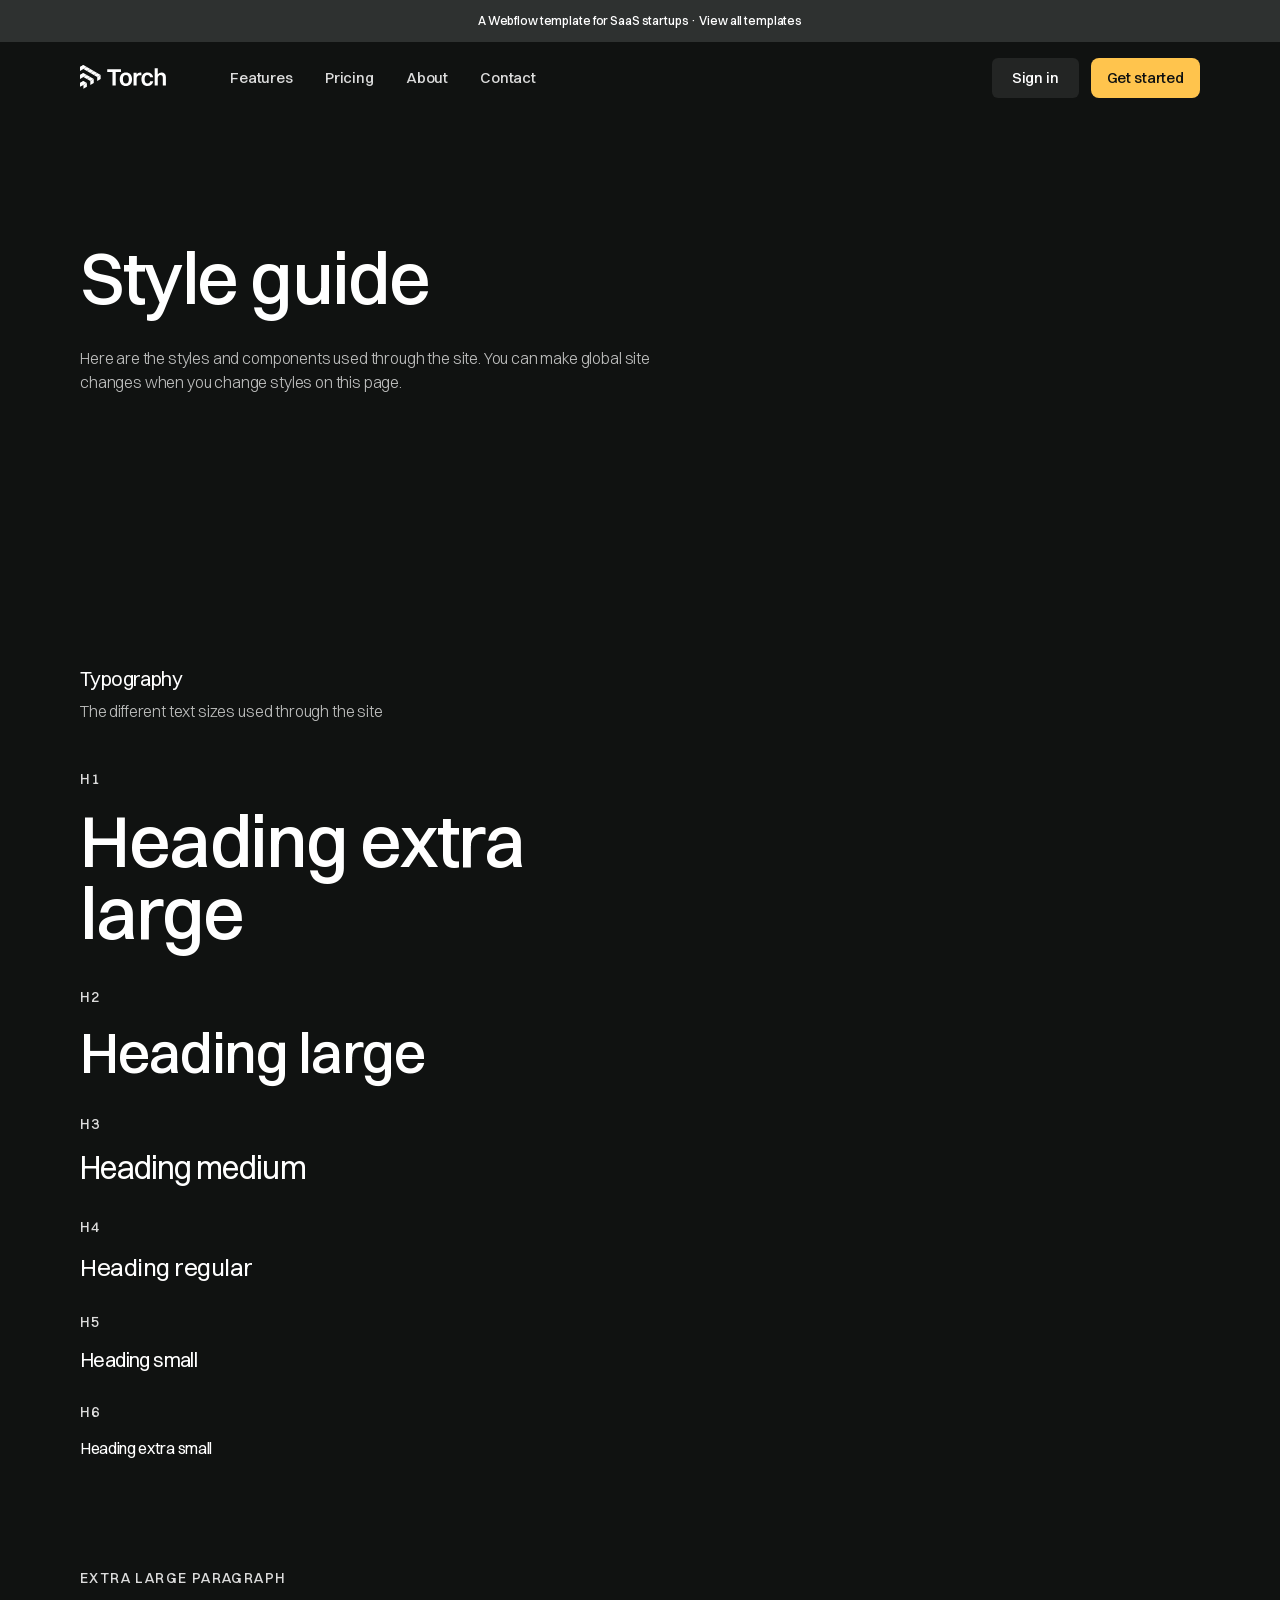
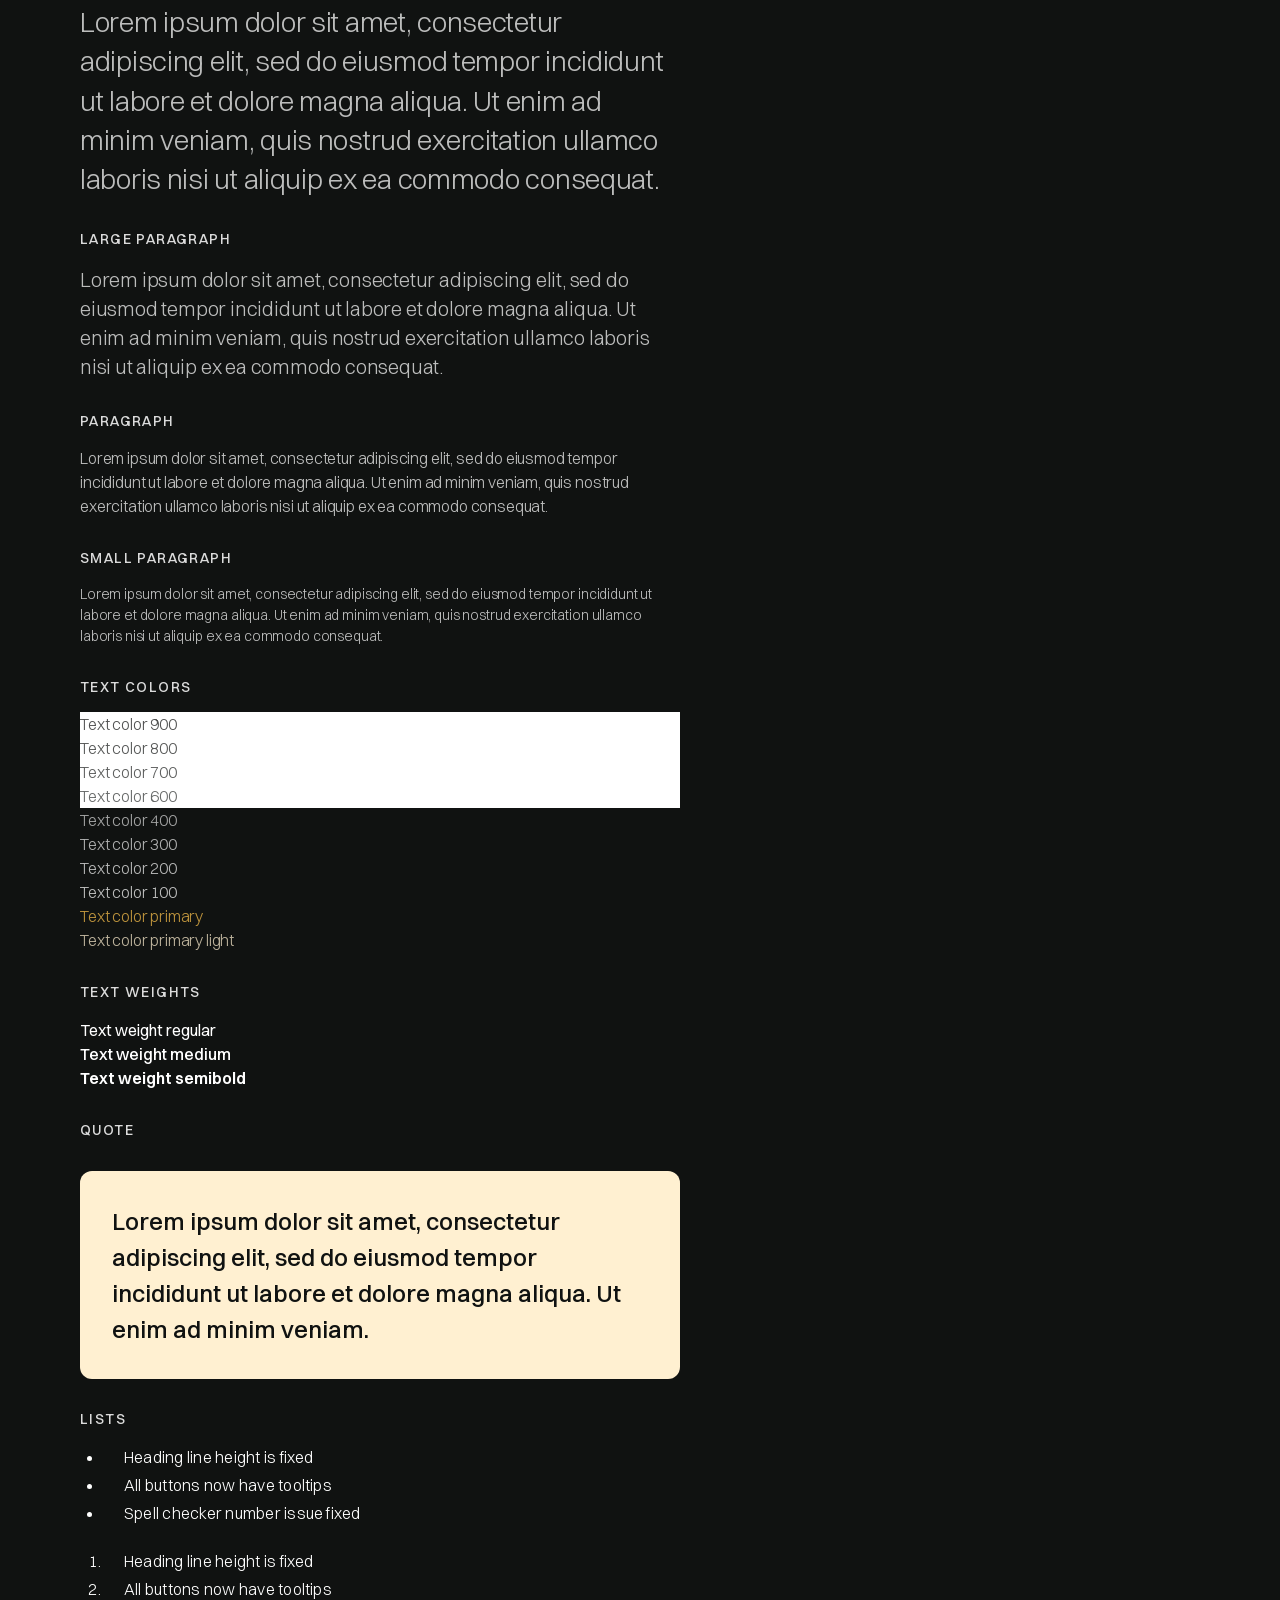
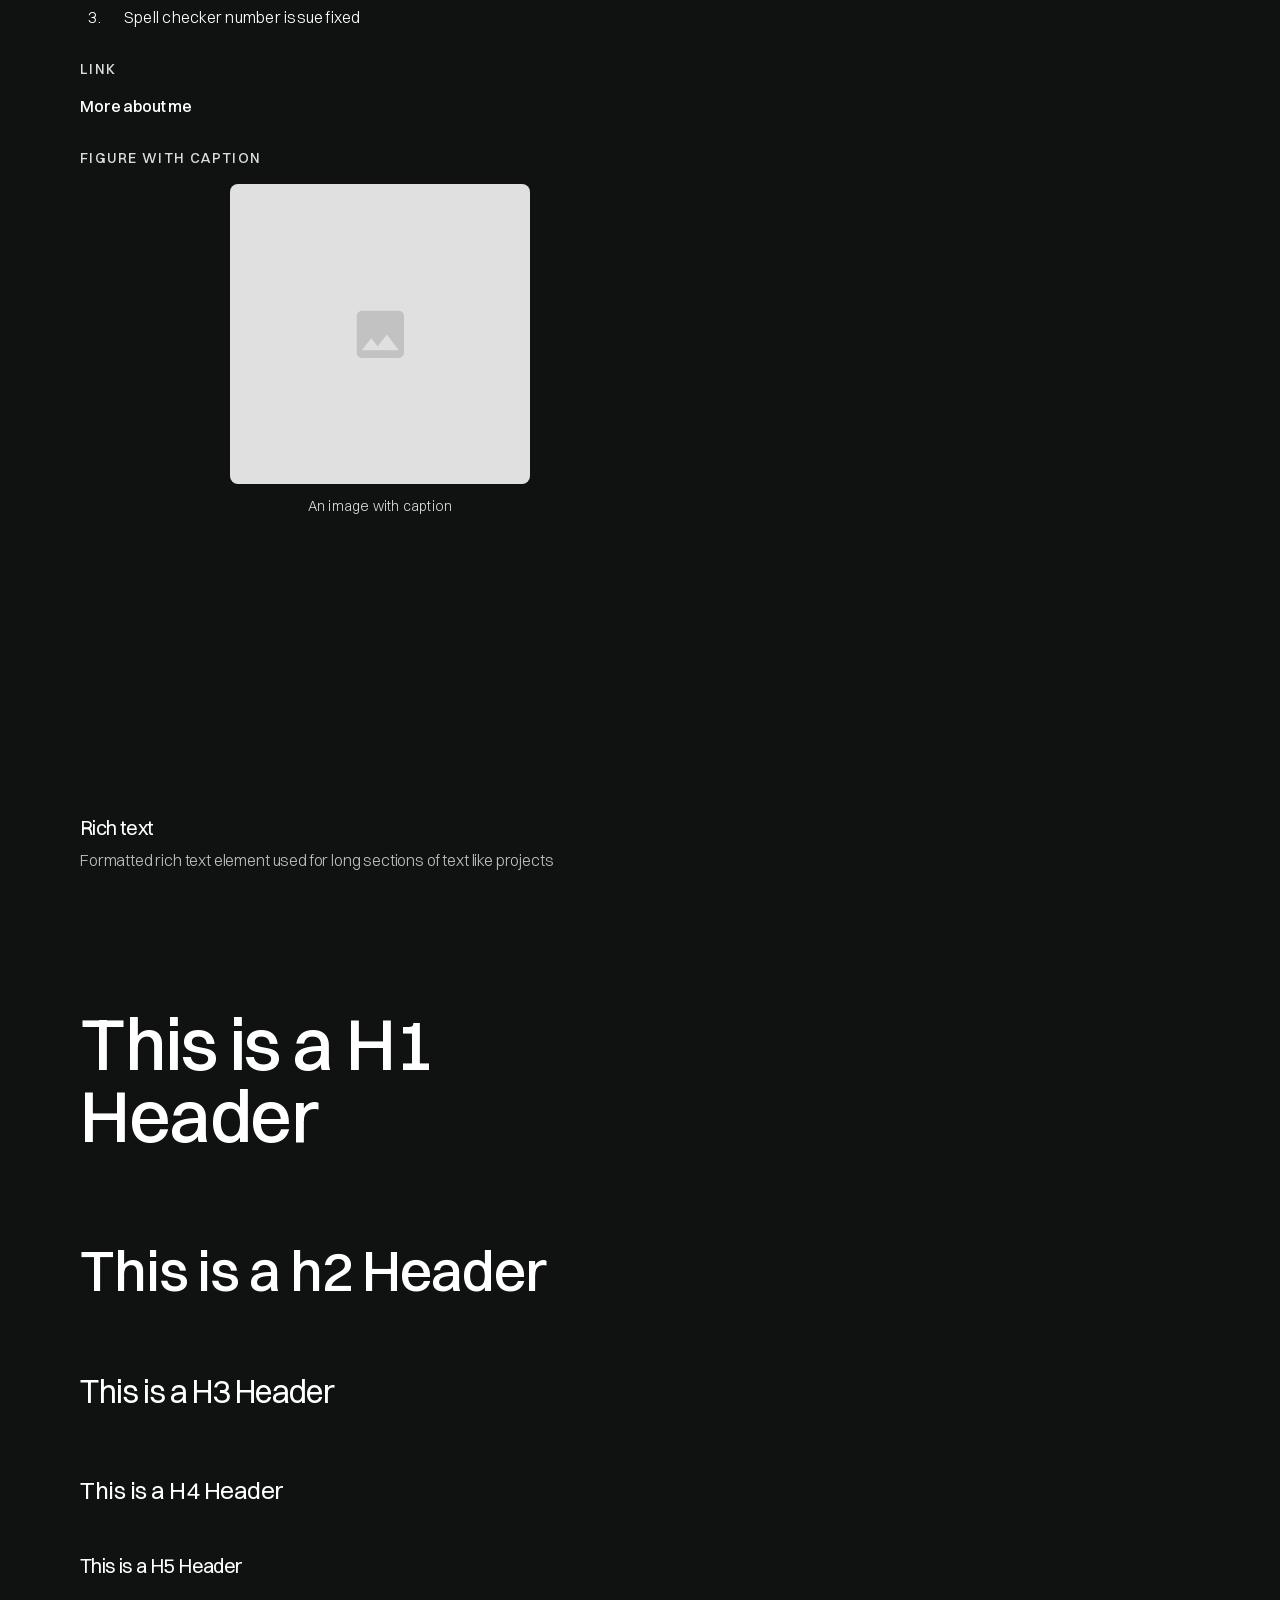
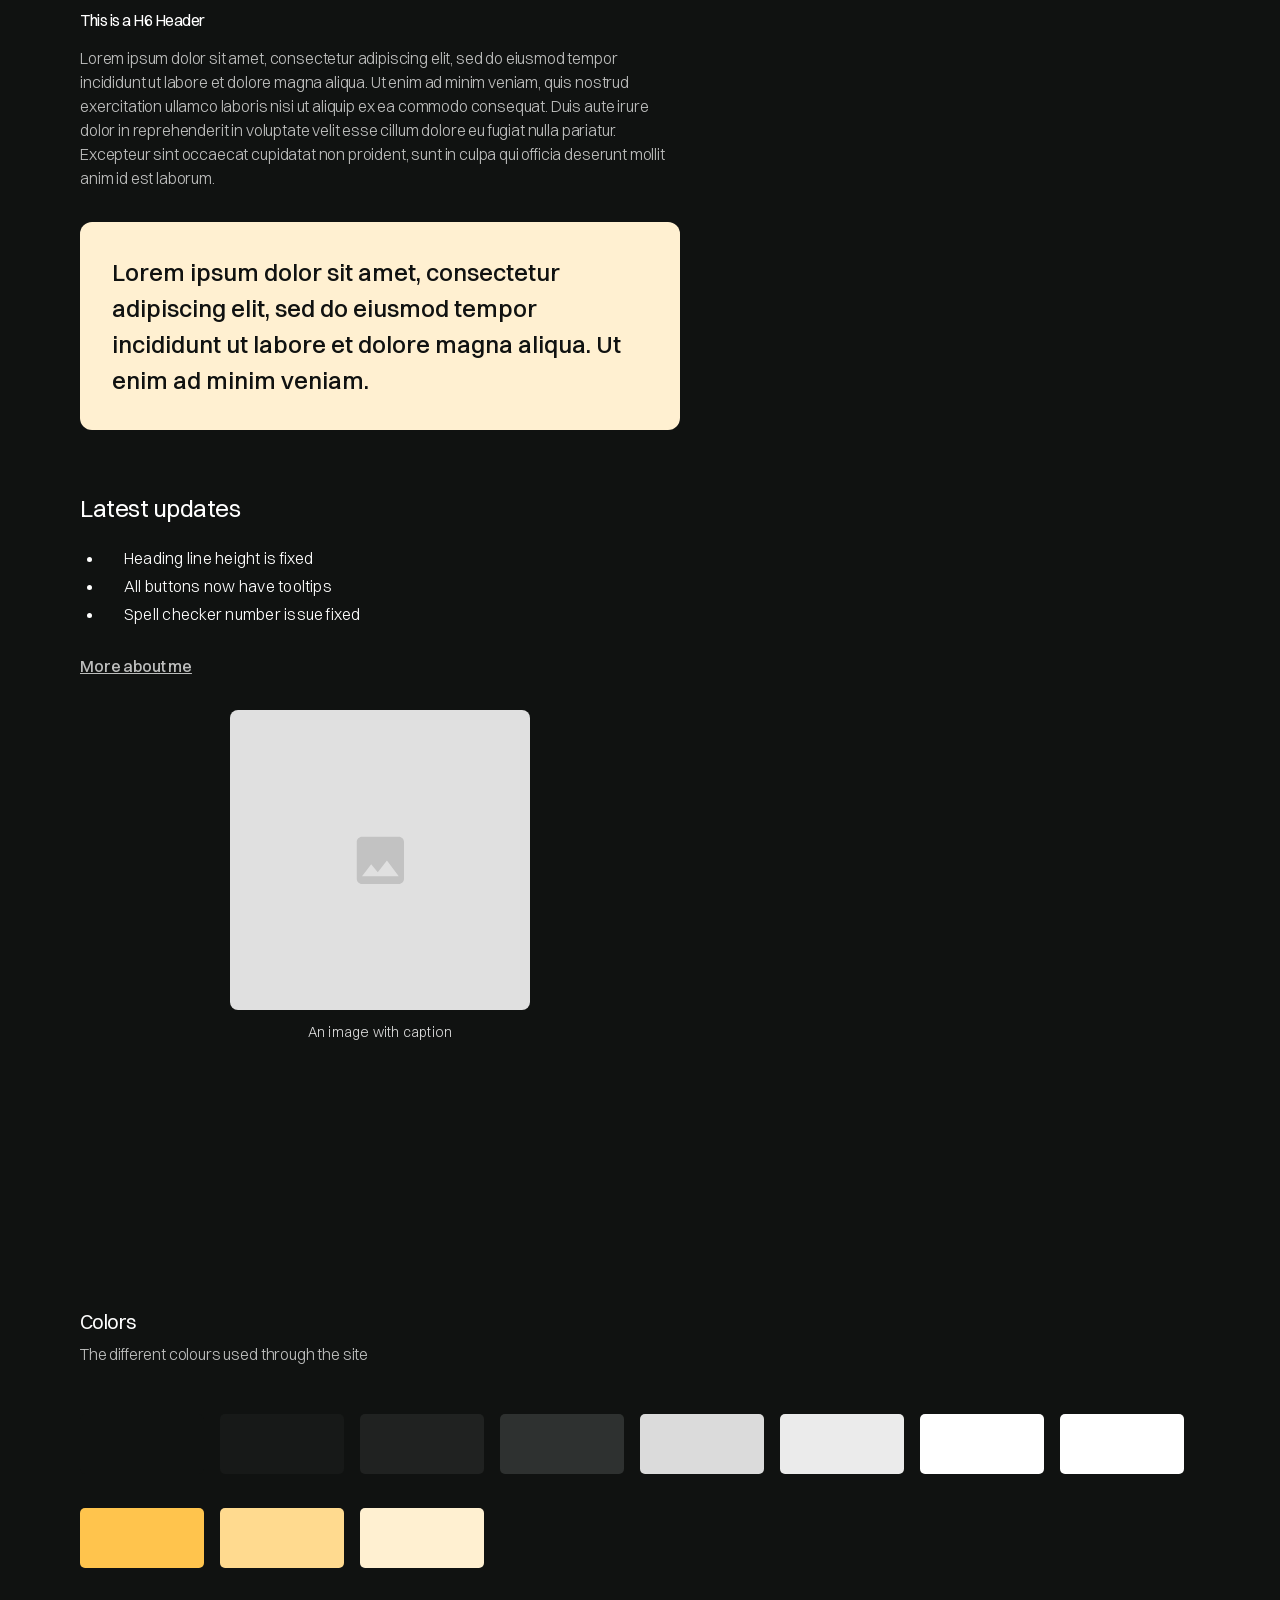
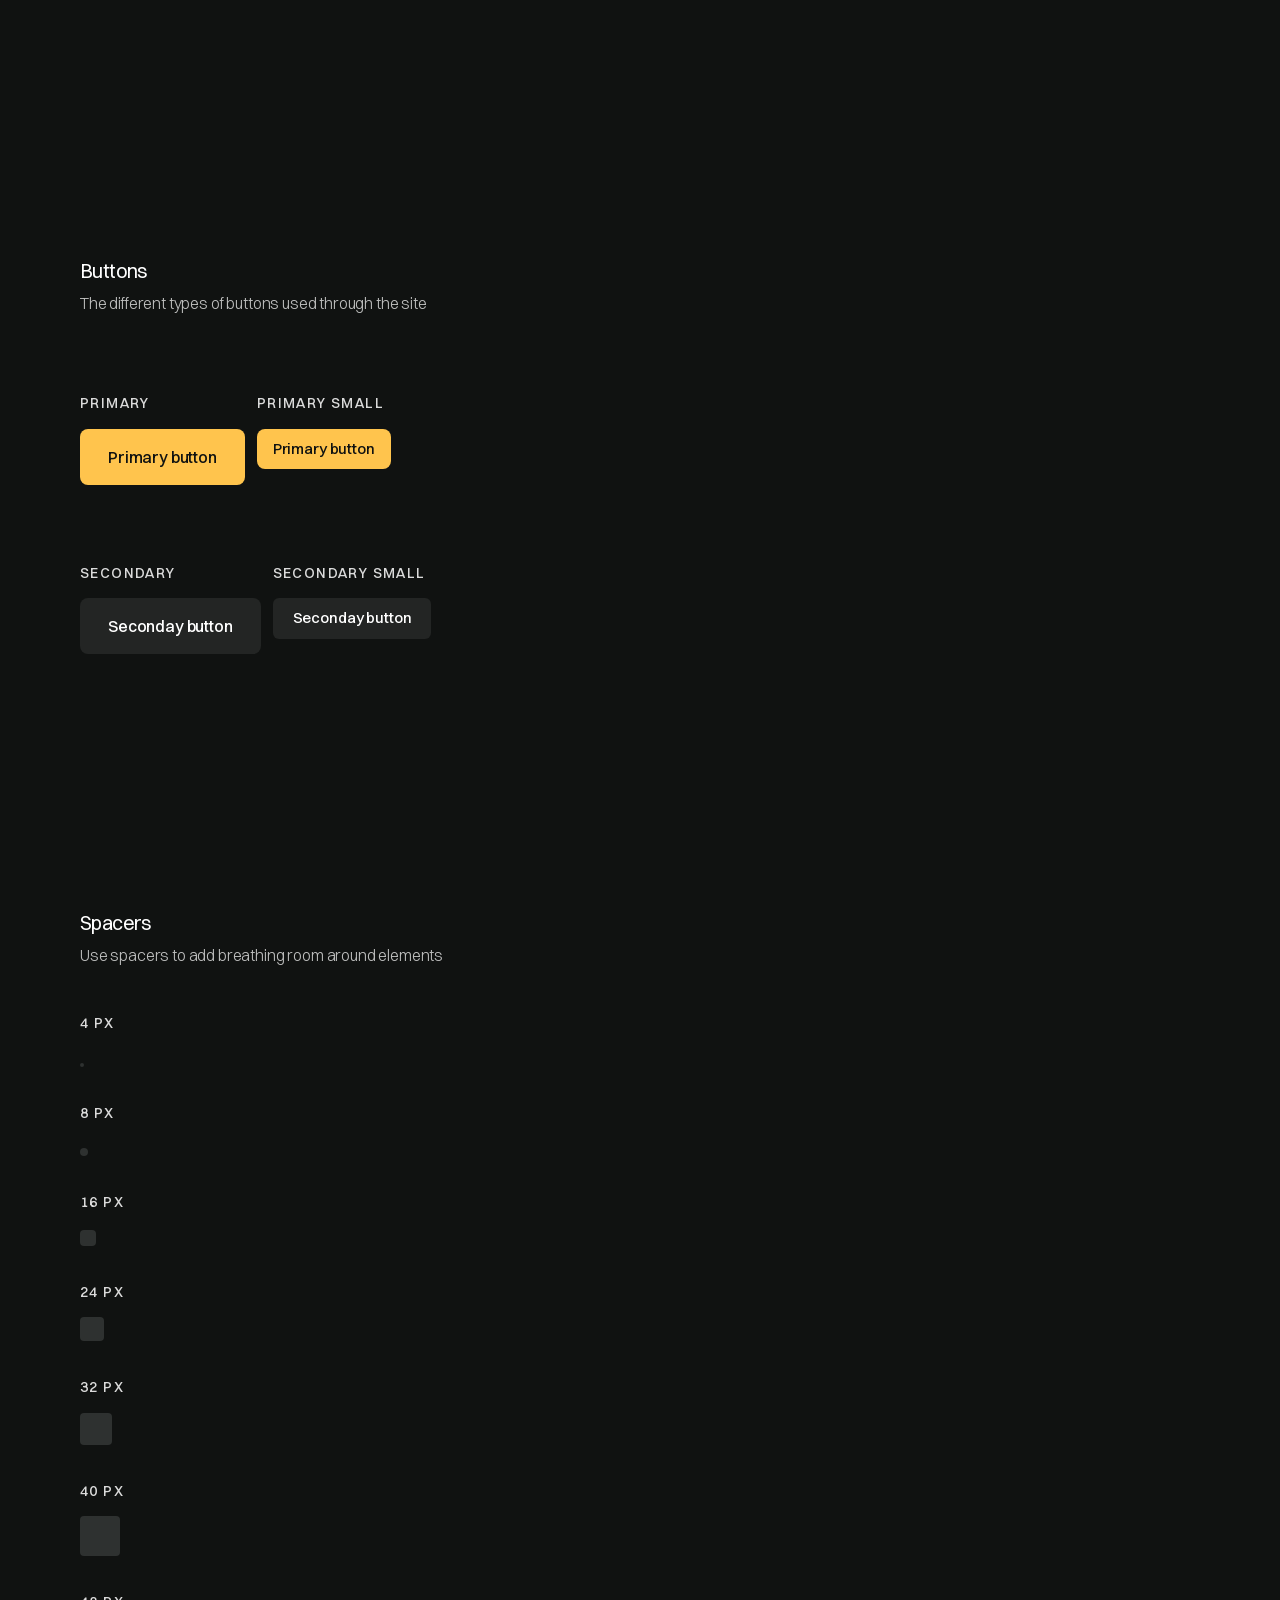
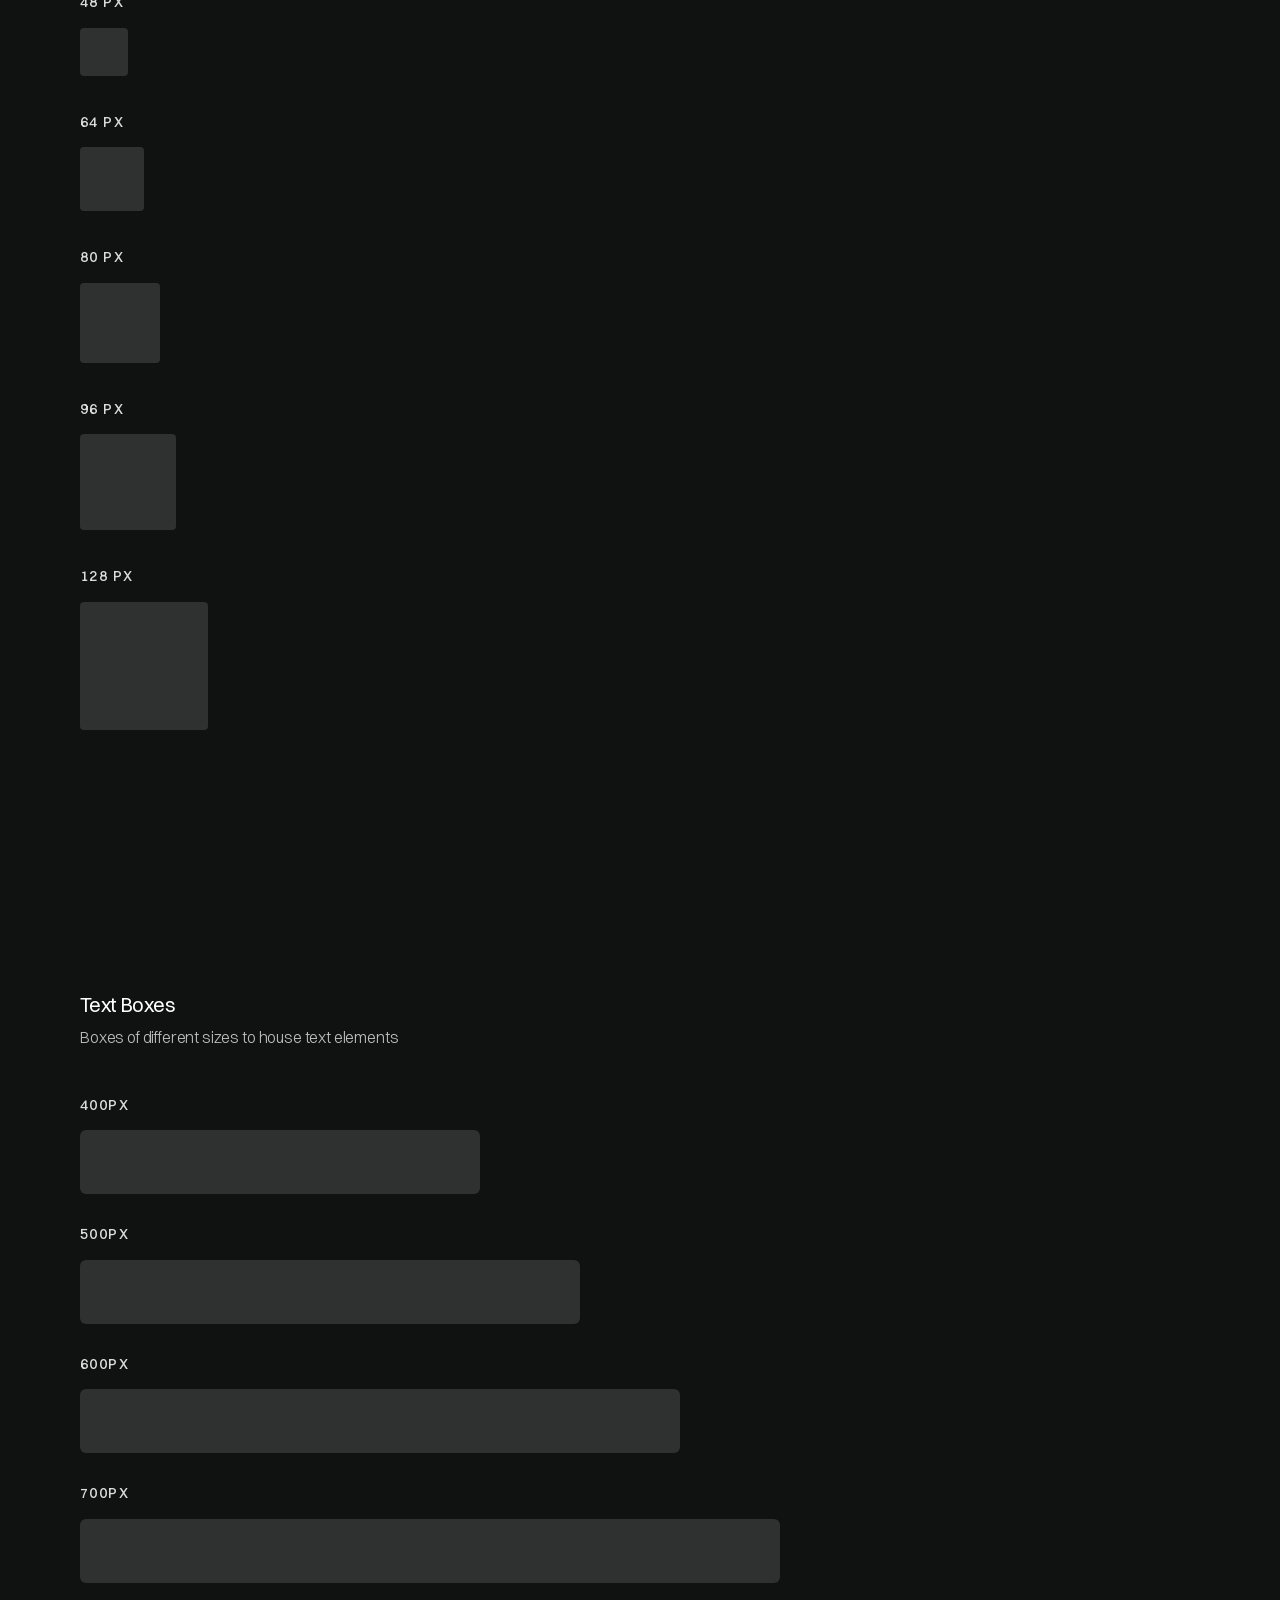
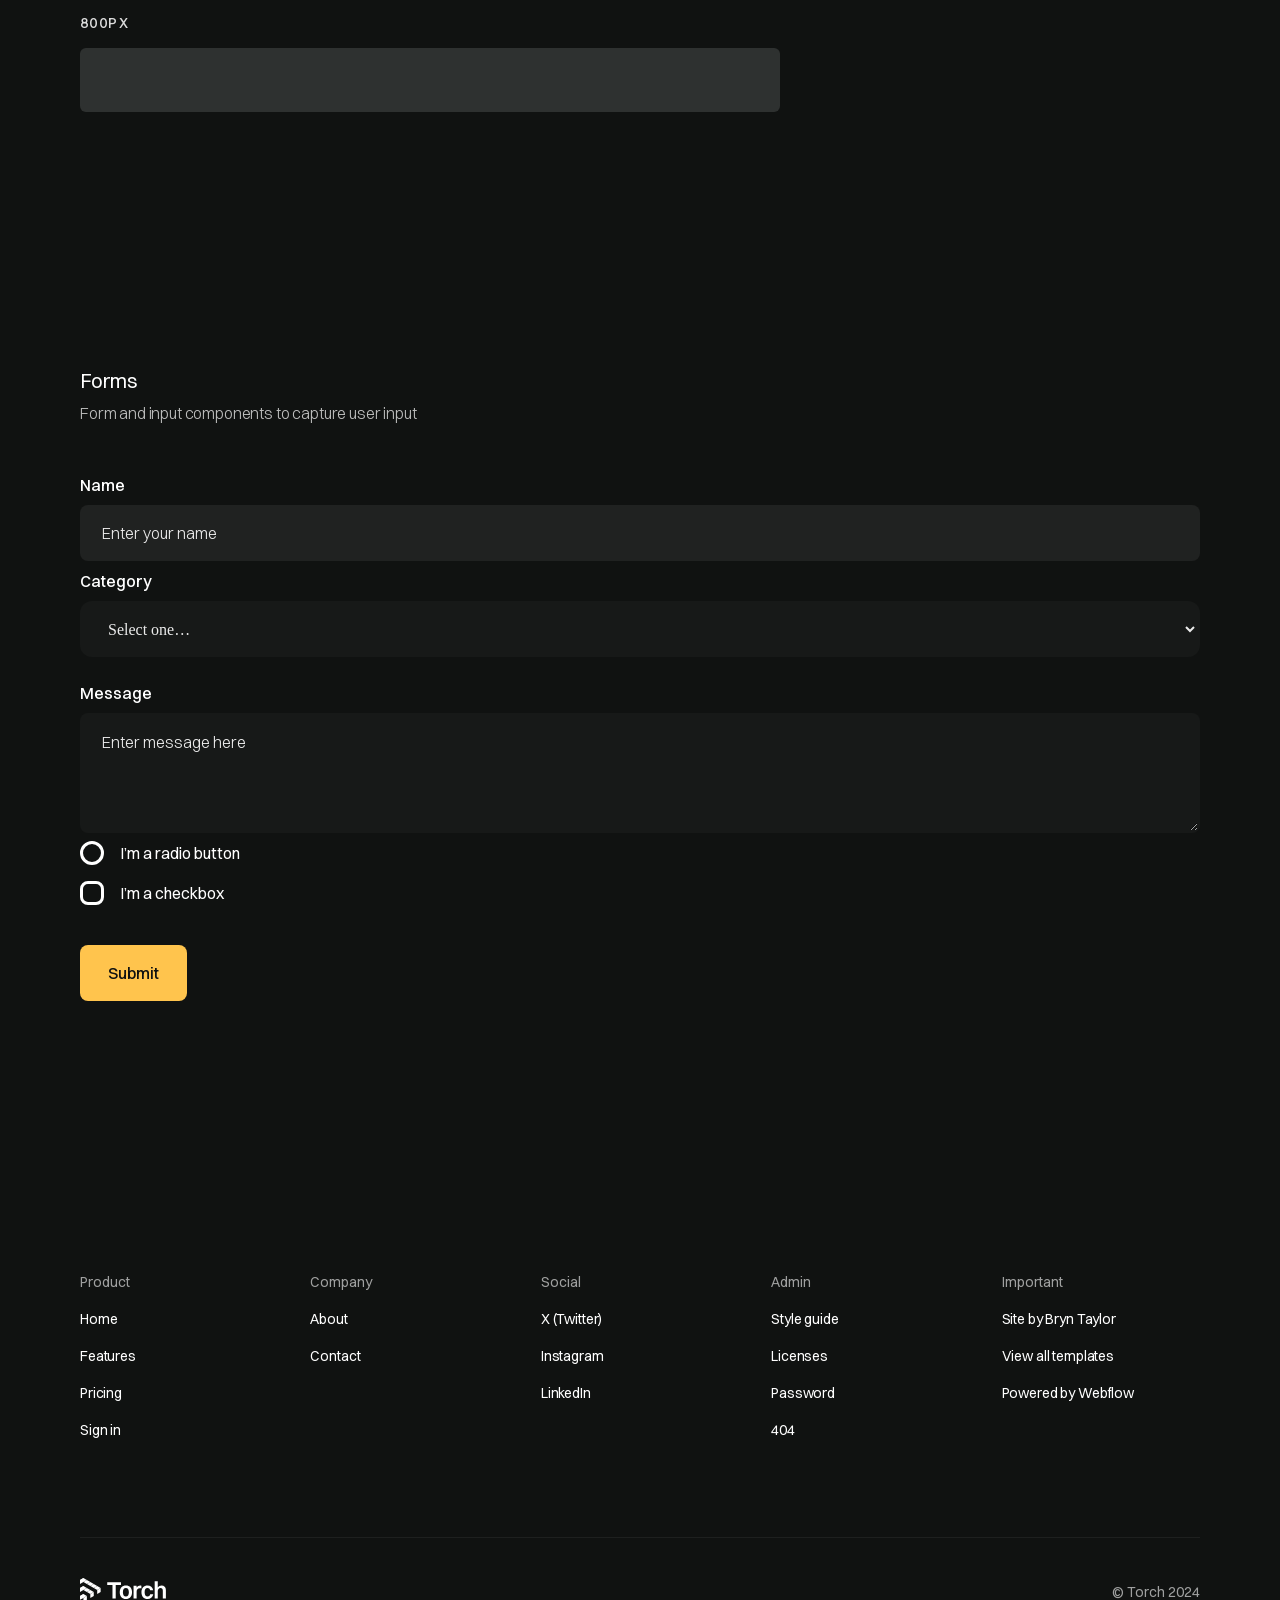
<file: admin/styleguide.html>
<!DOCTYPE html><!--  This site was created in Webflow. https://webflow.com  --><!--  Last Published: Thu May 01 2025 09:14:16 GMT+0000 (Coordinated Universal Time)  -->
<html data-wf-page="68133b546dc9814d99e0e4c9" data-wf-site="68133b546dc9814d99e0e4d4" lang="en">
<head>
  <meta charset="utf-8">
  <title>Torch · Style Guide</title>
  <meta content="Torch is a high-quality template for SaaS tech startups. It has multiple pages, sections and components to suit your needs. Take your company&#x27;s online presence to the next level." name="description">
  <meta content="Torch · Style Guide" property="og:title">
  <meta content="Torch is a high-quality template for SaaS tech startups. It has multiple pages, sections and components to suit your needs. Take your company&#x27;s online presence to the next level." property="og:description">
  <meta content="https://cdn.prod.website-files.com/66fad496e2674af9c6f8f4ef/6703e5e87c9ca1599100560c_torch-opengraph-image.png" property="og:image">
  <meta content="Torch · Style Guide" property="twitter:title">
  <meta content="Torch is a high-quality template for SaaS tech startups. It has multiple pages, sections and components to suit your needs. Take your company&#x27;s online presence to the next level." property="twitter:description">
  <meta content="https://cdn.prod.website-files.com/66fad496e2674af9c6f8f4ef/6703e5e87c9ca1599100560c_torch-opengraph-image.png" property="twitter:image">
  <meta property="og:type" content="website">
  <meta content="summary_large_image" name="twitter:card">
  <meta content="width=device-width, initial-scale=1" name="viewport">
  <meta content="Webflow" name="generator">
  <link href="../css/normalize.css" rel="stylesheet" type="text/css">
  <link href="../css/webflow.css" rel="stylesheet" type="text/css">
  <link href="../css/vs-code-activity-d28e634aacc5f00c97586e.webflow.css" rel="stylesheet" type="text/css">
  <script type="text/javascript">!function(o,c){var n=c.documentElement,t=" w-mod-";n.className+=t+"js",("ontouchstart"in o||o.DocumentTouch&&c instanceof DocumentTouch)&&(n.className+=t+"touch")}(window,document);</script>
  <link href="../images/favicon.png" rel="shortcut icon" type="image/x-icon">
  <link href="../images/webclip.png" rel="apple-touch-icon">
</head>
<body>
  <a href="https://www.bryntaylor.co.uk/platform/webflow?ref=template" target="_blank" class="section banner w-inline-block">
    <div class="container-large">
      <div>A Webflow template for SaaS startups · View all templates</div>
    </div>
  </a>
  <div data-animation="default" class="nav w-nav" data-easing2="ease" fs-scrolldisable-element="smart-nav" data-easing="ease" data-collapse="medium" data-w-id="abad23f6-3206-d95e-518e-2548f4c46996" role="banner" data-duration="400">
    <div class="nav-container">
      <div class="logo-wrapper">
        <a href="../index.html" class="logo w-nav-brand"><img src="../images/torch-logo.svg" loading="lazy" width="Auto" height="24" alt="Logo"></a>
        <nav role="navigation" id="w-node-abad23f6-3206-d95e-518e-2548f4c4699b-f4c46996" class="nav-menu w-nav-menu">
          <a href="../features.html" class="nav-link w-nav-link">Features</a>
          <a href="../pricing.html" class="nav-link w-nav-link">Pricing</a>
          <a href="../about.html" class="nav-link w-nav-link">About</a>
          <a href="../contact.html" class="nav-link w-nav-link">Contact</a>
        </nav>
      </div>
      <div id="w-node-abad23f6-3206-d95e-518e-2548f4c469b0-f4c46996" class="actions-wrapper">
        <a href="../sign-in.html" class="button-secondary small hide-mobile-portrait w-button">Sign in</a>
        <a href="#" class="button small hide-mobile-portrait w-button">Get started</a>
        <div class="nav-menu-button w-nav-button">
          <div class="menu-icon">
            <div class="menu-icon-line-top"></div>
            <div class="menu-icon-line-bottom"></div>
          </div>
        </div>
      </div>
    </div>
  </div>
  <div class="section">
    <div class="container-large">
      <div class="text-box">
        <h1 class="heading extra-large">Style guide</h1>
        <div class="spacer-24"></div>
      </div>
      <div class="text-box _600px">
        <p class="paragraph">Here are the styles and components used through the site. You can make global site changes when you change styles on this page.</p>
      </div>
    </div>
  </div>
  <div class="section">
    <section id="Typography" class="container-large">
      <div class="style-guide-section-header">
        <h2 class="heading small">Typography</h2>
        <div class="spacer-8"></div>
        <p class="paragraph">The different text sizes used through the site</p>
      </div>
      <div class="text-box _600px">
        <div class="style-guide-block">
          <h3 class="style-guide-label">h1</h3>
          <h1 class="heading extra-large">Heading extra large</h1>
        </div>
        <div class="style-guide-block">
          <h3 class="style-guide-label">h2</h3>
          <h2 class="heading large">Heading large</h2>
        </div>
        <div class="style-guide-block">
          <h3 class="style-guide-label">h3</h3>
          <h3 class="heading medium">Heading medium</h3>
        </div>
        <div class="style-guide-block">
          <h3 class="style-guide-label">h4</h3>
          <h4 class="heading regular">Heading regular</h4>
        </div>
        <div class="style-guide-block">
          <h3 class="style-guide-label">h5</h3>
          <h5 class="heading small">Heading small</h5>
        </div>
        <div class="style-guide-block">
          <h3 class="style-guide-label">h6</h3>
          <h6 class="heading extra-small">Heading extra small</h6>
        </div>
        <div class="spacer-48"></div>
        <div class="style-guide-block">
          <h3 class="style-guide-label">Extra Large Paragraph</h3>
          <p class="paragraph extra-large">Lorem ipsum dolor sit amet, consectetur adipiscing elit, sed do eiusmod tempor incididunt ut labore et dolore magna aliqua. Ut enim ad minim veniam, quis nostrud exercitation ullamco laboris nisi ut aliquip ex ea commodo consequat.<br></p>
        </div>
        <div class="style-guide-block">
          <h3 class="style-guide-label">Large Paragraph</h3>
          <p class="paragraph large">Lorem ipsum dolor sit amet, consectetur adipiscing elit, sed do eiusmod tempor incididunt ut labore et dolore magna aliqua. Ut enim ad minim veniam, quis nostrud exercitation ullamco laboris nisi ut aliquip ex ea commodo consequat.<br></p>
        </div>
        <div class="style-guide-block">
          <h3 class="style-guide-label">Paragraph</h3>
          <p class="paragraph">Lorem ipsum dolor sit amet, consectetur adipiscing elit, sed do eiusmod tempor incididunt ut labore et dolore magna aliqua. Ut enim ad minim veniam, quis nostrud exercitation ullamco laboris nisi ut aliquip ex ea commodo consequat.<br></p>
        </div>
        <div class="style-guide-block">
          <h3 class="style-guide-label">Small Paragraph</h3>
          <p class="paragraph small">Lorem ipsum dolor sit amet, consectetur adipiscing elit, sed do eiusmod tempor incididunt ut labore et dolore magna aliqua. Ut enim ad minim veniam, quis nostrud exercitation ullamco laboris nisi ut aliquip ex ea commodo consequat.<br></p>
        </div>
        <div class="style-guide-block">
          <h3 class="style-guide-label">Text colors</h3>
          <div class="background-color-100">
            <p class="text-color-900">Text color 900<br></p>
            <p class="text-color-800">Text color 800<br></p>
            <p class="text-color-700">Text color 700<br></p>
            <p class="text-color-600">Text color 600<br></p>
          </div>
          <p class="text-color-400">Text color 400<br></p>
          <p class="text-color-300">Text color 300<br></p>
          <p class="text-color-200">Text color 200<br></p>
          <p class="text-color-100">Text color 100<br></p>
          <p class="text-color-accent">Text color primary<br></p>
          <p class="text-color-accent-light">Text color primary light<br></p>
        </div>
        <div class="style-guide-block">
          <h3 class="style-guide-label">Text Weights</h3>
          <div class="text-weight-regular">Text weight regular</div>
          <div class="text-weight-medium">Text weight medium</div>
          <div class="text-weight-semibold">Text weight semibold</div>
        </div>
        <div class="style-guide-block">
          <h3 class="style-guide-label">Quote</h3>
          <blockquote class="block-quote">Lorem ipsum dolor sit amet, consectetur adipiscing elit, sed do eiusmod tempor incididunt ut labore et dolore magna aliqua. Ut enim ad minim veniam.</blockquote>
        </div>
        <div class="style-guide-block">
          <h3 class="style-guide-label">Lists</h3>
          <ul role="list">
            <li>Heading line height is fixed</li>
            <li>All buttons now have tooltips</li>
            <li>Spell checker number issue fixed</li>
          </ul>
          <ol role="list">
            <li>Heading line height is fixed</li>
            <li>All buttons now have tooltips</li>
            <li>Spell checker number issue fixed</li>
          </ol>
        </div>
        <div class="style-guide-block">
          <h3 class="style-guide-label">Link</h3>
          <a href="https://www.bryntaylor.co.uk/" target="_blank">More about me</a>
        </div>
        <div class="style-guide-block">
          <h3 class="style-guide-label">Figure with caption</h3>
          <div class="rich-text w-richtext">
            <figure style="max-width:300px" class="w-richtext-align-fullwidth w-richtext-figure-type-image">
              <div><img src="../images/placeholder.svg" loading="lazy" alt=""></div>
              <figcaption>An image with caption</figcaption>
            </figure>
          </div>
        </div>
      </div>
    </section>
  </div>
  <div class="section">
    <section id="Rich-Text" class="container-large">
      <div class="style-guide-section-header">
        <h2 class="heading small">Rich text</h2>
        <div class="spacer-8"></div>
        <p class="paragraph">Formatted rich text element used for long sections of text like projects</p>
      </div>
      <div class="text-box _600px">
        <div class="rich-text w-richtext">
          <h1>This is a H1 Header</h1>
          <h2>This is a h2 Header</h2>
          <h3>This is a H3 Header</h3>
          <h4>This is a H4 Header</h4>
          <h5>This is a H5 Header</h5>
          <h6>This is a H6 Header</h6>
          <p>Lorem ipsum dolor sit amet, consectetur adipiscing elit, sed do eiusmod tempor incididunt ut labore et dolore magna aliqua. Ut enim ad minim veniam, quis nostrud exercitation ullamco laboris nisi ut aliquip ex ea commodo consequat. Duis aute irure dolor in reprehenderit in voluptate velit esse cillum dolore eu fugiat nulla pariatur. Excepteur sint occaecat cupidatat non proident, sunt in culpa qui officia deserunt mollit anim id est laborum.</p>
          <blockquote>Lorem ipsum dolor sit amet, consectetur adipiscing elit, sed do eiusmod tempor incididunt ut labore et dolore magna aliqua. Ut enim ad minim veniam.</blockquote>
          <h4>Latest updates</h4>
          <ul role="list">
            <li>Heading line height is fixed</li>
            <li>All buttons now have tooltips</li>
            <li>Spell checker number issue fixed</li>
          </ul>
          <p>
            <a href="https://www.bryntaylor.co.uk/" target="_blank">More about me</a>
          </p>
          <figure style="max-width:300px" class="w-richtext-align-fullwidth w-richtext-figure-type-image">
            <div><img src="../images/placeholder.svg" loading="lazy" alt=""></div>
            <figcaption>An image with caption</figcaption>
          </figure>
        </div>
      </div>
    </section>
  </div>
  <div class="section">
    <section id="Colours" class="container-large">
      <div class="style-guide-section-header">
        <h2 class="heading small">Colors</h2>
        <div class="spacer-8"></div>
        <p class="paragraph">The different colours used through the site</p>
      </div>
      <div class="style-guide-colour-grid">
        <div class="style-guide-colour-block">
          <div class="color-block background-color-900"></div>
          <div class="spacer-24"></div>
        </div>
        <div class="style-guide-colour-block">
          <div class="color-block background-color-800"></div>
          <div class="spacer-24"></div>
        </div>
        <div class="style-guide-colour-block">
          <div class="color-block background-color-700"></div>
          <div class="spacer-24"></div>
        </div>
        <div class="style-guide-colour-block">
          <div class="color-block background-color-600"></div>
          <div class="spacer-24"></div>
        </div>
        <div class="style-guide-colour-block">
          <div class="color-block background-color-400"></div>
          <div class="spacer-24"></div>
        </div>
        <div class="style-guide-colour-block">
          <div class="color-block background-color-300"></div>
          <div class="spacer-24"></div>
        </div>
        <div class="style-guide-colour-block">
          <div class="color-block background-color-200"></div>
          <div class="spacer-24"></div>
        </div>
        <div class="style-guide-colour-block">
          <div class="color-block background-color-100"></div>
          <div class="spacer-24"></div>
        </div>
        <div class="style-guide-colour-block">
          <div class="color-block background-color-accent"></div>
          <div class="spacer-24"></div>
        </div>
        <div class="style-guide-colour-block">
          <div class="color-block background-color-accent-medium"></div>
          <div class="spacer-24"></div>
        </div>
        <div class="style-guide-colour-block">
          <div class="color-block background-color-accent-light"></div>
          <div class="spacer-24"></div>
        </div>
      </div>
    </section>
  </div>
  <div class="section">
    <div id="Buttons" class="container-large">
      <div class="style-guide-section-header">
        <h2 class="heading small">Buttons</h2>
        <div class="spacer-8"></div>
        <p class="paragraph">The different types of buttons used through the site</p>
      </div>
      <div class="button-group">
        <div>
          <h3 class="style-guide-label">Primary</h3>
          <a href="#" class="button w-button">Primary button</a>
        </div>
        <div>
          <h3 class="style-guide-label">Primary small</h3>
          <a href="#" class="button small w-button">Primary button</a>
        </div>
      </div>
      <div class="spacer-48"></div>
      <div class="button-group">
        <div>
          <h3 class="style-guide-label">Secondary</h3>
          <a href="#" class="button-secondary w-button">Seconday button</a>
        </div>
        <div>
          <h3 class="style-guide-label">Secondary small</h3>
          <a href="#" class="button-secondary small w-button">Seconday button</a>
        </div>
      </div>
    </div>
  </div>
  <div class="section">
    <div id="Spacers" class="container-large">
      <div class="style-guide-section-header">
        <h2 class="heading small">Spacers</h2>
        <div class="spacer-8"></div>
        <p class="paragraph">Use spacers to add breathing room around elements</p>
      </div>
      <div class="text-box">
        <div>
          <h3 class="style-guide-label">4 px</h3>
          <div class="visible-spacer">
            <div class="spacer-4"></div>
          </div>
        </div>
        <div>
          <h3 class="style-guide-label">8 px</h3>
          <div class="visible-spacer">
            <div class="spacer-8"></div>
          </div>
        </div>
        <div>
          <h3 class="style-guide-label">16 px</h3>
          <div class="visible-spacer">
            <div class="spacer-16"></div>
          </div>
        </div>
        <div>
          <h3 class="style-guide-label">24 px</h3>
          <div class="visible-spacer">
            <div class="spacer-24"></div>
          </div>
        </div>
        <div>
          <h3 class="style-guide-label">32 px</h3>
          <div class="visible-spacer">
            <div class="spacer-32"></div>
          </div>
        </div>
        <div>
          <h3 class="style-guide-label">40 px</h3>
          <div class="visible-spacer">
            <div class="spacer-40"></div>
          </div>
        </div>
        <div>
          <h3 class="style-guide-label">48 PX</h3>
          <div class="visible-spacer">
            <div class="spacer-48"></div>
          </div>
        </div>
        <div>
          <h3 class="style-guide-label">64 PX</h3>
          <div class="visible-spacer">
            <div class="spacer-64"></div>
          </div>
        </div>
        <div>
          <h3 class="style-guide-label">80 PX</h3>
          <div class="visible-spacer">
            <div class="spacer-80"></div>
          </div>
        </div>
        <div>
          <h3 class="style-guide-label">96 PX</h3>
          <div class="visible-spacer">
            <div class="spacer-96"></div>
          </div>
        </div>
        <div>
          <h3 class="style-guide-label">128 PX</h3>
          <div class="visible-spacer">
            <div class="spacer-128"></div>
          </div>
        </div>
      </div>
    </div>
  </div>
  <div class="section">
    <div id="Text-Boxes" class="container-large">
      <div class="style-guide-section-header">
        <h2 class="heading small">Text Boxes</h2>
        <div class="spacer-8"></div>
        <p class="paragraph">Boxes of different sizes to house text elements</p>
      </div>
      <div class="text-box">
        <h3 class="style-guide-label">400px</h3>
        <div class="text-box _400px visible-text-box"></div>
      </div>
      <div class="text-box">
        <h3 class="style-guide-label">500px</h3>
        <div class="text-box _500px visible-text-box"></div>
      </div>
      <div class="text-box">
        <h3 class="style-guide-label">600px</h3>
        <div class="text-box _600px visible-text-box"></div>
      </div>
      <div class="text-box">
        <h3 class="style-guide-label">700px</h3>
        <div class="text-box _700px visible-text-box"></div>
      </div>
      <div class="text-box">
        <h3 class="style-guide-label">800px</h3>
        <div class="text-box _800px visible-text-box"></div>
      </div>
    </div>
  </div>
  <div class="section">
    <div id="Forms" class="container-large">
      <div class="style-guide-section-header">
        <h2 class="heading small">Forms</h2>
        <div class="spacer-8"></div>
        <p>Form and input components to capture user input</p>
      </div>
      <div class="w-form">
        <form data-name="Email Form" name="email-form" id="email-form" method="get" class="form" data-wf-page-id="68133b546dc9814d99e0e4c9" data-wf-element-id="bd139dac-6308-9e8c-27f0-79a5d7caab24">
          <div class="field-block"><label for="field" class="field-label">Name</label><input class="text-input w-input" maxlength="256" name="name" data-name="Name" placeholder="Enter your name" type="text" id="field"></div>
          <div class="field-block"><label for="Category" class="field-label">Category</label><select data-name="Category" name="Category" id="Category" class="form-dropdown w-select">
              <option value="">Select one…</option>
              <option value="Option 1">Option 1</option>
              <option value="Option 2">Option 2</option>
              <option value="Option 3">Option 3</option>
            </select></div>
          <div class="field-block"><label for="field" class="field-label">Message</label><textarea placeholder="Enter message here" maxlength="5000" data-name="Field" name="field" id="field" class="text-input form w-input"></textarea></div><label class="form-radio-button w-radio">
            <div class="w-form-formradioinput w-form-formradioinput--inputType-custom radio-button w-radio-input"></div><input type="radio" data-name="Radio" name="Radio" id="radio" style="opacity:0;position:absolute;z-index:-1" value="Blue"><span for="radio" class="w-form-label">I’m a radio button</span>
          </label><label class="w-checkbox form-checkbox">
            <div class="w-checkbox-input w-checkbox-input--inputType-custom check-box"></div><input type="checkbox" data-name="Checkbox" name="checkbox" id="checkbox" style="opacity:0;position:absolute;z-index:-1"><span for="checkbox" class="w-form-label">I’m a checkbox</span>
          </label>
          <div class="spacer-24"></div><input type="submit" data-wait="Please wait..." class="button w-button" value="Submit">
        </form>
        <div class="form-success w-form-done">
          <div>Thank you! Your message has been received!</div>
        </div>
        <div class="form-error w-form-fail">
          <div>Oops! Something went wrong. Please try again.</div>
        </div>
      </div>
    </div>
  </div>
  <section class="section">
    <div class="container-large">
      <div class="footer-grid">
        <div class="footer-column">
          <div class="text-color-muted">Product</div>
          <a href="../index.html" class="footer-link">Home</a>
          <a href="../features.html" class="footer-link">Features</a>
          <a href="../pricing.html" class="footer-link">Pricing</a>
          <a href="../sign-in.html" class="footer-link">Sign in</a>
        </div>
        <div class="footer-column">
          <div class="text-color-muted">Company</div>
          <a href="../about.html" class="footer-link">About</a>
          <a href="../contact.html" class="footer-link">Contact</a>
        </div>
        <div class="footer-column">
          <div class="text-color-muted">Social</div>
          <a href="https://x.com/" target="_blank" class="footer-link">X (Twitter)</a>
          <a href="https://www.instagram.com/" target="_blank" class="footer-link">Instagram</a>
          <a href="https://www.linkedin.com/" target="_blank" class="footer-link">LinkedIn</a>
        </div>
        <div class="footer-column">
          <div class="text-color-muted">Admin</div>
          <a href="../admin/styleguide.html" aria-current="page" class="footer-link w--current">Style guide</a>
          <a href="../admin/licenses.html" class="footer-link">Licenses</a>
          <a href="../401.html" class="footer-link">Password</a>
          <a href="../404.html" class="footer-link">404</a>
        </div>
        <div class="footer-column">
          <div class="text-color-muted">Important</div>
          <a href="https://www.bryntaylor.co.uk/?ref=template" target="_blank" class="footer-link">Site by Bryn Taylor</a>
          <a href="https://www.bryntaylor.co.uk/platform/webflow?ref=template" target="_blank" class="footer-link">View all templates</a>
          <a href="https://webflow.com/" target="_blank" class="footer-link">Powered by Webflow</a>
        </div>
      </div>
      <div class="spacer-96"></div>
      <div class="divider-line"></div>
      <div class="spacer-40"></div>
      <div class="footer-bottom">
        <a href="../index.html" class="logo w-nav-brand"><img src="../images/torch-logo.svg" loading="lazy" width="Auto" height="24" alt="Logo"></a>
        <div class="footer-link text-color-muted">© Torch 2024</div>
      </div>
    </div>
  </section>
  <script src="https://d3e54v103j8qbb.cloudfront.net/js/jquery-3.5.1.min.dc5e7f18c8.js?site=68133b546dc9814d99e0e4d4" type="text/javascript" integrity="sha256-9/aliU8dGd2tb6OSsuzixeV4y/faTqgFtohetphbbj0=" crossorigin="anonymous"></script>
  <script src="../js/webflow.js" type="text/javascript"></script>
</body>
</html>
</file>
<file: css/webflow.css>
@font-face {
  font-family: 'webflow-icons';
  src: url("[data-uri]") format('truetype');
  font-weight: normal;
  font-style: normal;
}
[class^="w-icon-"],
[class*=" w-icon-"] {
  /* use !important to prevent issues with browser extensions that change fonts */
  font-family: 'webflow-icons' !important;
  speak: none;
  font-style: normal;
  font-weight: normal;
  font-variant: normal;
  text-transform: none;
  line-height: 1;
  /* Better Font Rendering =========== */
  -webkit-font-smoothing: antialiased;
  -moz-osx-font-smoothing: grayscale;
}
.w-icon-slider-right:before {
  content: "\e600";
}
.w-icon-slider-left:before {
  content: "\e601";
}
.w-icon-nav-menu:before {
  content: "\e602";
}
.w-icon-arrow-down:before,
.w-icon-dropdown-toggle:before {
  content: "\e603";
}
.w-icon-file-upload-remove:before {
  content: "\e900";
}
.w-icon-file-upload-icon:before {
  content: "\e903";
}
* {
  -webkit-box-sizing: border-box;
  -moz-box-sizing: border-box;
  box-sizing: border-box;
}
html {
  height: 100%;
}
body {
  margin: 0;
  min-height: 100%;
  background-color: #fff;
  font-family: Arial, sans-serif;
  font-size: 14px;
  line-height: 20px;
  color: #333;
}
img {
  max-width: 100%;
  vertical-align: middle;
  display: inline-block;
}
html.w-mod-touch * {
  background-attachment: scroll !important;
}
.w-block {
  display: block;
}
.w-inline-block {
  max-width: 100%;
  display: inline-block;
}
.w-clearfix:before,
.w-clearfix:after {
  content: " ";
  display: table;
  grid-column-start: 1;
  grid-row-start: 1;
  grid-column-end: 2;
  grid-row-end: 2;
}
.w-clearfix:after {
  clear: both;
}
.w-hidden {
  display: none;
}
.w-button {
  display: inline-block;
  padding: 9px 15px;
  background-color: #3898EC;
  color: white;
  border: 0;
  line-height: inherit;
  text-decoration: none;
  cursor: pointer;
  border-radius: 0;
}
input.w-button {
  -webkit-appearance: button;
}
html[data-w-dynpage] [data-w-cloak] {
  color: transparent !important;
}
.w-code-block {
  margin: unset;
}
pre.w-code-block code {
  all: inherit;
}
.w-optimization {
  display: contents;
}
.w-webflow-badge,
.w-webflow-badge > img {
  box-sizing: unset;
  width: unset;
  height: unset;
  max-height: unset;
  max-width: unset;
  min-height: unset;
  min-width: unset;
  margin: unset;
  padding: unset;
  float: unset;
  clear: unset;
  border: unset;
  border-radius: unset;
  background: unset;
  background-image: unset;
  background-position: unset;
  background-size: unset;
  background-repeat: unset;
  background-origin: unset;
  background-clip: unset;
  background-attachment: unset;
  background-color: unset;
  box-shadow: unset;
  transform: unset;
  transition: unset;
  direction: unset;
  font-family: unset;
  font-weight: unset;
  color: unset;
  font-size: unset;
  line-height: unset;
  font-style: unset;
  font-variant: unset;
  text-align: unset;
  letter-spacing: unset;
  text-decoration: unset;
  text-indent: unset;
  text-transform: unset;
  list-style-type: unset;
  text-shadow: unset;
  vertical-align: unset;
  cursor: unset;
  white-space: unset;
  word-break: unset;
  word-spacing: unset;
  word-wrap: unset;
}
.w-webflow-badge {
  position: fixed !important;
  display: inline-block !important;
  visibility: visible !important;
  opacity: 1 !important;
  z-index: 2147483647 !important;
  top: auto !important;
  right: 12px !important;
  bottom: 12px !important;
  left: auto !important;
  color: #aaadb0 !important;
  background-color: #fff !important;
  border-radius: 3px !important;
  padding: 6px !important;
  font-size: 12px !important;
  line-height: 14px !important;
  text-decoration: none !important;
  transform: none !important;
  margin: 0 !important;
  width: auto !important;
  height: auto !important;
  overflow: unset !important;
  white-space: nowrap;
  box-shadow: 0 0 0 1px rgba(0, 0, 0, 0.1), 0px 1px 3px rgba(0, 0, 0, 0.1);
  cursor: pointer;
}
.w-webflow-badge > img {
  position: unset;
  display: inline-block !important;
  visibility: unset !important;
  opacity: 1 !important;
  vertical-align: middle !important;
}
h1,
h2,
h3,
h4,
h5,
h6 {
  font-weight: bold;
  margin-bottom: 10px;
}
h1 {
  font-size: 38px;
  line-height: 44px;
  margin-top: 20px;
}
h2 {
  font-size: 32px;
  line-height: 36px;
  margin-top: 20px;
}
h3 {
  font-size: 24px;
  line-height: 30px;
  margin-top: 20px;
}
h4 {
  font-size: 18px;
  line-height: 24px;
  margin-top: 10px;
}
h5 {
  font-size: 14px;
  line-height: 20px;
  margin-top: 10px;
}
h6 {
  font-size: 12px;
  line-height: 18px;
  margin-top: 10px;
}
p {
  margin-top: 0;
  margin-bottom: 10px;
}
blockquote {
  margin: 0 0 10px 0;
  padding: 10px 20px;
  border-left: 5px solid #E2E2E2;
  font-size: 18px;
  line-height: 22px;
}
figure {
  margin: 0;
  margin-bottom: 10px;
}
figcaption {
  margin-top: 5px;
  text-align: center;
}
ul,
ol {
  margin-top: 0px;
  margin-bottom: 10px;
  padding-left: 40px;
}
.w-list-unstyled {
  padding-left: 0;
  list-style: none;
}
.w-embed:before,
.w-embed:after {
  content: " ";
  display: table;
  grid-column-start: 1;
  grid-row-start: 1;
  grid-column-end: 2;
  grid-row-end: 2;
}
.w-embed:after {
  clear: both;
}
.w-video {
  width: 100%;
  position: relative;
  padding: 0;
}
.w-video iframe,
.w-video object,
.w-video embed {
  position: absolute;
  top: 0;
  left: 0;
  width: 100%;
  height: 100%;
  border: none;
}
fieldset {
  padding: 0;
  margin: 0;
  border: 0;
}
button,
[type='button'],
[type='reset'] {
  border: 0;
  cursor: pointer;
  -webkit-appearance: button;
}
.w-form {
  margin: 0 0 15px;
}
.w-form-done {
  display: none;
  padding: 20px;
  text-align: center;
  background-color: #dddddd;
}
.w-form-fail {
  display: none;
  margin-top: 10px;
  padding: 10px;
  background-color: #ffdede;
}
label {
  display: block;
  margin-bottom: 5px;
  font-weight: bold;
}
.w-input,
.w-select {
  display: block;
  width: 100%;
  height: 38px;
  padding: 8px 12px;
  margin-bottom: 10px;
  font-size: 14px;
  line-height: 1.42857143;
  color: #333333;
  vertical-align: middle;
  background-color: #ffffff;
  border: 1px solid #cccccc;
}
.w-input::placeholder,
.w-select::placeholder {
  color: #999;
}
.w-input:focus,
.w-select:focus {
  border-color: #3898EC;
  outline: 0;
}
.w-input[disabled],
.w-select[disabled],
.w-input[readonly],
.w-select[readonly],
fieldset[disabled] .w-input,
fieldset[disabled] .w-select {
  cursor: not-allowed;
}
.w-input[disabled]:not(.w-input-disabled),
.w-select[disabled]:not(.w-input-disabled),
.w-input[readonly],
.w-select[readonly],
fieldset[disabled]:not(.w-input-disabled) .w-input,
fieldset[disabled]:not(.w-input-disabled) .w-select {
  background-color: #eeeeee;
}
textarea.w-input,
textarea.w-select {
  height: auto;
}
.w-select {
  background-color: #f3f3f3;
}
.w-select[multiple] {
  height: auto;
}
.w-form-label {
  display: inline-block;
  cursor: pointer;
  font-weight: normal;
  margin-bottom: 0px;
}
.w-radio {
  display: block;
  margin-bottom: 5px;
  padding-left: 20px;
}
.w-radio:before,
.w-radio:after {
  content: " ";
  display: table;
  grid-column-start: 1;
  grid-row-start: 1;
  grid-column-end: 2;
  grid-row-end: 2;
}
.w-radio:after {
  clear: both;
}
.w-radio-input {
  margin: 4px 0 0;
  line-height: normal;
  float: left;
  margin-left: -20px;
}
.w-radio-input {
  margin-top: 3px;
}
.w-file-upload {
  display: block;
  margin-bottom: 10px;
}
.w-file-upload-input {
  width: 0.1px;
  height: 0.1px;
  opacity: 0;
  overflow: hidden;
  position: absolute;
  z-index: -100;
}
.w-file-upload-default,
.w-file-upload-uploading,
.w-file-upload-success {
  display: inline-block;
  color: #333333;
}
.w-file-upload-error {
  display: block;
  margin-top: 10px;
}
.w-file-upload-default.w-hidden,
.w-file-upload-uploading.w-hidden,
.w-file-upload-error.w-hidden,
.w-file-upload-success.w-hidden {
  display: none;
}
.w-file-upload-uploading-btn {
  display: flex;
  font-size: 14px;
  font-weight: normal;
  cursor: pointer;
  margin: 0;
  padding: 8px 12px;
  border: 1px solid #cccccc;
  background-color: #fafafa;
}
.w-file-upload-file {
  display: flex;
  flex-grow: 1;
  justify-content: space-between;
  margin: 0;
  padding: 8px 9px 8px 11px;
  border: 1px solid #cccccc;
  background-color: #fafafa;
}
.w-file-upload-file-name {
  font-size: 14px;
  font-weight: normal;
  display: block;
}
.w-file-remove-link {
  margin-top: 3px;
  margin-left: 10px;
  width: auto;
  height: auto;
  padding: 3px;
  display: block;
  cursor: pointer;
}
.w-icon-file-upload-remove {
  margin: auto;
  font-size: 10px;
}
.w-file-upload-error-msg {
  display: inline-block;
  color: #ea384c;
  padding: 2px 0;
}
.w-file-upload-info {
  display: inline-block;
  line-height: 38px;
  padding: 0 12px;
}
.w-file-upload-label {
  display: inline-block;
  font-size: 14px;
  font-weight: normal;
  cursor: pointer;
  margin: 0;
  padding: 8px 12px;
  border: 1px solid #cccccc;
  background-color: #fafafa;
}
.w-icon-file-upload-icon,
.w-icon-file-upload-uploading {
  display: inline-block;
  margin-right: 8px;
  width: 20px;
}
.w-icon-file-upload-uploading {
  height: 20px;
}
.w-container {
  margin-left: auto;
  margin-right: auto;
  max-width: 940px;
}
.w-container:before,
.w-container:after {
  content: " ";
  display: table;
  grid-column-start: 1;
  grid-row-start: 1;
  grid-column-end: 2;
  grid-row-end: 2;
}
.w-container:after {
  clear: both;
}
.w-container .w-row {
  margin-left: -10px;
  margin-right: -10px;
}
.w-row:before,
.w-row:after {
  content: " ";
  display: table;
  grid-column-start: 1;
  grid-row-start: 1;
  grid-column-end: 2;
  grid-row-end: 2;
}
.w-row:after {
  clear: both;
}
.w-row .w-row {
  margin-left: 0;
  margin-right: 0;
}
.w-col {
  position: relative;
  float: left;
  width: 100%;
  min-height: 1px;
  padding-left: 10px;
  padding-right: 10px;
}
.w-col .w-col {
  padding-left: 0;
  padding-right: 0;
}
.w-col-1 {
  width: 8.33333333%;
}
.w-col-2 {
  width: 16.66666667%;
}
.w-col-3 {
  width: 25%;
}
.w-col-4 {
  width: 33.33333333%;
}
.w-col-5 {
  width: 41.66666667%;
}
.w-col-6 {
  width: 50%;
}
.w-col-7 {
  width: 58.33333333%;
}
.w-col-8 {
  width: 66.66666667%;
}
.w-col-9 {
  width: 75%;
}
.w-col-10 {
  width: 83.33333333%;
}
.w-col-11 {
  width: 91.66666667%;
}
.w-col-12 {
  width: 100%;
}
.w-hidden-main {
  display: none !important;
}
@media screen and (max-width: 991px) {
  .w-container {
    max-width: 728px;
  }
  .w-hidden-main {
    display: inherit !important;
  }
  .w-hidden-medium {
    display: none !important;
  }
  .w-col-medium-1 {
    width: 8.33333333%;
  }
  .w-col-medium-2 {
    width: 16.66666667%;
  }
  .w-col-medium-3 {
    width: 25%;
  }
  .w-col-medium-4 {
    width: 33.33333333%;
  }
  .w-col-medium-5 {
    width: 41.66666667%;
  }
  .w-col-medium-6 {
    width: 50%;
  }
  .w-col-medium-7 {
    width: 58.33333333%;
  }
  .w-col-medium-8 {
    width: 66.66666667%;
  }
  .w-col-medium-9 {
    width: 75%;
  }
  .w-col-medium-10 {
    width: 83.33333333%;
  }
  .w-col-medium-11 {
    width: 91.66666667%;
  }
  .w-col-medium-12 {
    width: 100%;
  }
  .w-col-stack {
    width: 100%;
    left: auto;
    right: auto;
  }
}
@media screen and (max-width: 767px) {
  .w-hidden-main {
    display: inherit !important;
  }
  .w-hidden-medium {
    display: inherit !important;
  }
  .w-hidden-small {
    display: none !important;
  }
  .w-row,
  .w-container .w-row {
    margin-left: 0;
    margin-right: 0;
  }
  .w-col {
    width: 100%;
    left: auto;
    right: auto;
  }
  .w-col-small-1 {
    width: 8.33333333%;
  }
  .w-col-small-2 {
    width: 16.66666667%;
  }
  .w-col-small-3 {
    width: 25%;
  }
  .w-col-small-4 {
    width: 33.33333333%;
  }
  .w-col-small-5 {
    width: 41.66666667%;
  }
  .w-col-small-6 {
    width: 50%;
  }
  .w-col-small-7 {
    width: 58.33333333%;
  }
  .w-col-small-8 {
    width: 66.66666667%;
  }
  .w-col-small-9 {
    width: 75%;
  }
  .w-col-small-10 {
    width: 83.33333333%;
  }
  .w-col-small-11 {
    width: 91.66666667%;
  }
  .w-col-small-12 {
    width: 100%;
  }
}
@media screen and (max-width: 479px) {
  .w-container {
    max-width: none;
  }
  .w-hidden-main {
    display: inherit !important;
  }
  .w-hidden-medium {
    display: inherit !important;
  }
  .w-hidden-small {
    display: inherit !important;
  }
  .w-hidden-tiny {
    display: none !important;
  }
  .w-col {
    width: 100%;
  }
  .w-col-tiny-1 {
    width: 8.33333333%;
  }
  .w-col-tiny-2 {
    width: 16.66666667%;
  }
  .w-col-tiny-3 {
    width: 25%;
  }
  .w-col-tiny-4 {
    width: 33.33333333%;
  }
  .w-col-tiny-5 {
    width: 41.66666667%;
  }
  .w-col-tiny-6 {
    width: 50%;
  }
  .w-col-tiny-7 {
    width: 58.33333333%;
  }
  .w-col-tiny-8 {
    width: 66.66666667%;
  }
  .w-col-tiny-9 {
    width: 75%;
  }
  .w-col-tiny-10 {
    width: 83.33333333%;
  }
  .w-col-tiny-11 {
    width: 91.66666667%;
  }
  .w-col-tiny-12 {
    width: 100%;
  }
}
.w-widget {
  position: relative;
}
.w-widget-map {
  width: 100%;
  height: 400px;
}
.w-widget-map label {
  width: auto;
  display: inline;
}
.w-widget-map img {
  max-width: inherit;
}
.w-widget-map .gm-style-iw {
  text-align: center;
}
.w-widget-map .gm-style-iw > button {
  display: none !important;
}
.w-widget-twitter {
  overflow: hidden;
}
.w-widget-twitter-count-shim {
  display: inline-block;
  vertical-align: top;
  position: relative;
  width: 28px;
  height: 20px;
  text-align: center;
  background: white;
  border: #758696 solid 1px;
  border-radius: 3px;
}
.w-widget-twitter-count-shim * {
  pointer-events: none;
  user-select: none;
}
.w-widget-twitter-count-shim .w-widget-twitter-count-inner {
  position: relative;
  font-size: 15px;
  line-height: 12px;
  text-align: center;
  color: #999;
  font-family: serif;
}
.w-widget-twitter-count-shim .w-widget-twitter-count-clear {
  position: relative;
  display: block;
}
.w-widget-twitter-count-shim.w--large {
  width: 36px;
  height: 28px;
}
.w-widget-twitter-count-shim.w--large .w-widget-twitter-count-inner {
  font-size: 18px;
  line-height: 18px;
}
.w-widget-twitter-count-shim:not(.w--vertical) {
  margin-left: 5px;
  margin-right: 8px;
}
.w-widget-twitter-count-shim:not(.w--vertical).w--large {
  margin-left: 6px;
}
.w-widget-twitter-count-shim:not(.w--vertical):before,
.w-widget-twitter-count-shim:not(.w--vertical):after {
  top: 50%;
  left: 0;
  border: solid transparent;
  content: ' ';
  height: 0;
  width: 0;
  position: absolute;
  pointer-events: none;
}
.w-widget-twitter-count-shim:not(.w--vertical):before {
  border-color: rgba(117, 134, 150, 0);
  border-right-color: #5d6c7b;
  border-width: 4px;
  margin-left: -9px;
  margin-top: -4px;
}
.w-widget-twitter-count-shim:not(.w--vertical).w--large:before {
  border-width: 5px;
  margin-left: -10px;
  margin-top: -5px;
}
.w-widget-twitter-count-shim:not(.w--vertical):after {
  border-color: rgba(255, 255, 255, 0);
  border-right-color: white;
  border-width: 4px;
  margin-left: -8px;
  margin-top: -4px;
}
.w-widget-twitter-count-shim:not(.w--vertical).w--large:after {
  border-width: 5px;
  margin-left: -9px;
  margin-top: -5px;
}
.w-widget-twitter-count-shim.w--vertical {
  width: 61px;
  height: 33px;
  margin-bottom: 8px;
}
.w-widget-twitter-count-shim.w--vertical:before,
.w-widget-twitter-count-shim.w--vertical:after {
  top: 100%;
  left: 50%;
  border: solid transparent;
  content: ' ';
  height: 0;
  width: 0;
  position: absolute;
  pointer-events: none;
}
.w-widget-twitter-count-shim.w--vertical:before {
  border-color: rgba(117, 134, 150, 0);
  border-top-color: #5d6c7b;
  border-width: 5px;
  margin-left: -5px;
}
.w-widget-twitter-count-shim.w--vertical:after {
  border-color: rgba(255, 255, 255, 0);
  border-top-color: white;
  border-width: 4px;
  margin-left: -4px;
}
.w-widget-twitter-count-shim.w--vertical .w-widget-twitter-count-inner {
  font-size: 18px;
  line-height: 22px;
}
.w-widget-twitter-count-shim.w--vertical.w--large {
  width: 76px;
}
.w-background-video {
  position: relative;
  overflow: hidden;
  height: 500px;
  color: white;
}
.w-background-video > video {
  background-size: cover;
  background-position: 50% 50%;
  position: absolute;
  margin: auto;
  width: 100%;
  height: 100%;
  right: -100%;
  bottom: -100%;
  top: -100%;
  left: -100%;
  object-fit: cover;
  z-index: -100;
}
.w-background-video > video::-webkit-media-controls-start-playback-button {
  display: none !important;
  -webkit-appearance: none;
}
.w-background-video--control {
  position: absolute;
  bottom: 1em;
  right: 1em;
  background-color: transparent;
  padding: 0;
}
.w-background-video--control > [hidden] {
  display: none !important;
}
.w-slider {
  position: relative;
  height: 300px;
  text-align: center;
  background: #dddddd;
  clear: both;
  -webkit-tap-highlight-color: rgba(0, 0, 0, 0);
  tap-highlight-color: rgba(0, 0, 0, 0);
}
.w-slider-mask {
  position: relative;
  display: block;
  overflow: hidden;
  z-index: 1;
  left: 0;
  right: 0;
  height: 100%;
  white-space: nowrap;
}
.w-slide {
  position: relative;
  display: inline-block;
  vertical-align: top;
  width: 100%;
  height: 100%;
  white-space: normal;
  text-align: left;
}
.w-slider-nav {
  position: absolute;
  z-index: 2;
  top: auto;
  right: 0;
  bottom: 0;
  left: 0;
  margin: auto;
  padding-top: 10px;
  height: 40px;
  text-align: center;
  -webkit-tap-highlight-color: rgba(0, 0, 0, 0);
  tap-highlight-color: rgba(0, 0, 0, 0);
}
.w-slider-nav.w-round > div {
  border-radius: 100%;
}
.w-slider-nav.w-num > div {
  width: auto;
  height: auto;
  padding: 0.2em 0.5em;
  font-size: inherit;
  line-height: inherit;
}
.w-slider-nav.w-shadow > div {
  box-shadow: 0 0 3px rgba(51, 51, 51, 0.4);
}
.w-slider-nav-invert {
  color: #fff;
}
.w-slider-nav-invert > div {
  background-color: rgba(34, 34, 34, 0.4);
}
.w-slider-nav-invert > div.w-active {
  background-color: #222;
}
.w-slider-dot {
  position: relative;
  display: inline-block;
  width: 1em;
  height: 1em;
  background-color: rgba(255, 255, 255, 0.4);
  cursor: pointer;
  margin: 0 3px 0.5em;
  transition: background-color 100ms, color 100ms;
}
.w-slider-dot.w-active {
  background-color: #fff;
}
.w-slider-dot:focus {
  outline: none;
  box-shadow: 0px 0px 0px 2px #fff;
}
.w-slider-dot:focus.w-active {
  box-shadow: none;
}
.w-slider-arrow-left,
.w-slider-arrow-right {
  position: absolute;
  width: 80px;
  top: 0;
  right: 0;
  bottom: 0;
  left: 0;
  margin: auto;
  cursor: pointer;
  overflow: hidden;
  color: white;
  font-size: 40px;
  -webkit-tap-highlight-color: rgba(0, 0, 0, 0);
  tap-highlight-color: rgba(0, 0, 0, 0);
  user-select: none;
}
.w-slider-arrow-left [class^='w-icon-'],
.w-slider-arrow-right [class^='w-icon-'],
.w-slider-arrow-left [class*=' w-icon-'],
.w-slider-arrow-right [class*=' w-icon-'] {
  position: absolute;
}
.w-slider-arrow-left:focus,
.w-slider-arrow-right:focus {
  outline: 0;
}
.w-slider-arrow-left {
  z-index: 3;
  right: auto;
}
.w-slider-arrow-right {
  z-index: 4;
  left: auto;
}
.w-icon-slider-left,
.w-icon-slider-right {
  top: 0;
  right: 0;
  bottom: 0;
  left: 0;
  margin: auto;
  width: 1em;
  height: 1em;
}
.w-slider-aria-label {
  border: 0;
  clip: rect(0 0 0 0);
  height: 1px;
  margin: -1px;
  overflow: hidden;
  padding: 0;
  position: absolute;
  width: 1px;
}
.w-slider-force-show {
  display: block !important;
}
.w-dropdown {
  display: inline-block;
  position: relative;
  text-align: left;
  margin-left: auto;
  margin-right: auto;
  z-index: 900;
}
.w-dropdown-btn,
.w-dropdown-toggle,
.w-dropdown-link {
  position: relative;
  vertical-align: top;
  text-decoration: none;
  color: #222222;
  padding: 20px;
  text-align: left;
  margin-left: auto;
  margin-right: auto;
  white-space: nowrap;
}
.w-dropdown-toggle {
  user-select: none;
  display: inline-block;
  cursor: pointer;
  padding-right: 40px;
}
.w-dropdown-toggle:focus {
  outline: 0;
}
.w-icon-dropdown-toggle {
  position: absolute;
  top: 0;
  right: 0;
  bottom: 0;
  margin: auto;
  margin-right: 20px;
  width: 1em;
  height: 1em;
}
.w-dropdown-list {
  position: absolute;
  background: #dddddd;
  display: none;
  min-width: 100%;
}
.w-dropdown-list.w--open {
  display: block;
}
.w-dropdown-link {
  padding: 10px 20px;
  display: block;
  color: #222222;
}
.w-dropdown-link.w--current {
  color: #0082f3;
}
.w-dropdown-link:focus {
  outline: 0;
}
@media screen and (max-width: 767px) {
  .w-nav-brand {
    padding-left: 10px;
  }
}
/**
 * ## Note
 * Safari (on both iOS and OS X) does not handle viewport units (vh, vw) well.
 * For example percentage units do not work on descendants of elements that
 * have any dimensions expressed in viewport units. It also doesn’t handle them at
 * all in `calc()`.
 */
/**
 * Wrapper around all lightbox elements
 *
 * 1. Since the lightbox can receive focus, IE also gives it an outline.
 * 2. Fixes flickering on Chrome when a transition is in progress
 *    underneath the lightbox.
 */
.w-lightbox-backdrop {
  cursor: auto;
  font-style: normal;
  letter-spacing: normal;
  list-style: disc;
  text-indent: 0;
  text-shadow: none;
  text-transform: none;
  visibility: visible;
  white-space: normal;
  word-break: normal;
  word-spacing: normal;
  word-wrap: normal;
  position: fixed;
  top: 0;
  right: 0;
  bottom: 0;
  left: 0;
  color: #fff;
  font-family: "Helvetica Neue", Helvetica, Ubuntu, "Segoe UI", Verdana, sans-serif;
  font-size: 17px;
  line-height: 1.2;
  font-weight: 300;
  text-align: center;
  background: rgba(0, 0, 0, 0.9);
  z-index: 2000;
  outline: 0;
  /* 1 */
  opacity: 0;
  -webkit-user-select: none;
  -moz-user-select: none;
  -webkit-tap-highlight-color: transparent;
  -webkit-transform: translate(0, 0);
  /* 2 */
}
/**
 * Neat trick to bind the rubberband effect to our canvas instead of the whole
 * document on iOS. It also prevents a bug that causes the document underneath to scroll.
 */
.w-lightbox-backdrop,
.w-lightbox-container {
  height: 100%;
  overflow: auto;
  -webkit-overflow-scrolling: touch;
}
.w-lightbox-content {
  position: relative;
  height: 100vh;
  overflow: hidden;
}
.w-lightbox-view {
  position: absolute;
  width: 100vw;
  height: 100vh;
  opacity: 0;
}
.w-lightbox-view:before {
  content: "";
  height: 100vh;
}
/* .w-lightbox-content */
.w-lightbox-group,
.w-lightbox-group .w-lightbox-view,
.w-lightbox-group .w-lightbox-view:before {
  height: 86vh;
}
.w-lightbox-frame,
.w-lightbox-view:before {
  display: inline-block;
  vertical-align: middle;
}
/*
 * 1. Remove default margin set by user-agent on the <figure> element.
 */
.w-lightbox-figure {
  position: relative;
  margin: 0;
  /* 1 */
}
.w-lightbox-group .w-lightbox-figure {
  cursor: pointer;
}
/**
 * IE adds image dimensions as width and height attributes on the IMG tag,
 * but we need both width and height to be set to auto to enable scaling.
 */
.w-lightbox-img {
  width: auto;
  height: auto;
  max-width: none;
}
/**
 * 1. Reset if style is set by user on "All Images"
 */
.w-lightbox-image {
  display: block;
  float: none;
  /* 1 */
  max-width: 100vw;
  max-height: 100vh;
}
.w-lightbox-group .w-lightbox-image {
  max-height: 86vh;
}
.w-lightbox-caption {
  position: absolute;
  right: 0;
  bottom: 0;
  left: 0;
  padding: 0.5em 1em;
  background: rgba(0, 0, 0, 0.4);
  text-align: left;
  text-overflow: ellipsis;
  white-space: nowrap;
  overflow: hidden;
}
.w-lightbox-embed {
  position: absolute;
  top: 0;
  right: 0;
  bottom: 0;
  left: 0;
  width: 100%;
  height: 100%;
}
.w-lightbox-control {
  position: absolute;
  top: 0;
  width: 4em;
  background-size: 24px;
  background-repeat: no-repeat;
  background-position: center;
  cursor: pointer;
  -webkit-transition: all 0.3s;
  transition: all 0.3s;
}
.w-lightbox-left {
  display: none;
  bottom: 0;
  left: 0;
  /* <svg xmlns="http://www.w3.org/2000/svg" viewBox="-20 0 24 40" width="24" height="40"><g transform="rotate(45)"><path d="m0 0h5v23h23v5h-28z" opacity=".4"/><path d="m1 1h3v23h23v3h-26z" fill="#fff"/></g></svg> */
  background-image: url("[data-uri]");
}
.w-lightbox-right {
  display: none;
  right: 0;
  bottom: 0;
  /* <svg xmlns="http://www.w3.org/2000/svg" viewBox="-4 0 24 40" width="24" height="40"><g transform="rotate(45)"><path d="m0-0h28v28h-5v-23h-23z" opacity=".4"/><path d="m1 1h26v26h-3v-23h-23z" fill="#fff"/></g></svg> */
  background-image: url("[data-uri]");
}
/*
 * Without specifying the with and height inside the SVG, all versions of IE render the icon too small.
 * The bug does not seem to manifest itself if the elements are tall enough such as the above arrows.
 * (http://stackoverflow.com/questions/16092114/background-size-differs-in-internet-explorer)
 */
.w-lightbox-close {
  right: 0;
  height: 2.6em;
  /* <svg xmlns="http://www.w3.org/2000/svg" viewBox="-4 0 18 17" width="18" height="17"><g transform="rotate(45)"><path d="m0 0h7v-7h5v7h7v5h-7v7h-5v-7h-7z" opacity=".4"/><path d="m1 1h7v-7h3v7h7v3h-7v7h-3v-7h-7z" fill="#fff"/></g></svg> */
  background-image: url("[data-uri]");
  background-size: 18px;
}
/**
 * 1. All IE versions add extra space at the bottom without this.
 */
.w-lightbox-strip {
  position: absolute;
  bottom: 0;
  left: 0;
  right: 0;
  padding: 0 1vh;
  line-height: 0;
  /* 1 */
  white-space: nowrap;
  overflow-x: auto;
  overflow-y: hidden;
}
/*
 * 1. We use content-box to avoid having to do `width: calc(10vh + 2vw)`
 *    which doesn’t work in Safari anyway.
 * 2. Chrome renders images pixelated when switching to GPU. Making sure
 *    the parent is also rendered on the GPU (by setting translate3d for
 *    example) fixes this behavior.
 */
.w-lightbox-item {
  display: inline-block;
  width: 10vh;
  padding: 2vh 1vh;
  box-sizing: content-box;
  /* 1 */
  cursor: pointer;
  -webkit-transform: translate3d(0, 0, 0);
  /* 2 */
}
.w-lightbox-active {
  opacity: 0.3;
}
.w-lightbox-thumbnail {
  position: relative;
  height: 10vh;
  background: #222;
  overflow: hidden;
}
.w-lightbox-thumbnail-image {
  position: absolute;
  top: 0;
  left: 0;
}
.w-lightbox-thumbnail .w-lightbox-tall {
  top: 50%;
  width: 100%;
  -webkit-transform: translate(0, -50%);
  transform: translate(0, -50%);
}
.w-lightbox-thumbnail .w-lightbox-wide {
  left: 50%;
  height: 100%;
  -webkit-transform: translate(-50%, 0);
  transform: translate(-50%, 0);
}
/*
 * Spinner
 *
 * Absolute pixel values are used to avoid rounding errors that would cause
 * the white spinning element to be misaligned with the track.
 */
.w-lightbox-spinner {
  position: absolute;
  top: 50%;
  left: 50%;
  box-sizing: border-box;
  width: 40px;
  height: 40px;
  margin-top: -20px;
  margin-left: -20px;
  border: 5px solid rgba(0, 0, 0, 0.4);
  border-radius: 50%;
  -webkit-animation: spin 0.8s infinite linear;
  animation: spin 0.8s infinite linear;
}
.w-lightbox-spinner:after {
  content: "";
  position: absolute;
  top: -4px;
  right: -4px;
  bottom: -4px;
  left: -4px;
  border: 3px solid transparent;
  border-bottom-color: #fff;
  border-radius: 50%;
}
/*
 * Utility classes
 */
.w-lightbox-hide {
  display: none;
}
.w-lightbox-noscroll {
  overflow: hidden;
}
@media (min-width: 768px) {
  .w-lightbox-content {
    height: 96vh;
    margin-top: 2vh;
  }
  .w-lightbox-view,
  .w-lightbox-view:before {
    height: 96vh;
  }
  /* .w-lightbox-content */
  .w-lightbox-group,
  .w-lightbox-group .w-lightbox-view,
  .w-lightbox-group .w-lightbox-view:before {
    height: 84vh;
  }
  .w-lightbox-image {
    max-width: 96vw;
    max-height: 96vh;
  }
  .w-lightbox-group .w-lightbox-image {
    max-width: 82.3vw;
    max-height: 84vh;
  }
  .w-lightbox-left,
  .w-lightbox-right {
    display: block;
    opacity: 0.5;
  }
  .w-lightbox-close {
    opacity: 0.8;
  }
  .w-lightbox-control:hover {
    opacity: 1;
  }
}
.w-lightbox-inactive,
.w-lightbox-inactive:hover {
  opacity: 0;
}
.w-richtext:before,
.w-richtext:after {
  content: " ";
  display: table;
  grid-column-start: 1;
  grid-row-start: 1;
  grid-column-end: 2;
  grid-row-end: 2;
}
.w-richtext:after {
  clear: both;
}
.w-richtext[contenteditable="true"]:before,
.w-richtext[contenteditable="true"]:after {
  white-space: initial;
}
.w-richtext ol,
.w-richtext ul {
  overflow: hidden;
}
.w-richtext .w-richtext-figure-selected.w-richtext-figure-type-video div:after,
.w-richtext .w-richtext-figure-selected[data-rt-type="video"] div:after {
  outline: 2px solid #2895f7;
}
.w-richtext .w-richtext-figure-selected.w-richtext-figure-type-image div,
.w-richtext .w-richtext-figure-selected[data-rt-type="image"] div {
  outline: 2px solid #2895f7;
}
.w-richtext figure.w-richtext-figure-type-video > div:after,
.w-richtext figure[data-rt-type="video"] > div:after {
  content: '';
  position: absolute;
  display: none;
  left: 0;
  top: 0;
  right: 0;
  bottom: 0;
}
.w-richtext figure {
  position: relative;
  max-width: 60%;
}
.w-richtext figure > div:before {
  cursor: default!important;
}
.w-richtext figure img {
  width: 100%;
}
.w-richtext figure figcaption.w-richtext-figcaption-placeholder {
  opacity: 0.6;
}
.w-richtext figure div {
  /* fix incorrectly sized selection border in the data manager */
  font-size: 0px;
  color: transparent;
}
.w-richtext figure.w-richtext-figure-type-image,
.w-richtext figure[data-rt-type="image"] {
  display: table;
}
.w-richtext figure.w-richtext-figure-type-image > div,
.w-richtext figure[data-rt-type="image"] > div {
  display: inline-block;
}
.w-richtext figure.w-richtext-figure-type-image > figcaption,
.w-richtext figure[data-rt-type="image"] > figcaption {
  display: table-caption;
  caption-side: bottom;
}
.w-richtext figure.w-richtext-figure-type-video,
.w-richtext figure[data-rt-type="video"] {
  width: 60%;
  height: 0;
}
.w-richtext figure.w-richtext-figure-type-video iframe,
.w-richtext figure[data-rt-type="video"] iframe {
  position: absolute;
  top: 0;
  left: 0;
  width: 100%;
  height: 100%;
}
.w-richtext figure.w-richtext-figure-type-video > div,
.w-richtext figure[data-rt-type="video"] > div {
  width: 100%;
}
.w-richtext figure.w-richtext-align-center {
  margin-right: auto;
  margin-left: auto;
  clear: both;
}
.w-richtext figure.w-richtext-align-center.w-richtext-figure-type-image > div,
.w-richtext figure.w-richtext-align-center[data-rt-type="image"] > div {
  max-width: 100%;
}
.w-richtext figure.w-richtext-align-normal {
  clear: both;
}
.w-richtext figure.w-richtext-align-fullwidth {
  width: 100%;
  max-width: 100%;
  text-align: center;
  clear: both;
  display: block;
  margin-right: auto;
  margin-left: auto;
}
.w-richtext figure.w-richtext-align-fullwidth > div {
  display: inline-block;
  /* padding-bottom is used for aspect ratios in video figures
      we want the div to inherit that so hover/selection borders in the designer-canvas
      fit right*/
  padding-bottom: inherit;
}
.w-richtext figure.w-richtext-align-fullwidth > figcaption {
  display: block;
}
.w-richtext figure.w-richtext-align-floatleft {
  float: left;
  margin-right: 15px;
  clear: none;
}
.w-richtext figure.w-richtext-align-floatright {
  float: right;
  margin-left: 15px;
  clear: none;
}
.w-nav {
  position: relative;
  background: #dddddd;
  z-index: 1000;
}
.w-nav:before,
.w-nav:after {
  content: " ";
  display: table;
  grid-column-start: 1;
  grid-row-start: 1;
  grid-column-end: 2;
  grid-row-end: 2;
}
.w-nav:after {
  clear: both;
}
.w-nav-brand {
  position: relative;
  float: left;
  text-decoration: none;
  color: #333333;
}
.w-nav-link {
  position: relative;
  display: inline-block;
  vertical-align: top;
  text-decoration: none;
  color: #222222;
  padding: 20px;
  text-align: left;
  margin-left: auto;
  margin-right: auto;
}
.w-nav-link.w--current {
  color: #0082f3;
}
.w-nav-menu {
  position: relative;
  float: right;
}
[data-nav-menu-open] {
  display: block !important;
  position: absolute;
  top: 100%;
  left: 0;
  right: 0;
  background: #C8C8C8;
  text-align: center;
  overflow: visible;
  min-width: 200px;
}
.w--nav-link-open {
  display: block;
  position: relative;
}
.w-nav-overlay {
  position: absolute;
  overflow: hidden;
  display: none;
  top: 100%;
  left: 0;
  right: 0;
  width: 100%;
}
.w-nav-overlay [data-nav-menu-open] {
  top: 0;
}
.w-nav[data-animation='over-left'] .w-nav-overlay {
  width: auto;
}
.w-nav[data-animation='over-left'] .w-nav-overlay,
.w-nav[data-animation='over-left'] [data-nav-menu-open] {
  right: auto;
  z-index: 1;
  top: 0;
}
.w-nav[data-animation='over-right'] .w-nav-overlay {
  width: auto;
}
.w-nav[data-animation='over-right'] .w-nav-overlay,
.w-nav[data-animation='over-right'] [data-nav-menu-open] {
  left: auto;
  z-index: 1;
  top: 0;
}
.w-nav-button {
  position: relative;
  float: right;
  padding: 18px;
  font-size: 24px;
  display: none;
  cursor: pointer;
  -webkit-tap-highlight-color: rgba(0, 0, 0, 0);
  tap-highlight-color: rgba(0, 0, 0, 0);
  user-select: none;
}
.w-nav-button:focus {
  outline: 0;
}
.w-nav-button.w--open {
  background-color: #C8C8C8;
  color: white;
}
.w-nav[data-collapse='all'] .w-nav-menu {
  display: none;
}
.w-nav[data-collapse='all'] .w-nav-button {
  display: block;
}
.w--nav-dropdown-open {
  display: block;
}
.w--nav-dropdown-toggle-open {
  display: block;
}
.w--nav-dropdown-list-open {
  position: static;
}
@media screen and (max-width: 991px) {
  .w-nav[data-collapse='medium'] .w-nav-menu {
    display: none;
  }
  .w-nav[data-collapse='medium'] .w-nav-button {
    display: block;
  }
}
@media screen and (max-width: 767px) {
  .w-nav[data-collapse='small'] .w-nav-menu {
    display: none;
  }
  .w-nav[data-collapse='small'] .w-nav-button {
    display: block;
  }
  .w-nav-brand {
    padding-left: 10px;
  }
}
@media screen and (max-width: 479px) {
  .w-nav[data-collapse='tiny'] .w-nav-menu {
    display: none;
  }
  .w-nav[data-collapse='tiny'] .w-nav-button {
    display: block;
  }
}
.w-tabs {
  position: relative;
}
.w-tabs:before,
.w-tabs:after {
  content: " ";
  display: table;
  grid-column-start: 1;
  grid-row-start: 1;
  grid-column-end: 2;
  grid-row-end: 2;
}
.w-tabs:after {
  clear: both;
}
.w-tab-menu {
  position: relative;
}
.w-tab-link {
  position: relative;
  display: inline-block;
  vertical-align: top;
  text-decoration: none;
  padding: 9px 30px;
  text-align: left;
  cursor: pointer;
  color: #222222;
  background-color: #dddddd;
}
.w-tab-link.w--current {
  background-color: #C8C8C8;
}
.w-tab-link:focus {
  outline: 0;
}
.w-tab-content {
  position: relative;
  display: block;
  overflow: hidden;
}
.w-tab-pane {
  position: relative;
  display: none;
}
.w--tab-active {
  display: block;
}
@media screen and (max-width: 479px) {
  .w-tab-link {
    display: block;
  }
}
.w-ix-emptyfix:after {
  content: "";
}
@keyframes spin {
  0% {
    transform: rotate(0deg);
  }
  100% {
    transform: rotate(360deg);
  }
}
.w-dyn-empty {
  padding: 10px;
  background-color: #dddddd;
}
.w-dyn-hide {
  display: none !important;
}
.w-dyn-bind-empty {
  display: none !important;
}
.w-condition-invisible {
  display: none !important;
}
.wf-layout-layout {
  display: grid;
}
</file>
<file: css/vs-code-activity-d28e634aacc5f00c97586e.webflow.css>
@font-face {
  font-family: Switzer;
  src: url('../fonts/Switzer-VariableItalic.ttf') format("truetype");
  font-weight: 100 900;
  font-style: italic;
  font-display: swap;
}

@font-face {
  font-family: Switzer;
  src: url('../fonts/Switzer-Variable.ttf') format("truetype");
  font-weight: 100 900;
  font-style: normal;
  font-display: swap;
}

:root {
  --900: #101211;
  --100: white;
  --accent-light: #fff0d1;
  --400: #dbdbdb;
  --700: #202221;
  --600: #2e3130;
  --300: #ebebeb;
  --800: #171918;
  --accent: #ffc44d;
  --200: #f7f7f7;
  --accent-medium: #ffda8f;
}

.w-layout-grid {
  grid-row-gap: 16px;
  grid-column-gap: 16px;
  grid-template-rows: auto auto;
  grid-template-columns: 1fr 1fr;
  grid-auto-columns: 1fr;
  display: grid;
}

.w-form-formradioinput--inputType-custom {
  border: 1px solid #ccc;
  border-radius: 50%;
  width: 12px;
  height: 12px;
}

.w-form-formradioinput--inputType-custom.w--redirected-focus {
  box-shadow: 0 0 3px 1px #3898ec;
}

.w-form-formradioinput--inputType-custom.w--redirected-checked {
  border-width: 4px;
  border-color: #3898ec;
}

.w-checkbox {
  margin-bottom: 5px;
  padding-left: 20px;
  display: block;
}

.w-checkbox:before {
  content: " ";
  grid-area: 1 / 1 / 2 / 2;
  display: table;
}

.w-checkbox:after {
  content: " ";
  clear: both;
  grid-area: 1 / 1 / 2 / 2;
  display: table;
}

.w-checkbox-input {
  float: left;
  margin: 4px 0 0 -20px;
  line-height: normal;
}

.w-checkbox-input--inputType-custom {
  border: 1px solid #ccc;
  border-radius: 2px;
  width: 12px;
  height: 12px;
}

.w-checkbox-input--inputType-custom.w--redirected-checked {
  background-color: #3898ec;
  background-image: url('https://d3e54v103j8qbb.cloudfront.net/static/custom-checkbox-checkmark.589d534424.svg');
  background-position: 50%;
  background-repeat: no-repeat;
  background-size: cover;
  border-color: #3898ec;
}

.w-checkbox-input--inputType-custom.w--redirected-focus {
  box-shadow: 0 0 3px 1px #3898ec;
}

body {
  background-color: var(--900);
  color: var(--100);
  font-family: Switzer, sans-serif;
  font-size: 1rem;
  font-weight: 300;
  line-height: 1.5;
}

h1 {
  color: var(--100);
  letter-spacing: -.02em;
  margin-top: 0;
  margin-bottom: 0;
  font-family: Switzer, sans-serif;
  font-size: 4.5rem;
  font-weight: 500;
  line-height: 1;
}

h2 {
  letter-spacing: -.02em;
  margin-top: 0;
  margin-bottom: 0;
  font-family: Switzer, sans-serif;
  font-size: 3.5rem;
  font-weight: 500;
  line-height: 1.1;
}

h3 {
  letter-spacing: -.03em;
  margin-top: 0;
  margin-bottom: 0;
  font-family: Switzer, sans-serif;
  font-size: 2rem;
  font-weight: 400;
  line-height: 1.2;
}

h4 {
  letter-spacing: -.02em;
  margin-top: 0;
  margin-bottom: 0;
  font-family: Switzer, sans-serif;
  font-size: 1.5rem;
  font-weight: 400;
  line-height: 1.2;
}

h5 {
  letter-spacing: -.03em;
  margin-top: 0;
  margin-bottom: 0;
  font-family: Switzer, sans-serif;
  font-size: 1.25rem;
  font-weight: 400;
  line-height: 1.25;
}

h6 {
  letter-spacing: -.03em;
  margin-top: 0;
  margin-bottom: 0;
  font-family: Switzer, sans-serif;
  font-size: 1rem;
  font-weight: 400;
  line-height: 1.25;
}

p {
  opacity: .72;
  letter-spacing: -.01em;
  margin-top: 0;
  margin-bottom: 0;
  font-size: 1rem;
  line-height: 1.5;
}

a {
  color: var(--100);
  letter-spacing: -.01em;
  font-weight: 500;
  text-decoration: none;
  transition: transform .25s, opacity .25s;
  display: inline-block;
}

a:hover {
  opacity: .84;
}

a:active {
  transform: scale(.98);
}

ul, ol {
  margin-top: 0;
  margin-bottom: 1.5rem;
  padding-left: 0;
}

li {
  letter-spacing: .015em;
  margin-bottom: .25rem;
  margin-left: 1.5rem;
  padding-left: 1.25rem;
}

label {
  margin-bottom: .5rem;
  font-weight: 500;
  display: block;
}

strong {
  font-weight: 500;
}

blockquote {
  background-color: var(--accent-light);
  color: var(--900);
  border: .0625rem #000;
  border-radius: .75rem;
  margin-top: 2rem;
  margin-bottom: 2rem;
  padding: 2rem;
  font-family: Switzer, sans-serif;
  font-size: 1.5rem;
  font-weight: 500;
  line-height: 1.5;
}

figcaption {
  color: var(--400);
  text-align: center;
  letter-spacing: .015em;
  margin-top: .75rem;
  font-size: .875rem;
}

.style-guide-block {
  margin-bottom: 2rem;
}

.form-error {
  color: var(--100);
  background-color: #fce3e3;
  border-radius: .375rem;
  margin-top: 1.5rem;
  padding: 1.5rem;
  font-weight: 600;
}

.form {
  margin-bottom: .5rem;
}

.form-radio-button, .form-checkbox {
  margin-bottom: 1rem;
  padding-left: 1.5rem;
}

.text-input {
  background-color: var(--700);
  color: var(--100);
  border: .125rem solid #0000;
  border-radius: .5rem;
  min-height: 3.5rem;
  margin-bottom: 0;
  padding: 1rem 1.25rem;
  font-size: 1rem;
  line-height: 1.5;
  transition: border .25s, background-color .25s;
}

.text-input:hover {
  background-color: var(--600);
}

.text-input:focus {
  border: .125rem solid var(--400);
}

.text-input::placeholder {
  color: var(--300);
}

.text-input.form {
  background-color: var(--800);
  min-height: 7.5rem;
  padding-top: 1rem;
  padding-bottom: 1rem;
  line-height: 1.4em;
}

.text-input.form:hover {
  background-color: var(--700);
}

.text-input.area {
  min-height: 10.5rem;
}

.paragraph {
  margin-top: 0;
  margin-bottom: 0;
  font-size: 1rem;
  line-height: 1.5;
}

.paragraph.small {
  font-size: .875rem;
  line-height: 1.5;
}

.paragraph.extra-large {
  font-size: 1.75rem;
  line-height: 1.4;
}

.paragraph.large {
  font-size: 1.25rem;
  line-height: 1.45;
}

.radio-button {
  border-width: .1875rem;
  border-color: var(--100);
  width: 1.5rem;
  height: 1.5rem;
  margin-top: 0;
  margin-left: -1.5rem;
  margin-right: 1rem;
}

.radio-button.w--redirected-checked {
  border-width: .5rem;
  border-color: var(--accent);
}

.visible-spacer {
  background-color: var(--600);
  border-radius: .25rem;
  display: inline-block;
}

.form-dropdown {
  background-color: var(--800);
  color: var(--300);
  border: .125rem solid #0000;
  border-radius: .75rem;
  width: 100%;
  min-height: 3.5rem;
  margin-bottom: 1rem;
  padding: 1rem 1.5rem 1rem 1.375rem;
  font-family: Inter;
  font-size: 1rem;
  font-weight: 400;
  line-height: 1.5;
  position: relative;
}

.form-dropdown:hover {
  background-color: var(--700);
}

.form-dropdown:focus-visible, .form-dropdown[data-wf-focus-visible] {
  border: .125rem solid var(--300);
}

.form-dropdown::placeholder {
  color: #999;
  font-size: .9375rem;
}

.rich-text {
  line-height: 1.5;
}

.rich-text h3 {
  margin-top: 4.5rem;
  margin-bottom: 1.5rem;
}

.rich-text a {
  text-decoration: underline;
}

.rich-text h1 {
  margin-top: 5.5rem;
  margin-bottom: 2.5rem;
}

.rich-text h2 {
  margin-top: 5.5rem;
  margin-bottom: 2rem;
}

.rich-text h4 {
  margin-top: 4rem;
  margin-bottom: 1.5rem;
}

.rich-text h5 {
  margin-top: 3rem;
  margin-bottom: 1.5rem;
}

.rich-text h6 {
  margin-top: 2rem;
  margin-bottom: 1rem;
}

.rich-text img {
  border-radius: .5rem;
  width: 100%;
}

.rich-text p {
  margin-bottom: 2rem;
}

.style-guide-colour-block {
  width: 12.5%;
  padding-right: 1rem;
  display: inline-block;
}

.check-box {
  border-width: .1875rem;
  border-color: var(--100);
  border-radius: .5rem;
  width: 1.5rem;
  height: 1.5rem;
  margin-top: 0;
  margin-left: -1.5rem;
  margin-right: 1rem;
}

.check-box.w--redirected-checked {
  border-color: var(--accent);
  background-color: var(--accent);
  background-position: 50%;
  background-size: 1rem;
  border-radius: .5rem;
}

.color-block {
  background-color: var(--900);
  border-radius: .3125rem;
  width: 100%;
  height: 3.75rem;
  margin-bottom: .625rem;
  margin-left: 0;
  margin-right: 0;
}

.form-success {
  text-align: left;
  background-color: #ecfce3;
  border-radius: .375rem;
  padding: 1.5rem;
  font-size: 1rem;
  font-weight: 600;
  line-height: 1.5;
}

.style-guide-colour-grid {
  flex-wrap: wrap;
  margin-top: 1.5rem;
  display: flex;
}

.field-block {
  z-index: 1;
  border: .0625rem #0000;
  flex-direction: column;
  flex: 1;
  align-items: stretch;
  min-width: 3.125rem;
  min-height: 1.25rem;
  margin-bottom: .5rem;
  display: flex;
}

.heading {
  letter-spacing: -.02em;
  font-family: Switzer, sans-serif;
  font-weight: 400;
}

.heading.medium {
  letter-spacing: -.03em;
  margin-top: 0;
  margin-bottom: 0;
  font-family: Switzer, sans-serif;
  font-size: 2rem;
  font-weight: 400;
  line-height: 1.2;
  display: block;
}

.heading.extra-small {
  letter-spacing: -.02em;
  margin-top: 0;
  margin-bottom: 0;
  font-family: Switzer, sans-serif;
  font-size: 1rem;
  font-weight: 400;
  line-height: 1.25;
}

.heading.small {
  letter-spacing: -.03em;
  margin-top: 0;
  margin-bottom: 0;
  font-family: Switzer, sans-serif;
  font-size: 1.25rem;
  font-weight: 400;
  line-height: 1.25;
}

.heading.regular {
  letter-spacing: -.02em;
  margin-top: 0;
  margin-bottom: 0;
  font-family: Switzer, sans-serif;
  font-size: 1.5rem;
  font-weight: 400;
  line-height: 1.2;
}

.heading.extra-large {
  letter-spacing: -.02em;
  margin-top: 0;
  margin-bottom: 0;
  padding-bottom: .5rem;
  font-family: Switzer, sans-serif;
  font-size: 4.5rem;
  font-weight: 500;
  line-height: 1;
}

.heading.large {
  letter-spacing: -.02em;
  margin-top: 0;
  margin-bottom: 0;
  font-family: Switzer, sans-serif;
  font-size: 3.5rem;
  font-weight: 500;
  line-height: 1.1;
}

.button-secondary {
  color: var(--100);
  text-align: center;
  background-color: #ffffff14;
  border-radius: .5rem;
  flex: none;
  min-height: 3.5rem;
  padding: 1rem 1.75rem;
  font-size: 1rem;
  font-weight: 500;
  line-height: 1.5;
  transition: transform .25s, opacity .25s;
}

.button-secondary:hover {
  opacity: .72;
}

.button-secondary:active {
  transform: scale(.98);
}

.button-secondary.small {
  border-style: none;
  border-radius: .375rem;
  min-height: 2.5rem;
  padding: .5625rem 1.25rem;
  font-size: .9375rem;
}

.button-secondary.full-width {
  width: 100%;
}

.style-guide-section-header {
  margin-bottom: 3rem;
}

.text-box {
  max-width: 43.75rem;
}

.text-box._600px {
  max-width: 37.5rem;
  min-height: 4rem;
}

.text-box._500px {
  max-width: 31.25rem;
  min-height: 4rem;
}

.text-box._400px {
  max-width: 25rem;
  min-height: 4rem;
}

.text-box._800px {
  max-width: 50rem;
  min-height: 4rem;
}

.text-box._700px {
  max-width: 43.75rem;
  min-height: 4rem;
}

.text-box._900px {
  max-width: 56.25rem;
}

.style-guide-label {
  color: var(--400);
  letter-spacing: .1em;
  text-transform: uppercase;
  white-space: nowrap;
  margin-top: 2rem;
  margin-bottom: 1rem;
  font-size: .875rem;
  font-weight: 500;
  line-height: 1.25;
}

.field-label {
  color: var(--100);
  font-size: 1rem;
  font-weight: 500;
}

.block-quote {
  background-color: var(--accent-light);
  border-radius: .75rem;
  margin-top: 2rem;
  margin-bottom: 2rem;
  padding: 2rem;
  font-family: Switzer, sans-serif;
  font-size: 1.5rem;
  font-weight: 500;
  line-height: 1.5;
}

.section {
  background-color: var(--900);
  padding: 8rem 5rem;
  overflow: hidden;
}

.section.banner {
  background-color: var(--800);
  background-color: var(--600);
  text-align: center;
  justify-content: center;
  align-items: center;
  padding-top: .75rem;
  padding-bottom: .75rem;
  font-size: .75rem;
  display: flex;
}

.section.login {
  background-color: var(--900);
  align-items: center;
  height: 100vh;
  display: flex;
}

.section.is-relative {
  position: relative;
}

.text-color-light-purple {
  color: var(--accent-light);
}

.container-large {
  z-index: 0;
  width: 100%;
  max-width: 90rem;
  margin-left: auto;
  margin-right: auto;
}

.container-large.centred {
  margin-left: auto;
  margin-right: auto;
}

.grid-2-column {
  grid-column-gap: 4.5rem;
  grid-row-gap: 5rem;
  grid-template-rows: auto;
  grid-template-columns: 1fr 1fr;
  grid-auto-columns: 1fr;
  grid-auto-flow: row;
  align-items: start;
  display: grid;
}

.grid-2-column.align-baseline {
  align-items: baseline;
}

.grid-2-column.vertically-centred {
  align-items: center;
}

.nav-link {
  color: var(--400);
  border-radius: .5rem;
  align-items: center;
  min-height: 2.5rem;
  margin-left: .125rem;
  margin-right: .125rem;
  padding: 0 .875rem;
  font-size: .9375rem;
  transition: transform .25s, background-color .25s, opacity .25s;
  display: flex;
}

.nav-link:hover {
  background-color: var(--800);
  opacity: .84;
}

.nav-link.w--current {
  z-index: 1;
  background-color: var(--700);
  color: var(--100);
}

.nav-link.w--current:hover {
  opacity: 1;
}

.nav {
  z-index: 2;
  background-color: var(--900);
  -webkit-backdrop-filter: blur(.375rem);
  backdrop-filter: blur(.375rem);
  -webkit-text-fill-color: inherit;
  background-clip: border-box;
  justify-content: space-between;
  align-items: center;
  height: 4.5rem;
  display: flex;
  position: sticky;
  top: 0;
}

.nav-menu {
  margin-right: -.25rem;
  display: flex;
}

.logo {
  margin-bottom: .25rem;
  padding-left: 0;
  display: inline-block;
  position: static;
}

.logo:hover {
  opacity: .72;
}

.nav-container {
  z-index: 0;
  grid-column-gap: 0rem;
  grid-row-gap: 0rem;
  flex: 1;
  grid-template-rows: auto;
  grid-template-columns: 1fr 1fr 1fr;
  grid-auto-columns: 1fr;
  justify-content: space-between;
  align-items: center;
  max-width: 100rem;
  height: 100%;
  padding-left: 5rem;
  padding-right: 5rem;
  display: flex;
  position: relative;
}

.logo-wrapper {
  grid-column-gap: 3rem;
  align-items: center;
  display: flex;
}

.footer-link {
  font-weight: 400;
  text-decoration: none;
}

.grid-license-images {
  grid-column-gap: 1.5rem;
  grid-row-gap: 1.5rem;
  grid-template-rows: auto;
  grid-template-columns: 1fr 1fr;
  grid-auto-columns: 1fr;
  display: grid;
}

.grid-license-fonts {
  grid-column-gap: 1.5rem;
  grid-row-gap: 1.5rem;
  grid-template-rows: auto;
  grid-template-columns: 1fr;
  grid-auto-columns: 1fr;
  display: grid;
}

.centre {
  margin-left: auto;
  margin-right: auto;
}

.button {
  background-color: var(--accent);
  color: var(--900);
  text-align: center;
  border-radius: .5rem;
  flex: none;
  min-height: 3.5rem;
  padding: 1rem 1.75rem;
  font-size: 1rem;
  font-weight: 500;
  line-height: 1.5;
  transition: transform .25s, opacity .25s;
}

.button:hover {
  opacity: .88;
}

.button:active {
  transform: scale(.98);
}

.button.small {
  border-radius: .5rem;
  min-height: 2.5rem;
  padding: .5625rem 1rem;
  font-size: .9375rem;
}

.button.full-width {
  width: 100%;
}

.license-image {
  border: .0625rem solid #0000000f;
  border-radius: .5rem;
  width: 100%;
}

.visible-text-box {
  background-color: var(--600);
  border-radius: .375rem;
}

.text-color-200 {
  color: var(--200);
}

.text-color-100 {
  color: var(--100);
}

.text-color-300 {
  color: var(--300);
}

.text-color-400 {
  color: var(--400);
}

.social-proof-logos-wrapper {
  grid-column-gap: 2.5rem;
  grid-row-gap: 2rem;
  flex-wrap: wrap;
  justify-content: flex-start;
  align-items: center;
  display: flex;
}

.social-proof-logo {
  opacity: .5;
  max-width: 6rem;
  max-height: 1.25rem;
  display: inline-flex;
}

.nav-menu-button {
  padding: 0;
}

.actions-wrapper {
  grid-column-gap: .75rem;
  display: flex;
}

.button-group {
  grid-column-gap: .75rem;
  grid-row-gap: .75rem;
  flex-wrap: wrap;
  display: flex;
}

.faq-question {
  cursor: pointer;
  justify-content: space-between;
  align-items: center;
  padding: 2rem 2.25rem 2rem 2.5rem;
  display: flex;
}

.faq-accordion {
  background-color: var(--800);
  border-style: none;
  border-width: .0625rem;
  border-radius: .75rem;
  flex-direction: column;
  justify-content: flex-start;
  align-items: stretch;
}

.faq-content {
  text-align: center;
  flex-flow: column;
  justify-content: center;
  align-items: center;
  max-width: 33.75rem;
  margin-left: auto;
  margin-right: auto;
  display: flex;
}

.faq-wrapper {
  grid-column-gap: 5rem;
  grid-row-gap: 4rem;
  flex-flow: column;
  grid-template-rows: auto;
  grid-template-columns: 1fr 1fr;
  grid-auto-columns: 1fr;
  align-items: start;
  display: flex;
}

.faq-answer {
  padding-left: 2.5rem;
  padding-right: 2.5rem;
  overflow: hidden;
}

.faq-list {
  grid-column-gap: 1.25rem;
  grid-row-gap: 1.25rem;
  grid-template-rows: auto;
  grid-template-columns: 100%;
  grid-auto-columns: 100%;
  place-items: start stretch;
  display: grid;
}

.image-wrapper {
  border-radius: .75rem;
  width: 100%;
  overflow: hidden;
}

.text-weight-semibold {
  font-weight: 600;
}

.feature-content {
  max-width: 34rem;
}

.feature-item {
  grid-column-gap: 6rem;
  grid-row-gap: 4rem;
  grid-template-rows: auto;
  grid-template-columns: 1fr;
  grid-auto-columns: 1fr;
  place-items: center start;
  display: grid;
}

.card-list {
  grid-column-gap: 1.25rem;
  grid-row-gap: 1.25rem;
  grid-template-rows: auto auto auto;
  grid-template-columns: 1fr 1fr;
  grid-auto-columns: 1fr;
  place-items: stretch start;
  display: grid;
}

.card-item {
  background-color: var(--800);
  border-radius: .75rem;
  flex-direction: column;
  justify-content: space-between;
  align-items: flex-start;
  width: 100%;
  height: 100%;
  min-height: 100%;
  padding: 2.5rem;
  display: flex;
}

.card-item.featured {
  background-color: var(--900);
  position: relative;
  overflow: hidden;
}

.card-item.login {
  z-index: 1;
  background-color: var(--900);
  width: 36rem;
  margin-left: auto;
  margin-right: auto;
  padding: 3rem;
  display: flex;
  position: relative;
}

.divider-line {
  background-color: #ffffff0f;
  width: 100%;
  height: .0625rem;
}

.footer-column {
  grid-column-gap: 1rem;
  grid-row-gap: 1rem;
  flex-direction: column;
  align-items: flex-start;
  font-size: .875rem;
  font-weight: 400;
  display: flex;
}

.icon-large {
  color: var(--accent);
  justify-content: center;
  align-items: center;
  width: 2rem;
  height: 2rem;
  display: flex;
  position: relative;
}

.features-list {
  grid-column-gap: 3rem;
  grid-row-gap: 12.5rem;
  grid-template-rows: auto;
  grid-template-columns: 1fr;
  grid-auto-columns: 1fr;
  display: grid;
}

.header-content {
  text-align: left;
  flex-direction: column;
  justify-content: flex-start;
  align-items: flex-start;
  max-width: 38rem;
  display: flex;
}

.testimonials-list {
  grid-column-gap: 1.25rem;
  grid-row-gap: 1.25rem;
  grid-template-rows: auto;
  grid-template-columns: 1fr 1fr 1fr;
  grid-auto-columns: 1fr;
  place-items: stretch stretch;
  display: grid;
}

.pricing-features-list {
  grid-column-gap: 1.25rem;
  grid-row-gap: 1.25rem;
  flex-direction: column;
  grid-template-rows: auto;
  grid-template-columns: 1fr;
  grid-auto-columns: 1fr;
  margin-bottom: 2.5rem;
  display: flex;
}

.pricing-feature {
  grid-column-gap: .75rem;
  display: flex;
}

.text-color-accent {
  color: var(--accent);
}

.gradient-image {
  z-index: 0;
  mix-blend-mode: luminosity;
  object-fit: cover;
  background-image: linear-gradient(#000000bf, #000000bf), url('../images/Ethereal-Abstract-Art_1Ethereal Abstract Art.avif');
  background-position: 0 0, 50%;
  width: 100%;
  height: 100%;
  position: absolute;
  inset: 0%;
}

.pricing-card-content {
  z-index: 1;
  flex-flow: column;
  justify-content: space-between;
  width: 100%;
  height: 100%;
  display: flex;
  position: relative;
}

.cta-card-content {
  z-index: 1;
  grid-column-gap: 4rem;
  text-align: center;
  flex-flow: column;
  flex: 1;
  justify-content: space-between;
  align-items: center;
  display: flex;
  position: relative;
}

.footer-grid {
  grid-column-gap: 2rem;
  grid-row-gap: 4rem;
  grid-template-rows: auto;
  grid-template-columns: 1fr;
  grid-auto-columns: 1fr;
  grid-auto-flow: column;
  align-items: start;
  width: 100%;
  display: grid;
}

.form-block {
  width: 100%;
  margin-bottom: 0;
  margin-left: auto;
  margin-right: auto;
}

.error-message {
  color: #bf1935;
  text-align: center;
  background-color: #ffe6ea;
  border-radius: .75rem;
  max-width: 33.75rem;
  min-height: 3.5rem;
  margin-top: 1rem;
  margin-left: auto;
  margin-right: auto;
  padding: 1rem 1.25rem .9375rem;
  font-weight: 500;
}

.success-message {
  background-color: var(--accent-light);
  color: var(--accent);
  border-radius: .75rem;
  max-width: 33.75rem;
  min-height: 3.5rem;
  margin-left: auto;
  margin-right: auto;
  padding: 1rem 1.25rem;
  font-weight: 500;
}

.success-message.alternate {
  background-color: var(--900);
}

.login-form {
  grid-column-gap: 1rem;
  grid-row-gap: 1rem;
  flex-direction: column;
  grid-template-rows: auto auto;
  grid-template-columns: 1fr;
  grid-auto-columns: 1fr;
  display: flex;
}

.text-weight-regular {
  font-weight: 400;
}

.text-weight-medium {
  font-weight: 500;
}

.pricing-list {
  grid-column-gap: 1.25rem;
  grid-row-gap: 1.25rem;
  grid-template-rows: auto;
  grid-template-columns: 1fr 1fr 1fr;
  grid-auto-columns: 1fr;
  place-items: start;
  display: grid;
}

.feature-image {
  object-fit: cover;
  width: 100%;
  height: 100%;
}

.feature-image.luminosity {
  mix-blend-mode: luminosity;
}

.icon-24 {
  color: var(--accent);
  justify-content: center;
  align-items: center;
  width: 1.5rem;
  height: 1.5rem;
  display: flex;
  position: relative;
}

.hero-image {
  width: 100%;
  height: 100%;
}

.text-link {
  color: var(--accent-medium);
  font-size: .875rem;
}

.text-color-accent-light {
  color: var(--accent-light);
}

.testimonial-details {
  grid-column-gap: 1rem;
  grid-row-gap: 1rem;
  color: var(--400);
  align-items: center;
  display: flex;
}

.testimonial-image {
  object-fit: cover;
  flex: none;
  width: 100%;
  height: 100%;
}

.testimonial-image-wrapper {
  border-radius: .5rem;
  width: 5rem;
  height: 5rem;
  position: relative;
  overflow: hidden;
}

.faq-icon {
  color: var(--accent);
  justify-content: center;
  align-items: center;
  width: 2rem;
  height: 2rem;
  display: flex;
  position: relative;
}

.text-block {
  color: #b81832;
}

.text-color-600 {
  color: var(--600);
}

.text-color-700 {
  color: var(--700);
}

.text-color-800 {
  color: var(--800);
}

.text-color-900 {
  color: var(--900);
}

.background-color-100 {
  background-color: var(--100);
}

.background-color-300 {
  background-color: var(--300);
}

.background-color-400 {
  background-color: var(--400);
}

.background-color-600 {
  background-color: var(--600);
}

.background-color-700 {
  background-color: var(--700);
}

.background-color-800 {
  background-color: var(--800);
}

.background-color-900 {
  background-color: var(--900);
}

.text-color-muted {
  opacity: .6;
}

.benefit-item {
  flex-direction: column;
  align-items: center;
  width: 100%;
}

.icon-medium {
  color: var(--accent);
  justify-content: center;
  align-items: center;
  width: 1.5rem;
  height: 1.5rem;
  display: flex;
  position: relative;
}

.text-gradient-overlay {
  background-image: linear-gradient(90deg, var(--100) 72%, var(--accent-medium));
  -webkit-text-fill-color: transparent;
  -webkit-background-clip: text;
  background-clip: text;
}

.header-layout {
  grid-column-gap: 5rem;
  grid-row-gap: 5rem;
  grid-template-rows: auto;
  grid-template-columns: 1fr 1fr;
  grid-auto-columns: 1fr;
  align-items: start;
  display: grid;
}

.grid-3-column {
  grid-column-gap: 5rem;
  grid-row-gap: 4rem;
  grid-template-rows: auto;
  grid-template-columns: 1fr 1fr 1fr;
  grid-auto-columns: 1fr;
  grid-auto-flow: row;
  align-items: start;
  display: grid;
}

.container-small {
  z-index: 0;
  max-width: 48rem;
  margin-left: auto;
  margin-right: auto;
}

.pricing-card {
  background-color: var(--800);
  border-radius: .75rem;
  flex-direction: column;
  justify-content: space-between;
  align-items: stretch;
  width: 100%;
  height: 100%;
  padding: 2.5rem;
  display: flex;
}

.testimonials-card {
  background-color: var(--800);
  border-radius: 1.25rem;
  flex-direction: column;
  justify-content: space-between;
  align-items: flex-start;
  width: 100%;
  height: 100%;
  min-height: 100%;
  padding: 2.5rem;
  display: flex;
}

.testimonials-content-top {
  font-weight: 400;
}

.footer-bottom {
  grid-column-gap: 1rem;
  grid-row-gap: 1rem;
  flex-flow: row;
  justify-content: space-between;
  align-items: center;
  font-size: .875rem;
  font-weight: 400;
  display: flex;
}

.testimonial-details-text {
  grid-column-gap: .125rem;
  grid-row-gap: .125rem;
  color: var(--400);
  flex-flow: column;
  justify-content: flex-start;
  align-items: flex-start;
  display: flex;
}

.testimonial-logo {
  max-width: 6rem;
  max-height: 1.25rem;
  display: inline-flex;
}

.image-grid {
  grid-column-gap: 1rem;
  grid-row-gap: 1rem;
  grid-template-rows: auto;
  grid-template-columns: 1fr 1fr 1fr;
  grid-auto-columns: 1fr;
  place-items: stretch stretch;
  display: grid;
}

.about-grid-image {
  aspect-ratio: 1;
  object-fit: cover;
  width: 100%;
  height: 100%;
}

.about-grid-image-wrapper {
  border-radius: .75rem;
  width: 100%;
  overflow: hidden;
}

.background-color-accent {
  background-color: var(--accent);
}

.background-color-accent-medium {
  background-color: var(--accent-medium);
}

.background-color-accent-light {
  background-color: var(--accent-light);
}

.spacer-4 {
  background-color: #0000;
  flex: none;
  width: .25rem;
  height: .25rem;
}

.spacer-8 {
  background-color: #0000;
  flex: none;
  width: .5rem;
  height: .5rem;
}

.spacer-16 {
  background-color: #0000;
  flex: none;
  width: 1rem;
  height: 1rem;
  display: block;
}

.spacer-24 {
  text-transform: uppercase;
  background-color: #0000;
  flex: none;
  width: 1.5rem;
  height: 1.5rem;
}

.spacer-32 {
  background-color: #0000;
  border-radius: .375rem;
  flex: none;
  width: 2rem;
  height: 2rem;
}

.spacer-40 {
  background-color: #0000;
  flex: none;
  width: 2.5rem;
  height: 2.5rem;
}

.spacer-48 {
  background-color: #0000;
  border-radius: .375rem;
  flex: none;
  width: 3rem;
  height: 3rem;
}

.spacer-64 {
  background-color: #0000;
  flex: none;
  width: 4rem;
  height: 4rem;
  display: flex;
}

.spacer-80 {
  background-color: #0000;
  flex: none;
  width: 5rem;
  height: 5rem;
}

.spacer-96 {
  background-color: #0000;
  flex: none;
  width: 6rem;
  height: 6rem;
}

.spacer-128 {
  background-color: #0000;
  flex: none;
  width: 8rem;
  height: 8rem;
}

.background-color-200 {
  background-color: var(--100);
  color: var(--200);
}

.make-me-pretty {
  color: red;
  text-align: center;
  background-color: white;
  border-radius: .5rem;
  flex: none;
  min-height: 3.5rem;
  padding: 1rem 1.75rem;
  font-size: 1rem;
  font-weight: 500;
  line-height: 1.5;
  transition: transform .25s, opacity .25s;
}

.make-me-pretty:hover {
  opacity: .72;
}

.make-me-pretty:active {
  transform: scale(.98);
}

.my-class {
  color: orange;
  font-size: 100px;
}
.make-me-pretty.small {
  border-style: none;
  border-radius: .375rem;
  min-height: 2.5rem;
  padding: .5625rem 1.25rem;
  font-size: .9375rem;
}

.make-me-pretty.full-width {
  width: 100%;
}

@media screen and (max-width: 991px) {
  h2 {
    font-size: 3.5rem;
  }

  .style-guide-block {
    margin-bottom: 2.5rem;
  }

  .form-error {
    padding-left: .25rem;
  }

  .paragraph.extra-large {
    font-size: 1.5rem;
  }

  .form-dropdown {
    padding-right: .25rem;
  }

  .form-success {
    padding-top: .25rem;
  }

  .button-secondary {
    position: relative;
  }

  .section {
    padding: 6rem 4rem;
  }

  .container-large {
    overflow: hidden;
  }

  .nav-link {
    margin: .25rem 0;
  }

  .nav-menu {
    border-bottom: .0625rem solid var(--600);
    background-color: var(--900);
    align-items: flex-start;
    width: 100vw;
    min-width: 100vw;
    margin-right: 0;
    padding: 1rem 3.125rem 2rem;
  }

  .nav-container {
    padding-left: 4rem;
    padding-right: 4rem;
  }

  .button {
    position: relative;
  }

  .menu-icon {
    flex-direction: column;
    justify-content: center;
    align-items: center;
    width: 3rem;
    height: 3rem;
    padding-bottom: 0;
    padding-right: 0;
    display: flex;
  }

  .nav-menu-button {
    flex-direction: row;
    justify-content: center;
    margin-left: 1rem;
    margin-right: -.5rem;
    padding: 0;
    display: flex;
  }

  .nav-menu-button.w--open {
    background-color: #0000;
  }

  .actions-wrapper {
    align-items: center;
  }

  .menu-icon-line-bottom {
    background-color: var(--100);
    border-radius: .0625rem;
    width: 2rem;
    height: .15625rem;
    margin-top: .25rem;
    padding-bottom: 0;
    padding-right: 0;
  }

  .menu-icon-line-top {
    background-color: var(--100);
    border-radius: .0625rem;
    width: 2rem;
    height: .15625rem;
    margin-bottom: .25rem;
    padding-bottom: 0;
    padding-right: 0;
  }

  .faq-wrapper {
    grid-column-gap: 3rem;
    grid-template-columns: 1fr 1fr;
    grid-auto-flow: row;
    min-height: auto;
  }

  .faq-answer {
    padding-right: 2.5rem;
  }

  .feature-item {
    grid-column-gap: 3rem;
    grid-auto-flow: row;
    min-height: auto;
  }

  .testimonials-list {
    grid-template-columns: 1fr;
  }

  .cta-card-content {
    grid-column-gap: 2rem;
  }

  .header-layout {
    grid-template-columns: 1fr;
  }

  .grid-3-column {
    grid-column-gap: 3rem;
  }

  .container-small {
    overflow: hidden;
  }

  .image-grid {
    grid-column-gap: 3rem;
    grid-auto-flow: row;
    min-height: auto;
  }

  .make-me-pretty {
    position: relative;
  }
}

@media screen and (max-width: 767px) {
  h1 {
    font-size: 3.25rem;
  }

  h2 {
    font-size: 2.5rem;
  }

  h3 {
    font-size: 2rem;
  }

  h4 {
    font-size: 1.5rem;
  }

  h6 {
    letter-spacing: -.02em;
  }

  .style-guide-colour-block {
    width: 25%;
  }

  .field-block {
    min-height: auto;
  }

  .heading.medium {
    font-size: 2rem;
  }

  .heading.extra-large {
    font-size: 3.25rem;
  }

  .heading.large {
    font-size: 2.5rem;
  }

  .section.banner {
    display: block;
  }

  .container-large {
    width: 100%;
  }

  .grid-2-column {
    grid-column-gap: 2rem;
    grid-row-gap: 3.5rem;
    grid-template-columns: 1fr;
  }

  .nav-link.w--current {
    background-position: 0%;
  }

  .nav-menu {
    border-right: .0625rem solid var(--700);
    background-color: var(--900);
    -webkit-backdrop-filter: blur(.375rem);
    backdrop-filter: blur(.375rem);
    margin-right: 0;
  }

  .logo-wrapper {
    display: flex;
  }

  .social-proof-logos-wrapper {
    width: auto;
    padding-top: 1rem;
  }

  .faq-wrapper, .feature-item {
    grid-row-gap: 3rem;
    grid-template-columns: 1fr;
  }

  .card-list {
    grid-template-columns: 1fr;
  }

  .card-item.login {
    width: 100%;
    padding: 2.5rem;
  }

  .features-list {
    grid-row-gap: 9rem;
  }

  .testimonials-list {
    grid-template-columns: 1fr;
  }

  .footer-grid {
    grid-template-columns: 1fr 1fr 1fr;
    grid-auto-flow: row;
  }

  .pricing-list {
    grid-template-columns: 1fr;
  }

  .grid-3-column {
    grid-column-gap: 2rem;
    grid-row-gap: 3.5rem;
    grid-template-columns: 1fr;
  }

  .container-small {
    width: 100%;
  }

  .image-grid {
    grid-row-gap: 3rem;
    grid-template-columns: 1fr;
  }

  .spacer-4, .spacer-8, .spacer-16, .spacer-24, .spacer-32, .spacer-40, .spacer-48 {
    height: 2.5rem;
  }

  .spacer-64, .spacer-80 {
    width: 3.5rem;
    height: 3.5rem;
  }

  .spacer-96 {
    width: 4.5rem;
    height: 4.5rem;
  }

  .spacer-128 {
    height: 2.5rem;
  }
}

@media screen and (max-width: 479px) {
  h1 {
    font-size: 2.5rem;
  }

  h2 {
    font-size: 2.125rem;
  }

  h4 {
    font-size: 1.375rem;
  }

  h5 {
    font-size: 1.25rem;
  }

  h6 {
    font-size: 1.125rem;
  }

  p {
    font-size: .9375rem;
  }

  li {
    padding-left: .75rem;
  }

  blockquote {
    padding-left: 1.5rem;
  }

  .text-input {
    width: 100%;
    padding-left: 1rem;
    padding-right: 1rem;
    font-size: 1rem;
  }

  .paragraph {
    font-size: .875rem;
  }

  .paragraph.extra-large {
    font-size: 1.375rem;
  }

  .paragraph.large {
    font-size: 1.0625rem;
  }

  .rich-text h3 {
    margin-top: 3rem;
  }

  .rich-text h1, .rich-text h2 {
    margin-top: 3.5rem;
  }

  .rich-text h4 {
    margin-top: 2.5rem;
  }

  .rich-text h5 {
    margin-top: 2rem;
  }

  .rich-text h6 {
    margin-top: 1.5rem;
  }

  .check-box {
    flex: none;
  }

  .color-block {
    margin-bottom: 1.25rem;
  }

  .heading.medium {
    font-size: 2rem;
  }

  .heading.extra-small {
    font-size: 1.125rem;
  }

  .heading.small {
    font-size: 1.25rem;
  }

  .heading.regular {
    font-size: 1.375rem;
  }

  .heading.extra-large {
    font-size: 2.5rem;
  }

  .heading.large {
    font-size: 2.125rem;
  }

  .button-secondary {
    font-size: 1rem;
  }

  .button-secondary.small.hide-mobile-portrait {
    display: none;
  }

  .style-guide-section-header {
    margin-bottom: 2rem;
  }

  .block-quote {
    padding-left: 1.5rem;
  }

  .section {
    padding: 3.5rem 2.5rem;
  }

  .grid-2-column {
    grid-row-gap: 2.5rem;
  }

  .nav-menu {
    padding-left: 1.625rem;
    padding-right: 1.625rem;
  }

  .nav-container {
    padding-left: 2.5rem;
    padding-right: 2.5rem;
  }

  .button {
    font-size: 1rem;
  }

  .button.small.hide-mobile-portrait {
    display: none;
  }

  .text-color-300 {
    font-size: .875rem;
  }

  .social-proof-logos-wrapper {
    grid-column-gap: 2rem;
    grid-row-gap: 1.5rem;
    justify-content: center;
  }

  .button-group {
    flex-direction: column;
    flex: 1;
    width: 100%;
  }

  .faq-question {
    padding: 1.5rem 1.75rem 1.5rem 2rem;
  }

  .faq-accordion {
    border-radius: 1rem;
  }

  .faq-wrapper {
    grid-template-columns: 1fr;
  }

  .faq-answer {
    padding-left: 2rem;
    padding-right: 2rem;
  }

  .image-wrapper {
    border-radius: 1rem;
  }

  .feature-item, .card-list {
    grid-template-columns: 1fr;
  }

  .card-item {
    border-radius: 1rem;
    padding: 2rem;
  }

  .card-item.login {
    padding: 2rem;
  }

  .footer-column {
    grid-column-gap: .75rem;
    grid-row-gap: .75rem;
  }

  .icon-large {
    width: 2rem;
    height: 2rem;
  }

  .features-list {
    grid-row-gap: 6rem;
  }

  .testimonials-list {
    grid-template-columns: 1fr;
  }

  .pricing-features-list {
    margin-bottom: 2rem;
  }

  .footer-grid {
    grid-column-gap: 1.25rem;
    grid-row-gap: 2.5rem;
    grid-template-columns: 1fr 1fr;
  }

  .login-form {
    grid-column-gap: 1rem;
    grid-row-gap: 1rem;
  }

  .pricing-list {
    grid-template-columns: 1fr;
  }

  .benefit-item {
    border-radius: 1rem;
  }

  .header-layout {
    grid-column-gap: 3rem;
    grid-row-gap: 3rem;
  }

  .grid-3-column {
    grid-row-gap: 2.5rem;
  }

  .pricing-card, .testimonials-card {
    border-radius: 1rem;
    padding: 2rem;
  }

  .footer-bottom {
    grid-column-gap: .75rem;
    grid-row-gap: .75rem;
  }

  .image-grid {
    grid-template-columns: 1fr;
  }

  .about-grid-image-wrapper {
    border-radius: 1rem;
  }

  .spacer-64, .spacer-80 {
    width: 3rem;
    height: 3rem;
  }

  .spacer-96 {
    width: 3.5rem;
    height: 3.5rem;
  }

  .make-me-pretty {
    font-size: 1rem;
  }

  .make-me-pretty.small.hide-mobile-portrait {
    display: none;
  }
}

#w-node-_38f718e7-ef7d-cf1b-5d32-9110617504c1-617504ba, #w-node-d05e47e2-aa32-2547-947a-66fd2ccb7be0-617504ba {
  grid-area: span 2 / span 1 / span 2 / span 1;
}

#w-node-abad23f6-3206-d95e-518e-2548f4c4699b-f4c46996 {
  justify-self: center;
}

#w-node-abad23f6-3206-d95e-518e-2548f4c469b0-f4c46996 {
  justify-self: end;
}

#w-node-c8253fb7-a37a-f1b7-0c88-04be10e15d00-99e0e4c7, #w-node-_4ee1287b-929c-4ded-cbd8-2f85583b04bc-99e0e4c7, #w-node-c8253fb7-a37a-f1b7-0c88-04be10e15d00-99e0e4c8 {
  grid-area: span 1 / span 1 / span 1 / span 1;
}

#w-node-b94084d0-33d6-a84b-adec-5f85120ffb44-99e0e4c8 {
  align-self: end;
}

#w-node-_65fd9a98-06eb-93a4-154e-398f87a5d7c0-99e0e4c8, #w-node-_028fe5b7-7832-daff-3e52-3586dca2047c-99e0e4c8, #w-node-cb31d117-ff80-b034-636c-d2d962ab0096-99e0e4c8, #w-node-_52e2b4b5-a2d6-3fcb-116a-2f60c03a9380-99e0e4c8, #w-node-_52e2b4b5-a2d6-3fcb-116a-2f60c03a9387-99e0e4c8 {
  grid-area: span 1 / span 1 / span 1 / span 1;
}

#w-node-_52e2b4b5-a2d6-3fcb-116a-2f60c03a9388-99e0e4c8 {
  grid-area: span 1 / span 1 / span 1 / span 1;
  align-self: end;
}

#w-node-_52e2b4b5-a2d6-3fcb-116a-2f60c03a9389-99e0e4c8, #w-node-_52e2b4b5-a2d6-3fcb-116a-2f60c03a938a-99e0e4c8, #w-node-_620a19a9-45c1-2522-0c40-8a5721b03fa9-99e0e4c8, #w-node-a11444ef-11ca-744e-9593-97e75ad34673-99e0e4c8, #w-node-d76495c5-4986-9689-1131-ddd6dd942307-99e0e4c8, #w-node-d76495c5-4986-9689-1131-ddd6dd942311-99e0e4c8 {
  grid-area: span 1 / span 1 / span 1 / span 1;
}

#w-node-e7e52461-2e87-3abf-710f-75ecdb9ea0df-99e0e4cc {
  grid-area: span 2 / span 2 / span 2 / span 2;
}

#w-node-f142e6f8-8b43-d96b-9586-3ca7e8487de8-99e0e4cd, #w-node-f142e6f8-8b43-d96b-9586-3ca7e8487de8-99e0e4ce {
  justify-self: center;
}

@media screen and (max-width: 767px) {
  #w-node-e7e52461-2e87-3abf-710f-75ecdb9ea0df-99e0e4cc, #w-node-b170b778-91f3-a691-491a-53d43b7c593f-99e0e4cc, #w-node-_167a9262-f5dd-6e48-6c33-3bad0ee38821-99e0e4cc {
    order: -9999;
  }
}


@font-face {
  font-family: 'Switzer';
  src: url('../fonts/Switzer-VariableItalic.ttf') format('truetype');
  font-weight: 100 900;
  font-style: italic;
  font-display: swap;
}
@font-face {
  font-family: 'Switzer';
  src: url('../fonts/Switzer-Variable.ttf') format('truetype');
  font-weight: 100 900;
  font-style: normal;
  font-display: swap;
}
</file>
